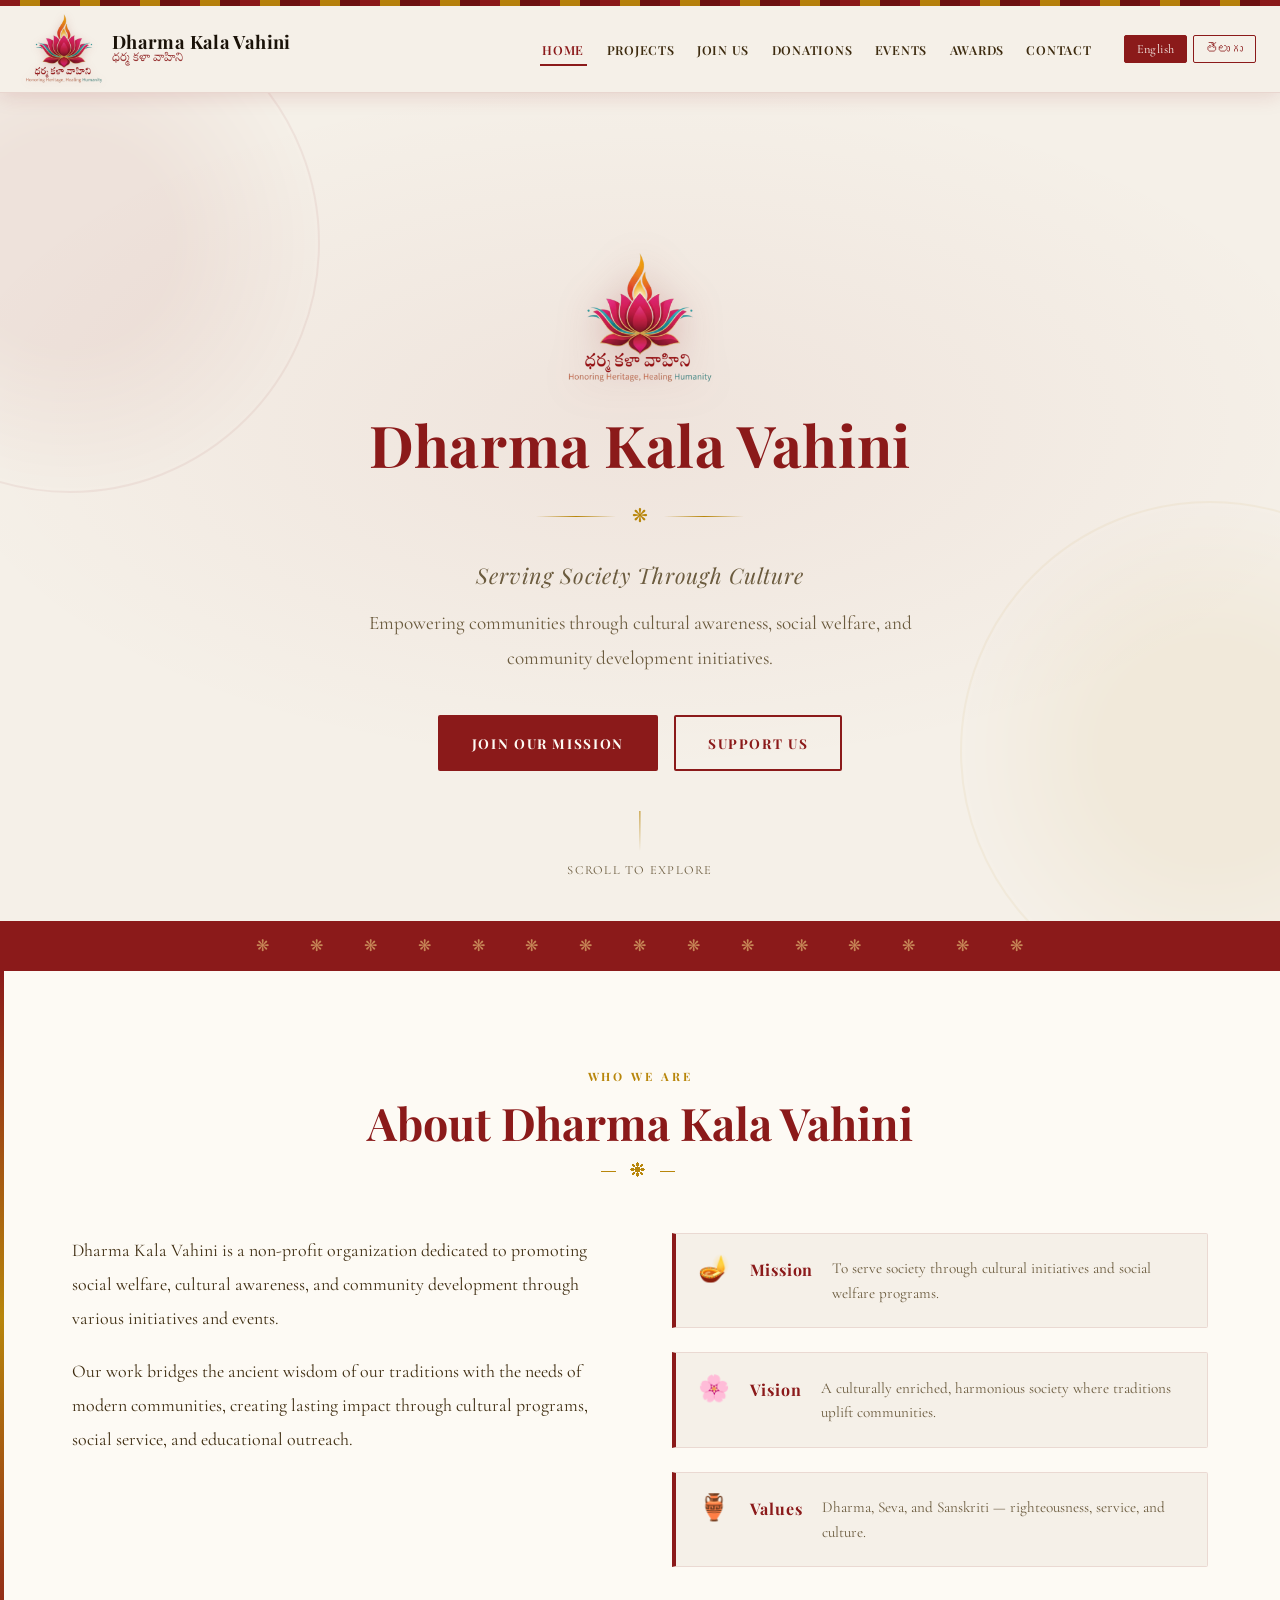
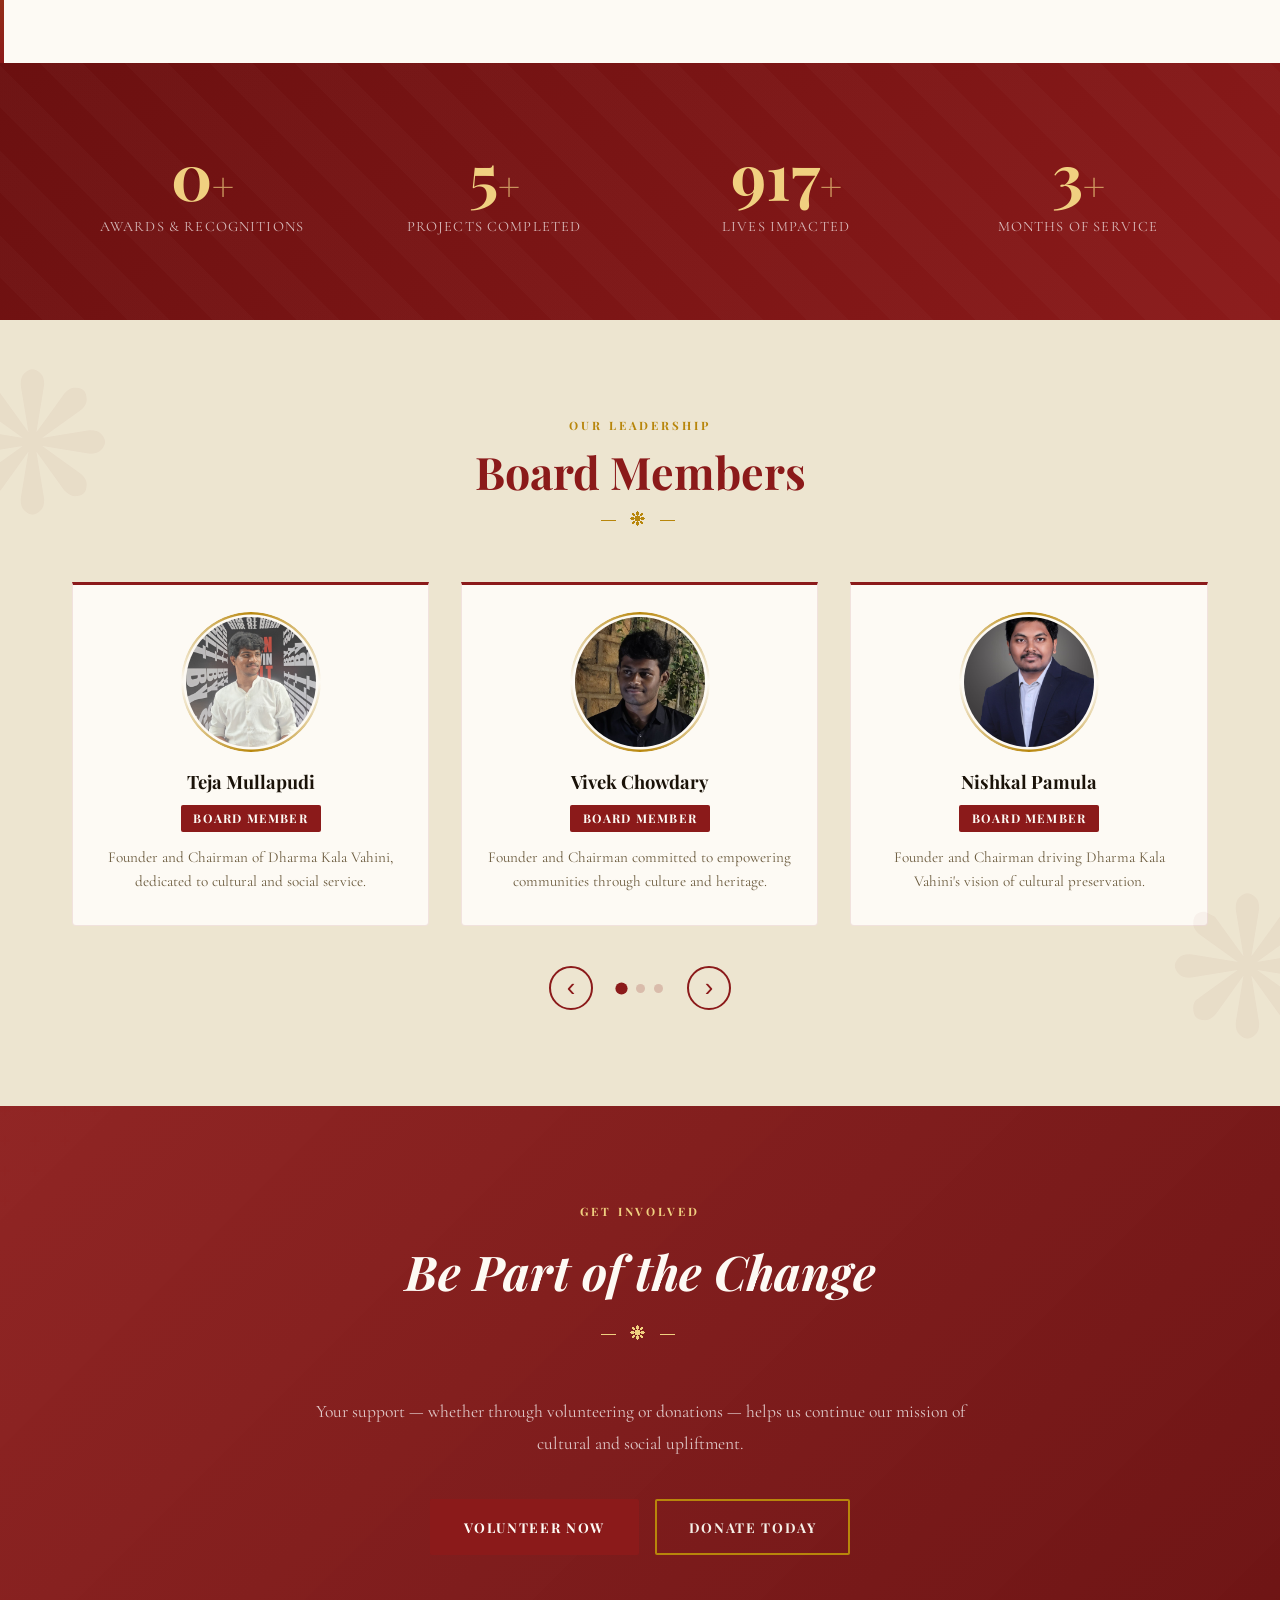
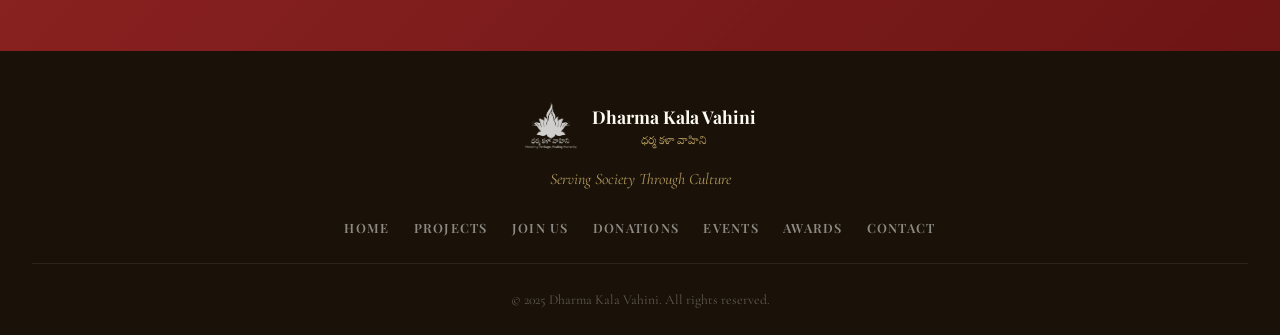
<file: index.html>
<!DOCTYPE html>
<html lang="en">
<head>
  <meta charset="UTF-8" />
  <meta name="viewport" content="width=device-width, initial-scale=1.0"/>
  <title>Dharma Kala Vahini</title>
  <link rel="preconnect" href="https://fonts.googleapis.com">
  <link rel="preconnect" href="https://fonts.gstatic.com" crossorigin>
  <link href="https://fonts.googleapis.com/css2?family=Playfair+Display:ital,wght@0,400;0,600;0,700;1,400&family=Cormorant+Garamond:ital,wght@0,300;0,400;0,500;1,300;1,400&family=Noto+Serif+Telugu:wght@400;600&display=swap" rel="stylesheet">
  <link rel="stylesheet" href="style.css">
</head>
<body>

  <!-- Decorative top border -->
  <div class="border-stripe"></div>

  <!-- NAVBAR -->
  <nav class="navbar" id="navbar">
    <div class="nav-inner">
      <div class="nav-logo">
        <img src="images/logo.png" alt="Dharma Kala Vahini Logo" class="nav-logo-img">
        <div class="logo-text">
          <span class="logo-main">Dharma Kala Vahini</span>
          <span class="logo-sub">ధర్మ కళా వాహిని</span>
        </div>
      </div>
      <ul class="nav-links">
        <li><a href="index.html" class="active">Home</a></li>
        <li><a href="projects.html">Projects</a></li>
        <li><a href="join.html">Join Us</a></li>
        <li><a href="donations.html">Donations</a></li>
        <li><a href="events.html" data-en="Events" data-te="కార్యక్రమాలు">Events</a></li>
        <li><a href="awards.html" data-en="Awards" data-te="అవార్డులు">Awards</a></li>
        <li><a href="contact.html" data-en="Contact" data-te="సంప్రదింపు">Contact</a></li>
      </ul>
      <div class="lang-toggle">
        <button class="lang-btn active" onclick="setLang('en')">English</button>
        <button class="lang-btn" onclick="setLang('te')">తెలుగు</button>
      </div>
      <button class="hamburger" id="hamburger" aria-label="Menu">
        <span></span><span></span><span></span>
      </button>
    </div>
  </nav>

  <!-- HERO -->
  <section class="hero">
    <div class="hero-mandala hero-mandala-left"></div>
    <div class="hero-mandala hero-mandala-right"></div>
    <div class="hero-content">
      <div class="hero-logo-wrap">
        <img src="images/logo.png" alt="Dharma Kala Vahini" class="hero-logo-img">
      </div>

      <h1 class="hero-org-name">
        <span class="hero-org-en lang-en">Dharma Kala Vahini</span>
        <span class="hero-org-te lang-te" style="display:none;">ధర్మ కళా వాహిని</span>
      </h1>

      <div class="hero-divider">
        <span class="divider-line"></span>
        <span class="divider-lotus">❋</span>
        <span class="divider-line"></span>
      </div>

      <p class="hero-quote" data-en="Serving Society Through Culture" data-te="సంస్కృతి ద్వారా సమాజ సేవ">
        Serving Society Through Culture
      </p>

      <p class="hero-subtitle" data-en="Empowering communities through cultural awareness, social welfare, and community development initiatives." data-te="సాంస్కృతిక చైతన్యం, సామాజిక సంక్షేమం మరియు సమాజ అభివృద్ధి కార్యక్రమాల ద్వారా సమాజాన్ని శక్తివంతం చేయడం.">
        Empowering communities through cultural awareness, social welfare, and community development initiatives.
      </p>

      <div class="hero-cta">
        <a href="join.html" class="btn-primary" data-en="Join Our Mission" data-te="మా మిషన్‌లో చేరండి">Join Our Mission</a>
        <a href="donations.html" class="btn-secondary" data-en="Support Us" data-te="మాకు సహాయం చేయండి">Support Us</a>
      </div>
    </div>
    <div class="hero-scroll-hint">
      <span></span>
      <span data-en="Scroll to explore" data-te="అన్వేషించడానికి స్క్రోల్ చేయండి">Scroll to explore</span>
    </div>
  </section>

  <!-- DECORATIVE BAND -->
  <div class="pattern-band">
    <div class="pattern-inner">
      <span>❋</span><span>❋</span><span>❋</span><span>❋</span><span>❋</span>
      <span>❋</span><span>❋</span><span>❋</span><span>❋</span><span>❋</span>
      <span>❋</span><span>❋</span><span>❋</span><span>❋</span><span>❋</span>
    </div>
  </div>

  <!-- ABOUT -->
  <section class="about-section">
    <div class="container">
      <div class="section-label" data-en="WHO WE ARE" data-te="మనం ఎవరు">WHO WE ARE</div>
      <h2 class="section-title" data-en="About Dharma Kala Vahini" data-te="ధర్మ కళా వాహిని గురించి">About Dharma Kala Vahini</h2>
      <div class="section-ornament">⸻ ❋ ⸻</div>
      <div class="about-grid">
        <div class="about-text">
          <p data-en="Dharma Kala Vahini is a non-profit organization dedicated to promoting social welfare, cultural awareness, and community development through various initiatives and events." data-te="ధర్మ కళా వాహిని అనేది వివిధ కార్యక్రమాలు మరియు ఈవెంట్‌ల ద్వారా సామాజిక సంక్షేమం, సాంస్కృతిక అవగాహన మరియు సమాజ అభివృద్ధిని ప్రోత్సహించడానికి అంకితమైన లాభాపేక్షలేని సంస్థ.">
            Dharma Kala Vahini is a non-profit organization dedicated to promoting social welfare, cultural awareness, and community development through various initiatives and events.
          </p>
          <p data-en="Our work bridges the ancient wisdom of our traditions with the needs of modern communities, creating lasting impact through cultural programs, social service, and educational outreach." data-te="మా పని మన సంప్రదాయాల పురాతన జ్ఞానాన్ని ఆధునిక సమాజాల అవసరాలతో అనుసంధానిస్తుంది, సాంస్కృతిక కార్యక్రమాలు, సామాజిక సేవ మరియు విద్యా కార్యక్రమాల ద్వారా శాశ్వత ప్రభావాన్ని సృష్టిస్తుంది.">
            Our work bridges the ancient wisdom of our traditions with the needs of modern communities, creating lasting impact through cultural programs, social service, and educational outreach.
          </p>
        </div>
        <div class="about-pillars">
          <div class="pillar">
            <div class="pillar-icon">🪔</div>
            <h3 data-en="Mission" data-te="లక్ష్యం">Mission</h3>
            <p data-en="To serve society through cultural initiatives and social welfare programs." data-te="సాంస్కృతిక కార్యక్రమాలు మరియు సామాజిక సంక్షేమ పథకాల ద్వారా సమాజానికి సేవ చేయడం.">To serve society through cultural initiatives and social welfare programs.</p>
          </div>
          <div class="pillar">
            <div class="pillar-icon">🌸</div>
            <h3 data-en="Vision" data-te="దృష్టి">Vision</h3>
            <p data-en="A culturally enriched, harmonious society where traditions uplift communities." data-te="సాంస్కృతికంగా సమృద్ధిగా, సామరస్యపూర్వకమైన సమాజం, ఇక్కడ సంప్రదాయాలు సమాజాలను ఉద్ధరిస్తాయి.">A culturally enriched, harmonious society where traditions uplift communities.</p>
          </div>
          <div class="pillar">
            <div class="pillar-icon">🏺</div>
            <h3 data-en="Values" data-te="విలువలు">Values</h3>
            <p data-en="Dharma, Seva, and Sanskriti — righteousness, service, and culture." data-te="ధర్మ, సేవ మరియు సంస్కృతి — నీతి, సేవ మరియు సంస్కృతి.">Dharma, Seva, and Sanskriti — righteousness, service, and culture.</p>
          </div>
        </div>
      </div>
    </div>
  </section>

  <!-- STATS -->
  <section class="stats-section">
    <div class="container">
      <div class="stats-grid">
        <div class="stat-item">
          <div class="stat-number" data-target="1">0</div>
          <div class="stat-label" data-en="Awards & Recognitions" data-te="అవార్డులు & గుర్తింపులు">Awards & Recognitions</div>
        </div>
        <div class="stat-item">
          <div class="stat-number" data-target="13">0</div>
          <div class="stat-label" data-en="Projects Completed" data-te="పూర్తయిన ప్రాజెక్టులు">Projects Completed</div>
        </div>
        <div class="stat-item">
          <div class="stat-number" data-target="2000">0</div>
          <div class="stat-label" data-en="Lives Impacted" data-te="ప్రభావితమైన జీవితాలు">Lives Impacted</div>
        </div>
        <div class="stat-item">
          <div class="stat-number" data-target="8">0</div>
          <div class="stat-label" data-en="Months of Service" data-te="సేవా నెలలు">Months of Service</div>
        </div>
      </div>
    </div>
  </section>

  <!-- BOARD MEMBERS -->
  <section class="board-section">
    <div class="container">
      <div class="section-label" data-en="OUR LEADERSHIP" data-te="మా నాయకత్వం">OUR LEADERSHIP</div>
      <h2 class="section-title" data-en="Board Members" data-te="బోర్డు సభ్యులు">Board Members</h2>
      <div class="section-ornament">⸻ ❋ ⸻</div>

      <div class="board-slider-wrapper">
        <div class="board-track-outer">
          <div class="board-track" id="boardTrack">

            <div class="board-card">
              <div class="board-card-inner">
                <div class="board-img-wrap">
                  <img src="images/board1.png" alt="Rajesh Kumar" onerror="this.src='https://ui-avatars.com/api/?name=Teja+Mullapudi&background=8B1A1A&color=F5F0E8&size=200&font-size=0.38'">
                  <div class="board-img-border"></div>
                </div>
                <div class="board-info">
                  <h3 data-en="Teja Mullapudi" data-te="తేజ ముల్లపూడి">Teja Mullapudi</h3>
                  <span class="board-role" data-en="Board Member" data-te="బోర్డు సభ్యుడు">Board Member</span>
                  <p data-en="Founder and Chairman of Dharma Kala Vahini, dedicated to cultural and social service." data-te="ధర్మ కళా వాహిని వ్యవస్థాపకుడు మరియు అధ్యక్షుడు, సాంస్కృతిక మరియు సామాజిక సేవకు అంకితమైనారు.">Founder and Chairman of Dharma Kala Vahini, dedicated to cultural and social service.</p>
                </div>
              </div>
            </div>

            <div class="board-card">
              <div class="board-card-inner">
                <div class="board-img-wrap">
                  <img src="images/board2.png" alt="Sunitha Devi" onerror="this.src='https://ui-avatars.com/api/?name=Vivek+Chowdary&background=8B1A1A&color=F5F0E8&size=200&font-size=0.38'">
                  <div class="board-img-border"></div>
                </div>
                <div class="board-info">
                  <h3 data-en="Vivek Chowdary" data-te="వివేక్ చౌదరి">Vivek Chowdary</h3>
                  <span class="board-role" data-en="Board Member" data-te="బోర్డు సభ్యుడు">Board Member</span>
                  <p data-en="Founder and Chairman committed to empowering communities through culture and heritage." data-te="సంస్కృతి మరియు వారసత్వం ద్వారా సమాజాలను శక్తివంతం చేయడానికి నిబద్ధుడైన వ్యవస్థాపకుడు.">Founder and Chairman committed to empowering communities through culture and heritage.</p>
                </div>
              </div>
            </div>

            <div class="board-card">
              <div class="board-card-inner">
                <div class="board-img-wrap">
                  <img src="images/board3.png" alt="Venkat Rao" onerror="this.src='https://ui-avatars.com/api/?name=Nishkal+Pamula&background=8B1A1A&color=F5F0E8&size=200&font-size=0.38'">
                  <div class="board-img-border"></div>
                </div>
                <div class="board-info">
                  <h3 data-en="Nishkal Pamula" data-te="నిష్కల్ పాముల">Nishkal Pamula</h3>
                  <span class="board-role" data-en="Board Member" data-te="బోర్డు సభ్యుడు">Board Member</span>
                  <p data-en="Founder and Chairman driving Dharma Kala Vahini's vision of cultural preservation." data-te="సాంస్కృతిక సంరక్షణ యొక్క ధర్మ కళా వాహిని దృష్టిని నడిపించే వ్యవస్థాపకుడు మరియు అధ్యక్షుడు.">Founder and Chairman driving Dharma Kala Vahini's vision of cultural preservation.</p>
                </div>
              </div>
            </div>

            <div class="board-card">
              <div class="board-card-inner">
                <div class="board-img-wrap">
                  <img src="images/board4.png" alt="Priya Sharma" onerror="this.src='https://ui-avatars.com/api/?name=Sirnija+Somisetty&background=8B1A1A&color=F5F0E8&size=200&font-size=0.38'">
                  <div class="board-img-border"></div>
                </div>
                <div class="board-info">
                  <h3 data-en="Sirnija Somisetty" data-te="సిర్నిజ సోమిశెట్టి">Sirnija Somisetty</h3>
                  <span class="board-role" data-en="Board Member" data-te="బోర్డు సభ్యురాలు">Board Member</span>
                  <p data-en="Board member focused on human resources and volunteer coordination for the organisation." data-te="సంస్థకు మానవ వనరులు మరియు స్వచ్ఛంద సేవకుల సమన్వయంపై దృష్టి కేంద్రీకరించే బోర్డు సభ్యురాలు.">Board member focused on human resources and volunteer coordination for the organisation.</p>
                </div>
              </div>
            </div>

            <div class="board-card">
              <div class="board-card-inner">
                <div class="board-img-wrap">
                  <img src="images/board5.png" alt="Mohan Reddy" onerror="this.src='https://ui-avatars.com/api/?name=Siri+Chowhan&background=8B1A1A&color=F5F0E8&size=200&font-size=0.38'">
                  <div class="board-img-border"></div>
                </div>
                <div class="board-info">
                  <h3 data-en="Siri Chowhan" data-te="సిరి చౌహాన్">Siri Chowhan</h3>
                  <span class="board-role" data-en="Board Member" data-te="బోర్డు సభ్యురాలు">Board Member</span>
                  <p data-en="Board member ensuring warm hospitality and seamless experiences at all our events." data-te="మా అన్ని కార్యక్రమాలలో వెచ్చని ఆతిథ్యం మరియు సజావైన అనుభవాలను నిర్ధారించే బోర్డు సభ్యురాలు.">Board member ensuring warm hospitality and seamless experiences at all our events.</p>
                </div>
              </div>
            </div>

          </div>
        </div>

        <div class="slider-controls">
          <button class="slider-btn" id="prevBtn" aria-label="Previous">‹</button>
          <div class="slider-dots" id="sliderDots"></div>
          <button class="slider-btn" id="nextBtn" aria-label="Next">›</button>
        </div>
      </div>

    </div>
  </section>

  <!-- CALL TO ACTION -->
  <section class="cta-section">
    <div class="cta-overlay"></div>
    <div class="cta-content">
      <div class="section-label light" data-en="GET INVOLVED" data-te="భాగస్వాములు అవ్వండి">GET INVOLVED</div>
      <h2 data-en="Be Part of the Change" data-te="మార్పులో భాగమవ్వండి">Be Part of the Change</h2>
      <div class="section-ornament light">⸻ ❋ ⸻</div>
      <p data-en="Your support — whether through volunteering or donations — helps us continue our mission of cultural and social upliftment." data-te="మీ మద్దతు — స్వచ్ఛంద సేవ ద్వారా అయినా లేదా విరాళాల ద్వారా అయినా — సాంస్కృతిక మరియు సామాజిక అభ్యున్నతి యొక్క మా లక్ష్యాన్ని కొనసాగించడంలో మాకు సహాయపడుతుంది.">
        Your support — whether through volunteering or donations — helps us continue our mission of cultural and social upliftment.
      </p>
      <div class="cta-buttons">
        <a href="join.html" class="btn-primary" data-en="Volunteer Now" data-te="ఇప్పుడు స్వచ్ఛందంగా పని చేయండి">Volunteer Now</a>
        <a href="donations.html" class="btn-outline" data-en="Donate Today" data-te="ఈరోజు విరాళమివ్వండి">Donate Today</a>
      </div>
    </div>
  </section>

  <!-- FOOTER -->
  <footer class="footer">
    <div class="footer-top">
      <div class="footer-brand">
        <img src="images/logo.png" alt="Dharma Kala Vahini" class="footer-logo-img">
        <div>
          <div class="footer-logo-text">Dharma Kala Vahini</div>
          <div class="footer-logo-sub">ధర్మ కళా వాహిని</div>
        </div>
      </div>
      <p class="footer-tagline" data-en="Serving Society Through Culture" data-te="సంస్కృతి ద్వారా సమాజ సేవ">Serving Society Through Culture</p>
    </div>
    <div class="footer-links">
      <a href="index.html" data-en="Home" data-te="హోమ్">Home</a>
      <a href="projects.html" data-en="Projects" data-te="ప్రాజెక్టులు">Projects</a>
      <a href="join.html" data-en="Join Us" data-te="మాలో చేరండి">Join Us</a>
      <a href="donations.html" data-en="Donations" data-te="విరాళాలు">Donations</a>
      <a href="events.html" data-en="Events" data-te="కార్యక్రమాలు">Events</a>
      <a href="awards.html" data-en="Awards" data-te="అవార్డులు">Awards</a>
      <a href="contact.html" data-en="Contact" data-te="సంప్రదింపు">Contact</a>
    </div>
    <div class="footer-bottom">
      <p data-en="© 2025 Dharma Kala Vahini. All rights reserved." data-te="© 2025 ధర్మ కళా వాహిని. అన్ని హక్కులు రిజర్వ్ చేయబడ్డాయి.">© 2025 Dharma Kala Vahini. All rights reserved.</p>
    </div>
  </footer>

  <script src="script.js"></script>
</body>
</html>
</file>
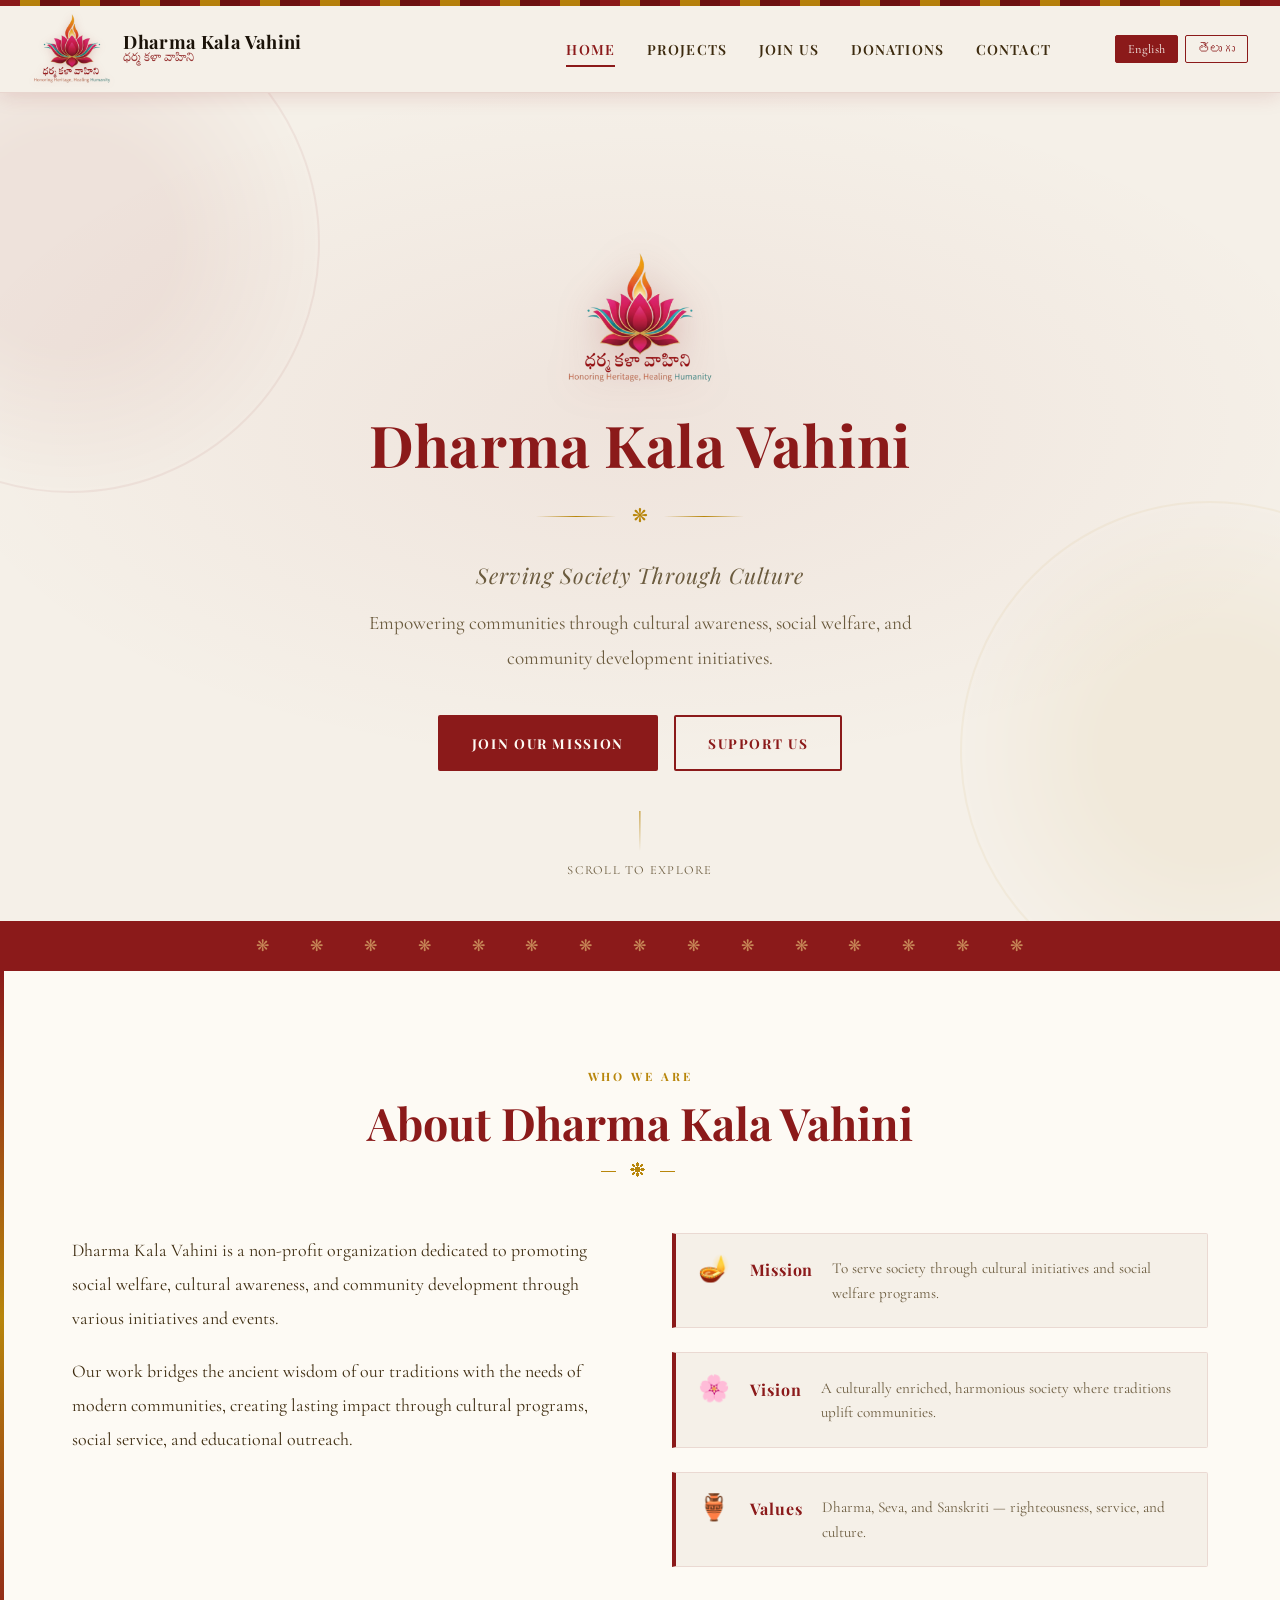
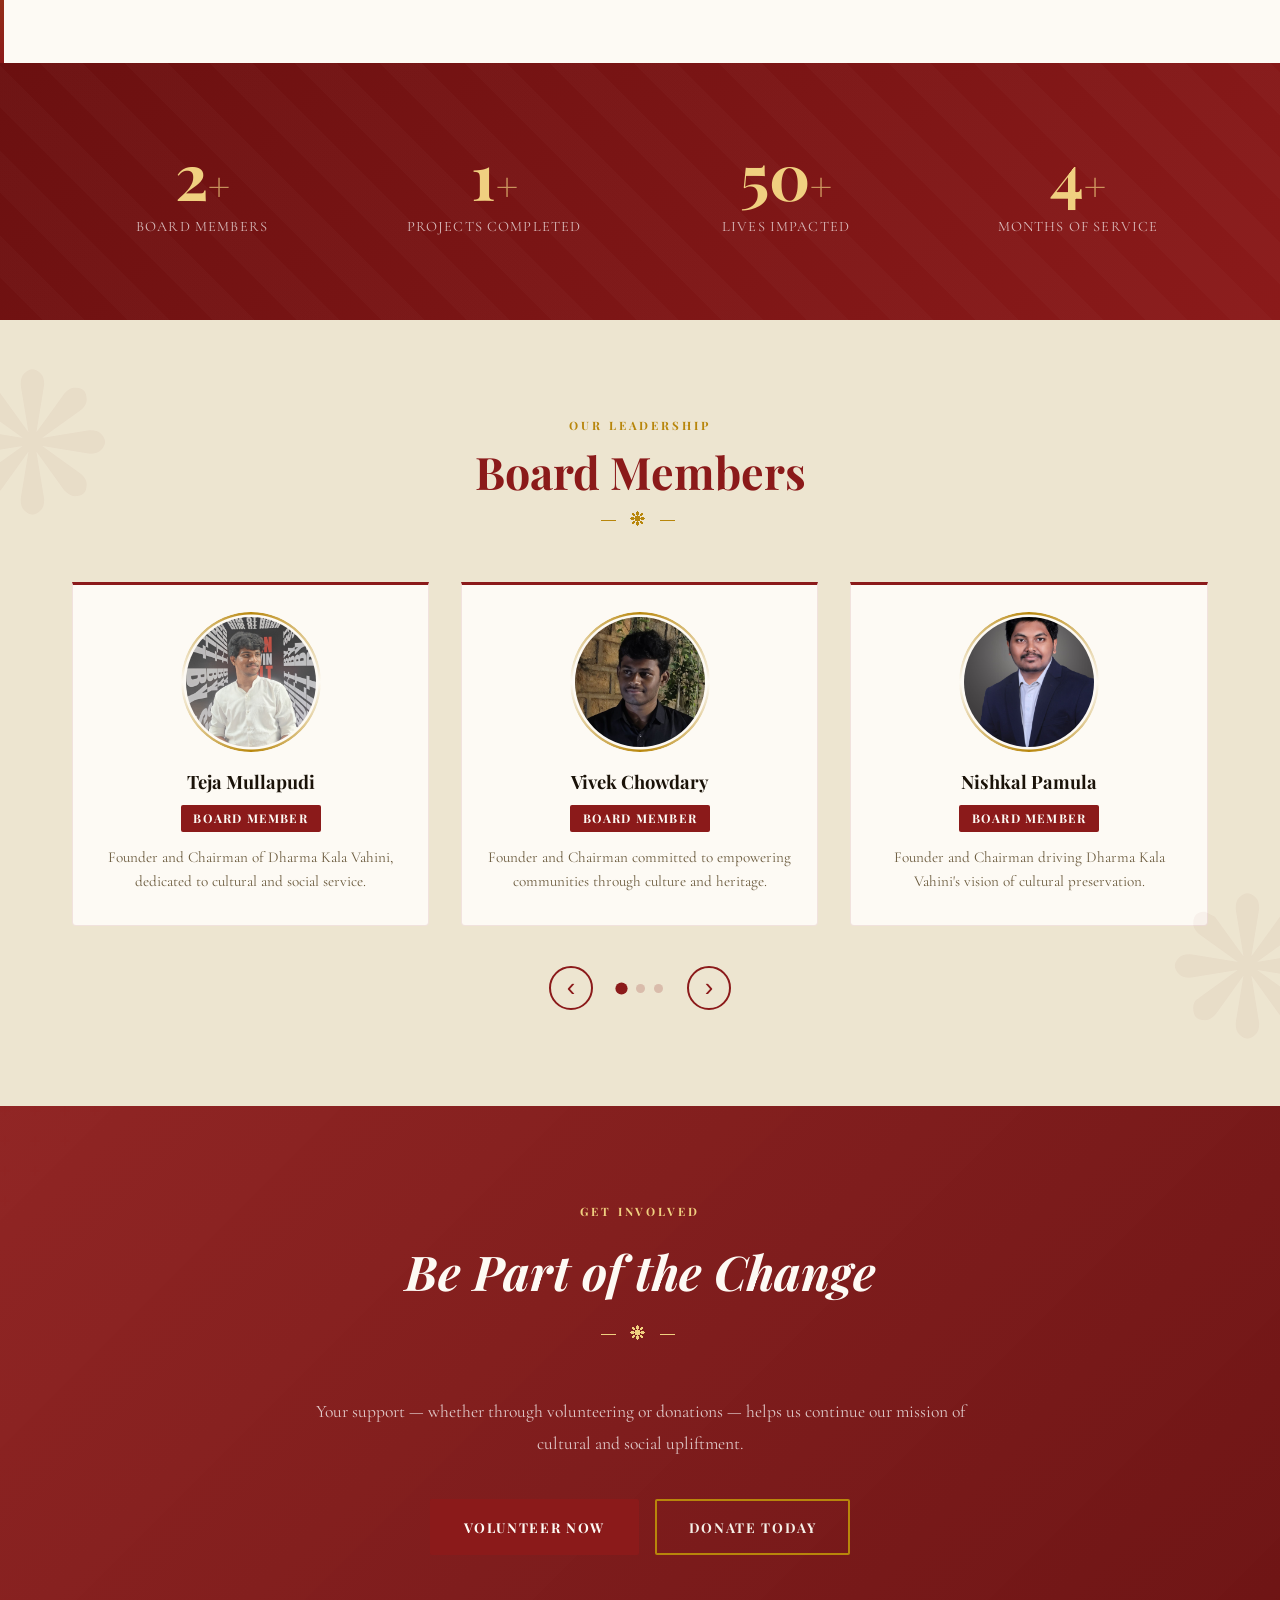
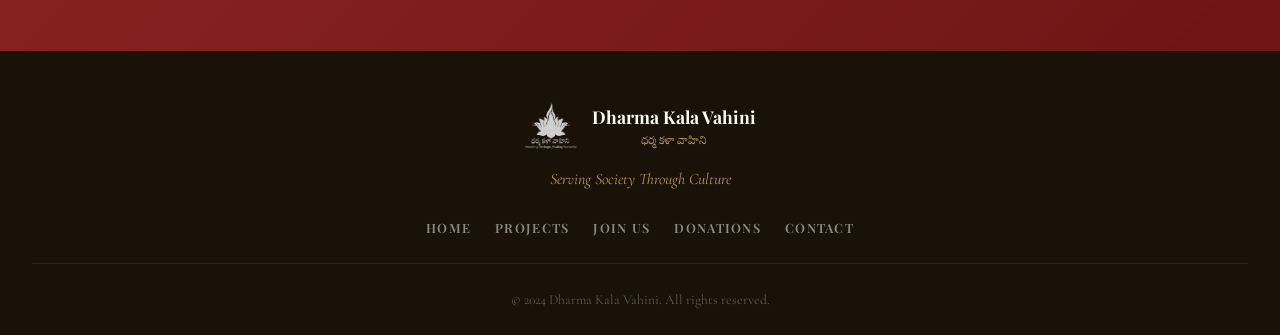
<file: DKV_frontend/index.html>
<!DOCTYPE html>
<html lang="en">
<head>
  <meta charset="UTF-8" />
  <meta name="viewport" content="width=device-width, initial-scale=1.0"/>
  <title>Dharma Kala Vahini</title>
  <link rel="preconnect" href="https://fonts.googleapis.com">
  <link rel="preconnect" href="https://fonts.gstatic.com" crossorigin>
  <link href="https://fonts.googleapis.com/css2?family=Playfair+Display:ital,wght@0,400;0,600;0,700;1,400&family=Cormorant+Garamond:ital,wght@0,300;0,400;0,500;1,300;1,400&family=Noto+Serif+Telugu:wght@400;600&display=swap" rel="stylesheet">
  <link rel="stylesheet" href="style.css">
</head>
<body>

  <!-- Decorative top border -->
  <div class="border-stripe"></div>

  <!-- NAVBAR -->
  <nav class="navbar" id="navbar">
    <div class="nav-inner">
      <div class="nav-logo">
        <img src="images/logo.png" alt="Dharma Kala Vahini Logo" class="nav-logo-img">
        <div class="logo-text">
          <span class="logo-main">Dharma Kala Vahini</span>
          <span class="logo-sub">ధర్మ కళా వాహిని</span>
        </div>
      </div>
      <ul class="nav-links">
        <li><a href="index.html" class="active">Home</a></li>
        <li><a href="projects.html">Projects</a></li>
        <li><a href="join.html">Join Us</a></li>
        <li><a href="donations.html">Donations</a></li>
        <li><a href="contact.html">Contact</a></li>
      </ul>
      <div class="lang-toggle">
        <button class="lang-btn active" onclick="setLang('en')">English</button>
        <button class="lang-btn" onclick="setLang('te')">తెలుగు</button>
      </div>
      <button class="hamburger" id="hamburger" aria-label="Menu">
        <span></span><span></span><span></span>
      </button>
    </div>
  </nav>

  <!-- HERO -->
  <section class="hero">
    <div class="hero-mandala hero-mandala-left"></div>
    <div class="hero-mandala hero-mandala-right"></div>
    <div class="hero-content">
      <div class="hero-logo-wrap">
        <img src="images/logo.png" alt="Dharma Kala Vahini" class="hero-logo-img">
      </div>

      <h1 class="hero-org-name">
        <span class="hero-org-en lang-en">Dharma Kala Vahini</span>
        <span class="hero-org-te lang-te" style="display:none;">ధర్మ కళా వాహిని</span>
      </h1>

      <div class="hero-divider">
        <span class="divider-line"></span>
        <span class="divider-lotus">❋</span>
        <span class="divider-line"></span>
      </div>

      <p class="hero-quote" data-en="Serving Society Through Culture" data-te="సంస్కృతి ద్వారా సమాజ సేవ">
        Serving Society Through Culture
      </p>

      <p class="hero-subtitle" data-en="Empowering communities through cultural awareness, social welfare, and community development initiatives." data-te="సాంస్కృతిక చైతన్యం, సామాజిక సంక్షేమం మరియు సమాజ అభివృద్ధి కార్యక్రమాల ద్వారా సమాజాన్ని శక్తివంతం చేయడం.">
        Empowering communities through cultural awareness, social welfare, and community development initiatives.
      </p>

      <div class="hero-cta">
        <a href="join.html" class="btn-primary" data-en="Join Our Mission" data-te="మా మిషన్‌లో చేరండి">Join Our Mission</a>
        <a href="donations.html" class="btn-secondary" data-en="Support Us" data-te="మాకు సహాయం చేయండి">Support Us</a>
      </div>
    </div>
    <div class="hero-scroll-hint">
      <span></span>
      <span data-en="Scroll to explore" data-te="అన్వేషించడానికి స్క్రోల్ చేయండి">Scroll to explore</span>
    </div>
  </section>

  <!-- DECORATIVE BAND -->
  <div class="pattern-band">
    <div class="pattern-inner">
      <span>❋</span><span>❋</span><span>❋</span><span>❋</span><span>❋</span>
      <span>❋</span><span>❋</span><span>❋</span><span>❋</span><span>❋</span>
      <span>❋</span><span>❋</span><span>❋</span><span>❋</span><span>❋</span>
    </div>
  </div>

  <!-- ABOUT -->
  <section class="about-section">
    <div class="container">
      <div class="section-label" data-en="WHO WE ARE" data-te="మనం ఎవరు">WHO WE ARE</div>
      <h2 class="section-title" data-en="About Dharma Kala Vahini" data-te="ధర్మ కళా వాహిని గురించి">About Dharma Kala Vahini</h2>
      <div class="section-ornament">⸻ ❋ ⸻</div>
      <div class="about-grid">
        <div class="about-text">
          <p data-en="Dharma Kala Vahini is a non-profit organization dedicated to promoting social welfare, cultural awareness, and community development through various initiatives and events." data-te="ధర్మ కళా వాహిని అనేది వివిధ కార్యక్రమాలు మరియు ఈవెంట్‌ల ద్వారా సామాజిక సంక్షేమం, సాంస్కృతిక అవగాహన మరియు సమాజ అభివృద్ధిని ప్రోత్సహించడానికి అంకితమైన లాభాపేక్షలేని సంస్థ.">
            Dharma Kala Vahini is a non-profit organization dedicated to promoting social welfare, cultural awareness, and community development through various initiatives and events.
          </p>
          <p data-en="Our work bridges the ancient wisdom of our traditions with the needs of modern communities, creating lasting impact through cultural programs, social service, and educational outreach." data-te="మా పని మన సంప్రదాయాల పురాతన జ్ఞానాన్ని ఆధునిక సమాజాల అవసరాలతో అనుసంధానిస్తుంది, సాంస్కృతిక కార్యక్రమాలు, సామాజిక సేవ మరియు విద్యా కార్యక్రమాల ద్వారా శాశ్వత ప్రభావాన్ని సృష్టిస్తుంది.">
            Our work bridges the ancient wisdom of our traditions with the needs of modern communities, creating lasting impact through cultural programs, social service, and educational outreach.
          </p>
        </div>
        <div class="about-pillars">
          <div class="pillar">
            <div class="pillar-icon">🪔</div>
            <h3 data-en="Mission" data-te="లక్ష్యం">Mission</h3>
            <p data-en="To serve society through cultural initiatives and social welfare programs." data-te="సాంస్కృతిక కార్యక్రమాలు మరియు సామాజిక సంక్షేమ పథకాల ద్వారా సమాజానికి సేవ చేయడం.">To serve society through cultural initiatives and social welfare programs.</p>
          </div>
          <div class="pillar">
            <div class="pillar-icon">🌸</div>
            <h3 data-en="Vision" data-te="దృష్టి">Vision</h3>
            <p data-en="A culturally enriched, harmonious society where traditions uplift communities." data-te="సాంస్కృతికంగా సమృద్ధిగా, సామరస్యపూర్వకమైన సమాజం, ఇక్కడ సంప్రదాయాలు సమాజాలను ఉద్ధరిస్తాయి.">A culturally enriched, harmonious society where traditions uplift communities.</p>
          </div>
          <div class="pillar">
            <div class="pillar-icon">🏺</div>
            <h3 data-en="Values" data-te="విలువలు">Values</h3>
            <p data-en="Dharma, Seva, and Sanskriti — righteousness, service, and culture." data-te="ధర్మ, సేవ మరియు సంస్కృతి — నీతి, సేవ మరియు సంస్కృతి.">Dharma, Seva, and Sanskriti — righteousness, service, and culture.</p>
          </div>
        </div>
      </div>
    </div>
  </section>

  <!-- STATS -->
  <section class="stats-section">
    <div class="container">
      <div class="stats-grid">
        <div class="stat-item">
          <div class="stat-number" data-target="5">0</div>
          <div class="stat-label" data-en="Board Members" data-te="బోర్డు సభ్యులు">Board Members</div>
        </div>
        <div class="stat-item">
          <div class="stat-number" data-target="3">0</div>
          <div class="stat-label" data-en="Projects Completed" data-te="పూర్తయిన ప్రాజెక్టులు">Projects Completed</div>
        </div>
        <div class="stat-item">
          <div class="stat-number" data-target="100">0</div>
          <div class="stat-label" data-en="Lives Impacted" data-te="ప్రభావితమైన జీవితాలు">Lives Impacted</div>
        </div>
        <div class="stat-item">
          <div class="stat-number" data-target="8">0</div>
          <div class="stat-label" data-en="Months of Service" data-te="సేవా నెలలు">Months of Service</div>
        </div>
      </div>
    </div>
  </section>

  <!-- BOARD MEMBERS -->
  <section class="board-section">
    <div class="container">
      <div class="section-label" data-en="OUR LEADERSHIP" data-te="మా నాయకత్వం">OUR LEADERSHIP</div>
      <h2 class="section-title" data-en="Board Members" data-te="బోర్డు సభ్యులు">Board Members</h2>
      <div class="section-ornament">⸻ ❋ ⸻</div>

      <div class="board-slider-wrapper">
        <div class="board-track-outer">
          <div class="board-track" id="boardTrack">

            <div class="board-card">
              <div class="board-card-inner">
                <div class="board-img-wrap">
                  <img src="images/board1.png" alt="Rajesh Kumar" onerror="this.src='https://ui-avatars.com/api/?name=Teja+Mullapudi&background=8B1A1A&color=F5F0E8&size=200&font-size=0.38'">
                  <div class="board-img-border"></div>
                </div>
                <div class="board-info">
                  <h3 data-en="Teja Mullapudi" data-te="తేజ ముల్లపూడి">Teja Mullapudi</h3>
                  <span class="board-role" data-en="Board Member" data-te="బోర్డు సభ్యుడు">Board Member</span>
                  <p data-en="Founder and Chairman of Dharma Kala Vahini, dedicated to cultural and social service." data-te="ధర్మ కళా వాహిని వ్యవస్థాపకుడు మరియు అధ్యక్షుడు, సాంస్కృతిక మరియు సామాజిక సేవకు అంకితమైనారు.">Founder and Chairman of Dharma Kala Vahini, dedicated to cultural and social service.</p>
                </div>
              </div>
            </div>

            <div class="board-card">
              <div class="board-card-inner">
                <div class="board-img-wrap">
                  <img src="images/board2.png" alt="Sunitha Devi" onerror="this.src='https://ui-avatars.com/api/?name=Vivek+Chowdary&background=8B1A1A&color=F5F0E8&size=200&font-size=0.38'">
                  <div class="board-img-border"></div>
                </div>
                <div class="board-info">
                  <h3 data-en="Vivek Chowdary" data-te="వివేక్ చౌదరి">Vivek Chowdary</h3>
                  <span class="board-role" data-en="Board Member" data-te="బోర్డు సభ్యుడు">Board Member</span>
                  <p data-en="Founder and Chairman committed to empowering communities through culture and heritage." data-te="సంస్కృతి మరియు వారసత్వం ద్వారా సమాజాలను శక్తివంతం చేయడానికి నిబద్ధుడైన వ్యవస్థాపకుడు.">Founder and Chairman committed to empowering communities through culture and heritage.</p>
                </div>
              </div>
            </div>

            <div class="board-card">
              <div class="board-card-inner">
                <div class="board-img-wrap">
                  <img src="images/board3.png" alt="Venkat Rao" onerror="this.src='https://ui-avatars.com/api/?name=Nishkal+Pamula&background=8B1A1A&color=F5F0E8&size=200&font-size=0.38'">
                  <div class="board-img-border"></div>
                </div>
                <div class="board-info">
                  <h3 data-en="Nishkal Pamula" data-te="నిష్కల్ పాముల">Nishkal Pamula</h3>
                  <span class="board-role" data-en="Board Member" data-te="బోర్డు సభ్యుడు">Board Member</span>
                  <p data-en="Founder and Chairman driving Dharma Kala Vahini's vision of cultural preservation." data-te="సాంస్కృతిక సంరక్షణ యొక్క ధర్మ కళా వాహిని దృష్టిని నడిపించే వ్యవస్థాపకుడు మరియు అధ్యక్షుడు.">Founder and Chairman driving Dharma Kala Vahini's vision of cultural preservation.</p>
                </div>
              </div>
            </div>

            <div class="board-card">
              <div class="board-card-inner">
                <div class="board-img-wrap">
                  <img src="images/board4.png" alt="Priya Sharma" onerror="this.src='https://ui-avatars.com/api/?name=Sirnija+Somisetty&background=8B1A1A&color=F5F0E8&size=200&font-size=0.38'">
                  <div class="board-img-border"></div>
                </div>
                <div class="board-info">
                  <h3 data-en="Sirnija Somisetty" data-te="సిర్నిజ సోమిశెట్టి">Sirnija Somisetty</h3>
                  <span class="board-role" data-en="Board Member" data-te="బోర్డు సభ్యురాలు">Board Member</span>
                  <p data-en="Board member focused on human resources and volunteer coordination for the organisation." data-te="సంస్థకు మానవ వనరులు మరియు స్వచ్ఛంద సేవకుల సమన్వయంపై దృష్టి కేంద్రీకరించే బోర్డు సభ్యురాలు.">Board member focused on human resources and volunteer coordination for the organisation.</p>
                </div>
              </div>
            </div>

            <div class="board-card">
              <div class="board-card-inner">
                <div class="board-img-wrap">
                  <img src="images/board5.png" alt="Mohan Reddy" onerror="this.src='https://ui-avatars.com/api/?name=Siri+Chowhan&background=8B1A1A&color=F5F0E8&size=200&font-size=0.38'">
                  <div class="board-img-border"></div>
                </div>
                <div class="board-info">
                  <h3 data-en="Siri Chowhan" data-te="సిరి చౌహాన్">Siri Chowhan</h3>
                  <span class="board-role" data-en="Board Member" data-te="బోర్డు సభ్యురాలు">Board Member</span>
                  <p data-en="Board member ensuring warm hospitality and seamless experiences at all our events." data-te="మా అన్ని కార్యక్రమాలలో వెచ్చని ఆతిథ్యం మరియు సజావైన అనుభవాలను నిర్ధారించే బోర్డు సభ్యురాలు.">Board member ensuring warm hospitality and seamless experiences at all our events.</p>
                </div>
              </div>
            </div>

          </div>
        </div>

        <div class="slider-controls">
          <button class="slider-btn" id="prevBtn" aria-label="Previous">‹</button>
          <div class="slider-dots" id="sliderDots"></div>
          <button class="slider-btn" id="nextBtn" aria-label="Next">›</button>
        </div>
      </div>

    </div>
  </section>

  <!-- CALL TO ACTION -->
  <section class="cta-section">
    <div class="cta-overlay"></div>
    <div class="cta-content">
      <div class="section-label light" data-en="GET INVOLVED" data-te="భాగస్వాములు అవ్వండి">GET INVOLVED</div>
      <h2 data-en="Be Part of the Change" data-te="మార్పులో భాగమవ్వండి">Be Part of the Change</h2>
      <div class="section-ornament light">⸻ ❋ ⸻</div>
      <p data-en="Your support — whether through volunteering or donations — helps us continue our mission of cultural and social upliftment." data-te="మీ మద్దతు — స్వచ్ఛంద సేవ ద్వారా అయినా లేదా విరాళాల ద్వారా అయినా — సాంస్కృతిక మరియు సామాజిక అభ్యున్నతి యొక్క మా లక్ష్యాన్ని కొనసాగించడంలో మాకు సహాయపడుతుంది.">
        Your support — whether through volunteering or donations — helps us continue our mission of cultural and social upliftment.
      </p>
      <div class="cta-buttons">
        <a href="join.html" class="btn-primary" data-en="Volunteer Now" data-te="ఇప్పుడు స్వచ్ఛందంగా పని చేయండి">Volunteer Now</a>
        <a href="donations.html" class="btn-outline" data-en="Donate Today" data-te="ఈరోజు విరాళమివ్వండి">Donate Today</a>
      </div>
    </div>
  </section>

  <!-- FOOTER -->
  <footer class="footer">
    <div class="footer-top">
      <div class="footer-brand">
        <img src="images/logo.png" alt="Dharma Kala Vahini" class="footer-logo-img">
        <div>
          <div class="footer-logo-text">Dharma Kala Vahini</div>
          <div class="footer-logo-sub">ధర్మ కళా వాహిని</div>
        </div>
      </div>
      <p class="footer-tagline" data-en="Serving Society Through Culture" data-te="సంస్కృతి ద్వారా సమాజ సేవ">Serving Society Through Culture</p>
    </div>
    <div class="footer-links">
      <a href="index.html" data-en="Home" data-te="హోమ్">Home</a>
      <a href="projects.html" data-en="Projects" data-te="ప్రాజెక్టులు">Projects</a>
      <a href="join.html" data-en="Join Us" data-te="మాలో చేరండి">Join Us</a>
      <a href="donations.html" data-en="Donations" data-te="విరాళాలు">Donations</a>
      <a href="contact.html" data-en="Contact" data-te="సంప్రదింపు">Contact</a>
    </div>
    <div class="footer-bottom">
      <p data-en="© 2024 Dharma Kala Vahini. All rights reserved." data-te="© 2024 ధర్మ కళా వాహిని. అన్ని హక్కులు రిజర్వ్ చేయబడ్డాయి.">© 2024 Dharma Kala Vahini. All rights reserved.</p>
    </div>
  </footer>

  <script src="script.js"></script>
</body>
</html>
</file>
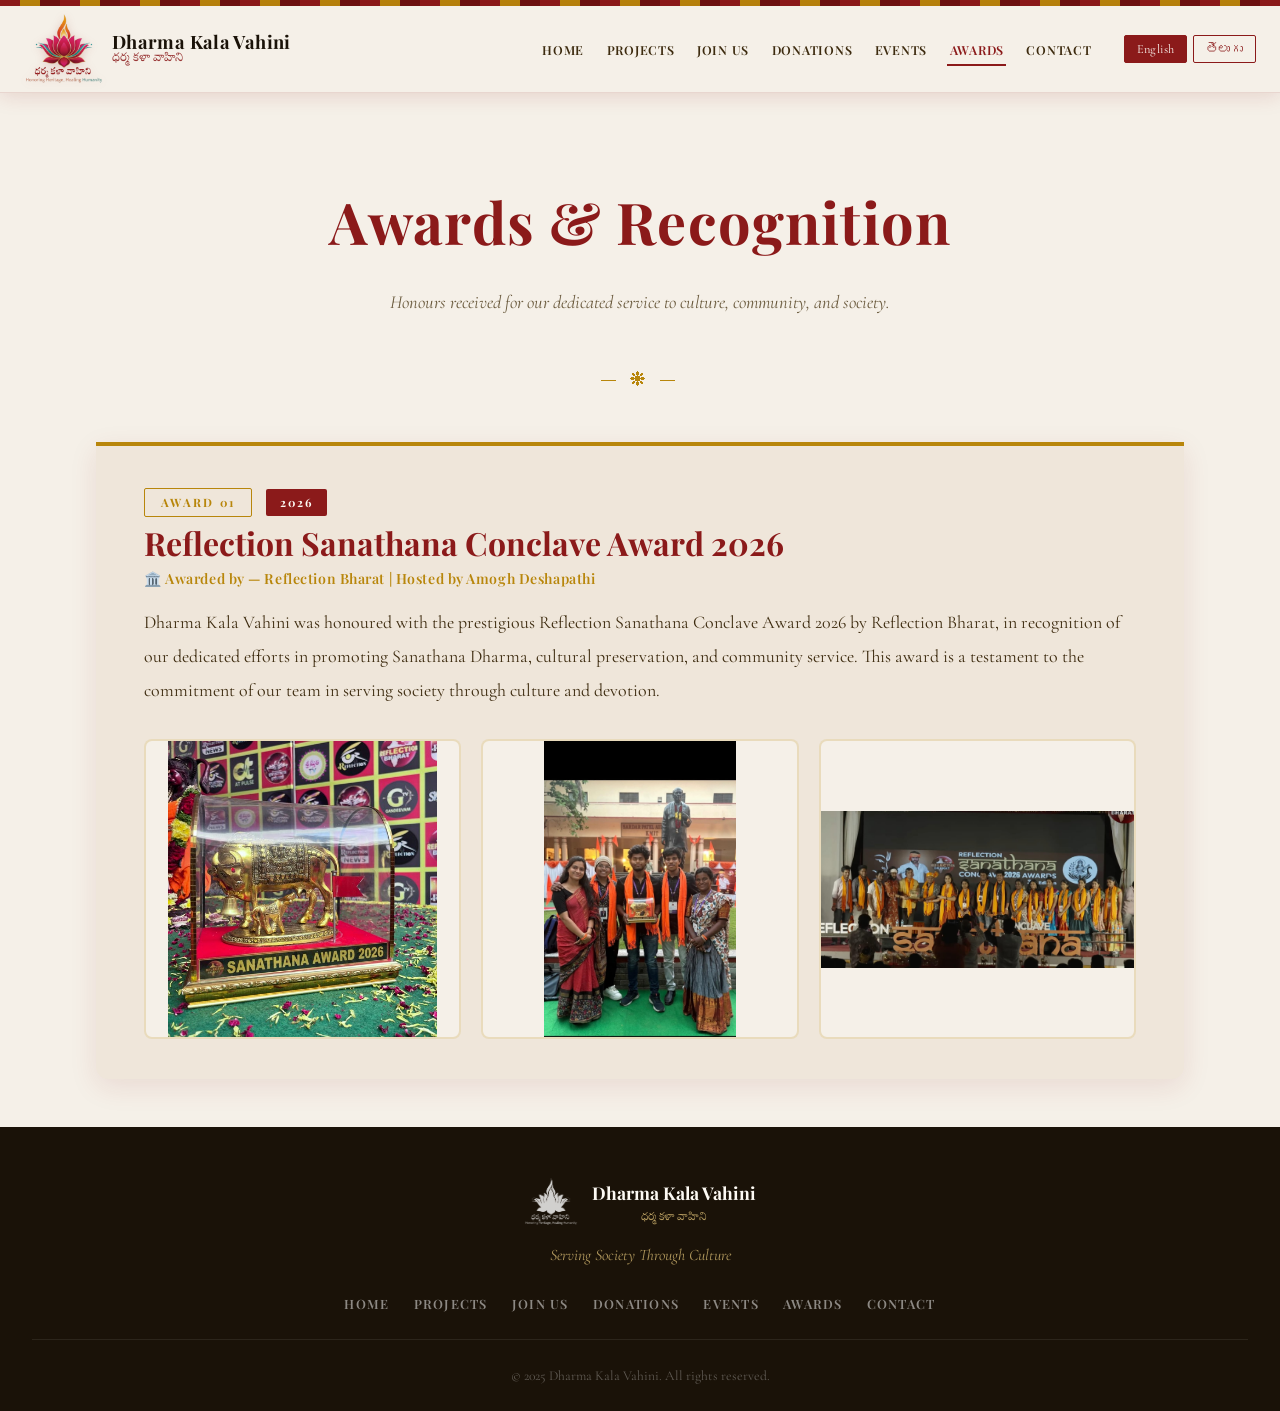
<file: awards.html>
<!DOCTYPE html>
<html lang="en">
<head>
  <!-- Google tag (gtag.js) -->
  <script async src="https://www.googletagmanager.com/gtag/js?id=G-B5S5HB3VNK"></script>
  <script>
    window.dataLayer = window.dataLayer || [];
    function gtag(){dataLayer.push(arguments);}
    gtag('js', new Date());
    gtag('config', 'G-B5S5HB3VNK');
  </script>
  <meta charset="UTF-8" />
  <meta name="viewport" content="width=device-width, initial-scale=1.0"/>
  <title>Awards & Recognition – Dharma Kala Vahini</title>
  <link rel="preconnect" href="https://fonts.googleapis.com">
  <link rel="preconnect" href="https://fonts.gstatic.com" crossorigin>
  <link href="https://fonts.googleapis.com/css2?family=Playfair+Display:ital,wght@0,400;0,600;0,700;1,400&family=Cormorant+Garamond:ital,wght@0,300;0,400;0,500;1,300;1,400&family=Noto+Serif+Telugu:wght@400;600&display=swap" rel="stylesheet">
  <link rel="stylesheet" href="style.css">
  <style>

    /* ── PAGE TITLE (same as projects page) ── */
    .awards-title {
      text-align: center;
      padding: 5rem 2rem 1rem;
      font-family: 'Playfair Display', Georgia, serif;
      font-size: clamp(2.4rem, 5vw, 3.6rem);
      font-weight: 700;
      color: #8B1A1A;
      letter-spacing: 0.02em;
    }
    .awards-subtitle {
      text-align: center;
      font-family: 'Cormorant Garamond', Georgia, serif;
      font-style: italic;
      font-size: 1.15rem;
      color: #6B5B3E;
      margin-bottom: 3rem;
    }
    .awards-ornament {
      text-align: center;
      color: #B8860B;
      font-size: 1rem;
      letter-spacing: 0.3em;
      margin-bottom: 3rem;
    }

    /* ── AWARD CARD (same structure as project card) ── */
    .award {
      background: #EFE6DA;
      margin: 0 auto 3rem;
      padding: 2.5rem 3rem;
      width: 85%;
      border-radius: 0 0 12px 12px;
      border-top: 4px solid #B8860B;
      box-shadow: 0 8px 28px rgba(139,26,26,0.1);
      transition: transform 0.3s ease, box-shadow 0.3s ease, border-top-color 0.3s;
    }
    .award:hover {
      transform: translateY(-6px);
      box-shadow: 0 14px 40px rgba(139,26,26,0.18);
      border-top-color: #8B1A1A;
    }
    .award-num {
      display: inline-block;
      font-family: 'Playfair Display', Georgia, serif;
      font-size: 0.72rem;
      font-weight: 700;
      letter-spacing: 0.2em;
      text-transform: uppercase;
      color: #B8860B;
      border: 1px solid #B8860B;
      padding: 0.25rem 1rem;
      border-radius: 2px;
      margin-bottom: 0.4rem;
      margin-right: 0.6rem;
    }
    .award-year {
      display: inline-block;
      font-family: 'Playfair Display', Georgia, serif;
      font-size: 0.72rem;
      font-weight: 700;
      letter-spacing: 0.15em;
      color: #FDFAF4;
      background: #8B1A1A;
      padding: 0.25rem 0.9rem;
      border-radius: 2px;
      margin-bottom: 0.4rem;
    }
    .award h2 {
      font-family: 'Playfair Display', Georgia, serif;
      font-size: clamp(1.5rem, 3vw, 2rem);
      font-weight: 700;
      color: #8B1A1A;
      margin-bottom: 0.3rem;
      line-height: 1.2;
    }
    .award-by {
      font-family: 'Playfair Display', Georgia, serif;
      font-size: 0.88rem;
      font-weight: 600;
      color: #B8860B;
      margin-bottom: 0.9rem;
      letter-spacing: 0.04em;
    }
    .award p {
      font-family: 'Cormorant Garamond', Georgia, serif;
      font-size: 1.12rem;
      line-height: 1.9;
      color: #3D2B0F;
    }
    .award-images {
      display: flex;
      gap: 20px;
      margin-top: 2rem;
      flex-wrap: wrap;
    }
    .award-images img {
      flex: 1;
      min-width: 260px;
      height: 300px;
      object-fit: contain;
      background: #f5f0e8;
      border-radius: 8px;
      border: 2px solid rgba(184,134,11,0.2);
      transition: transform 0.4s ease, box-shadow 0.4s ease, border-color 0.3s;
    }
    .award-images img:hover {
      transform: scale(1.04);
      box-shadow: 0 12px 32px rgba(139,26,26,0.25);
      border-color: #B8860B;
    }

    /* Divider */
    .award-divider {
      text-align: center;
      color: #B8860B;
      font-size: 1rem;
      letter-spacing: 0.5em;
      margin: 0 auto 3rem;
      opacity: 0.5;
    }

    /* Coming soon placeholder */
    .awards-coming-soon {
      text-align: center;
      padding: 4rem 2rem;
      max-width: 600px;
      margin: 0 auto;
    }
    .awards-coming-soon .cs-icon { font-size: 4rem; margin-bottom: 1.2rem; display: block; }
    .awards-coming-soon h3 {
      font-family: 'Playfair Display', Georgia, serif;
      font-size: 1.8rem; font-weight: 700;
      color: #8B1A1A; margin-bottom: 0.6rem;
    }
    .awards-coming-soon p {
      font-family: 'Cormorant Garamond', Georgia, serif;
      font-style: italic;
      font-size: 1.1rem; color: #6B5B3E;
      line-height: 1.8;
    }

    @media (max-width: 768px) {
      .award { width: 92%; padding: 2rem 1.5rem; }
      .award-images { flex-direction: column; align-items: center; }
      .award-images img { min-width: unset; width: 100%; }
    }
  </style>
</head>
<body>

  <div class="border-stripe"></div>

    <!-- NAVBAR -->
  <nav class="navbar" id="navbar">
    <div class="nav-inner">
      <div class="nav-logo">
        <img src="images/logo.png" alt="Dharma Kala Vahini Logo" class="nav-logo-img">
        <div class="logo-text">
          <span class="logo-main">Dharma Kala Vahini</span>
          <span class="logo-sub">ధర్మ కళా వాహిని</span>
        </div>
      </div>
      <ul class="nav-links">
        <li><a href="index.html" data-en="Home" data-te="హోమ్">Home</a></li>
        <li><a href="projects.html" data-en="Projects" data-te="ప్రాజెక్టులు">Projects</a></li>
        <li><a href="join.html" data-en="Join Us" data-te="మాలో చేరండి">Join Us</a></li>
        <li><a href="donations.html" data-en="Donations" data-te="విరాళాలు">Donations</a></li>
        <li><a href="events.html" data-en="Events" data-te="కార్యక్రమాలు">Events</a></li>
        <li><a href="awards.html" class="active" data-en="Awards" data-te="అవార్డులు">Awards</a></li>
        <li><a href="contact.html" data-en="Contact" data-te="సంప్రదింపు">Contact</a></li>
      </ul>
      <div class="lang-toggle">
        <button class="lang-btn active" onclick="setLang('en')">English</button>
        <button class="lang-btn" onclick="setLang('te')">తెలుగు</button>
      </div>
      <button class="hamburger" id="hamburger" aria-label="Menu">
        <span></span><span></span><span></span>
      </button>
    </div>
  </nav>

  <!-- PAGE TITLE -->
  <h1 class="awards-title" data-en="Awards & Recognition" data-te="అవార్డులు & గుర్తింపు">Awards & Recognition</h1>
  <p class="awards-subtitle" data-en="Honours received for our dedicated service to culture, community, and society." data-te="సంస్కృతి, సమాజం మరియు సమాజ సేవలో మా నిబద్ధతకు లభించిన సన్మానాలు.">Honours received for our dedicated service to culture, community, and society.</p>
  <div class="awards-ornament">⸻ ❋ ⸻</div>

  <!-- ═══════════════════════════════════════
       ADD YOUR AWARDS BELOW
       Copy one block and paste to add more.
  ═══════════════════════════════════════ -->

  <!-- Award 1 -->
  <div class="award">
    <span class="award-num" data-en="Award 01" data-te="అవార్డు 01">Award 01</span>
    <span class="award-year">2026</span>
    <h2 data-en="Reflection Sanathana Conclave Award 2026" data-te="రిఫ్లెక్షన్ సనాతన కాన్క్లేవ్ అవార్డు 2026">Reflection Sanathana Conclave Award 2026</h2>
    <div class="award-by" data-en="🏛️ Awarded by — Reflection Bharat | Hosted by Amogh Deshapathi" data-te="🏛️ రిఫ్లెక్షన్ భారత్ ద్వారా | ఆమోఘ్ దేశపతి నిర్వహణలో">🏛️ Awarded by — Reflection Bharat | Hosted by Amogh Deshapathi</div>
    <p data-en="Dharma Kala Vahini was honoured with the prestigious Reflection Sanathana Conclave Award 2026 by Reflection Bharat, in recognition of our dedicated efforts in promoting Sanathana Dharma, cultural preservation, and community service. This award is a testament to the commitment of our team in serving society through culture and devotion."
       data-te="ధర్మ కళా వాహినికి సనాతన ధర్మాన్ని ప్రచారించడంలో, సాంస్కృతిక సంరక్షణలో మరియు సమాజ సేవలో చేసిన నిబద్ధమైన కృషికి గుర్తింపుగా రిఫ్లెక్షన్ భారత్ ద్వారా ప్రతిష్ఠాత్మక రిఫ్లెక్షన్ సనాతన కాన్క్లేవ్ అవార్డు 2026 అందించబడింది. ఈ అవార్డు సంస్కృతి మరియు భక్తి ద్వారా సమాజానికి సేవ చేయడంలో మా బృందం యొక్క నిబద్ధతకు నిదర్శనం.">
      Dharma Kala Vahini was honoured with the prestigious Reflection Sanathana Conclave Award 2026 by Reflection Bharat, in recognition of our dedicated efforts in promoting Sanathana Dharma, cultural preservation, and community service. This award is a testament to the commitment of our team in serving society through culture and devotion.
    </p>
    <div class="award-images">
      <img src="images/award_1_1.jpeg" alt="Sanathana Award 2026">
      <img src="images/award_1_2.jpeg" alt="Sanathana Award 2026">
      <img src="images/award_1_3.jpeg" alt="Sanathana Award 2026">
    </div>
  </div>

  <!-- Footer -->
  <footer class="footer">
    <div class="footer-top">
      <div class="footer-brand">
        <img src="images/logo.png" alt="Dharma Kala Vahini" class="footer-logo-img">
        <div>
          <div class="footer-logo-text">Dharma Kala Vahini</div>
          <div class="footer-logo-sub">ధర్మ కళా వాహిని</div>
        </div>
      </div>
      <p class="footer-tagline" data-en="Serving Society Through Culture" data-te="సంస్కృతి ద్వారా సమాజ సేవ">Serving Society Through Culture</p>
    </div>
    <div class="footer-links">
      <a href="index.html" data-en="Home" data-te="హోమ్">Home</a>
      <a href="projects.html" data-en="Projects" data-te="ప్రాజెక్టులు">Projects</a>
      <a href="join.html" data-en="Join Us" data-te="మాలో చేరండి">Join Us</a>
      <a href="donations.html" data-en="Donations" data-te="విరాళాలు">Donations</a>
      <a href="events.html" data-en="Events" data-te="కార్యక్రమాలు">Events</a>
      <a href="awards.html" data-en="Awards" data-te="అవార్డులు">Awards</a>
      <a href="contact.html" data-en="Contact" data-te="సంప్రదింపు">Contact</a>
    </div>
    <div class="footer-bottom">
      <p data-en="© 2025 Dharma Kala Vahini. All rights reserved." data-te="© 2025 ధర్మ కళా వాహిని. అన్ని హక్కులు రిజర్వ్ చేయబడ్డాయి.">© 2025 Dharma Kala Vahini. All rights reserved.</p>
    </div>
  </footer>

  <script src="script.js"></script>
</body>
</html>
</file>
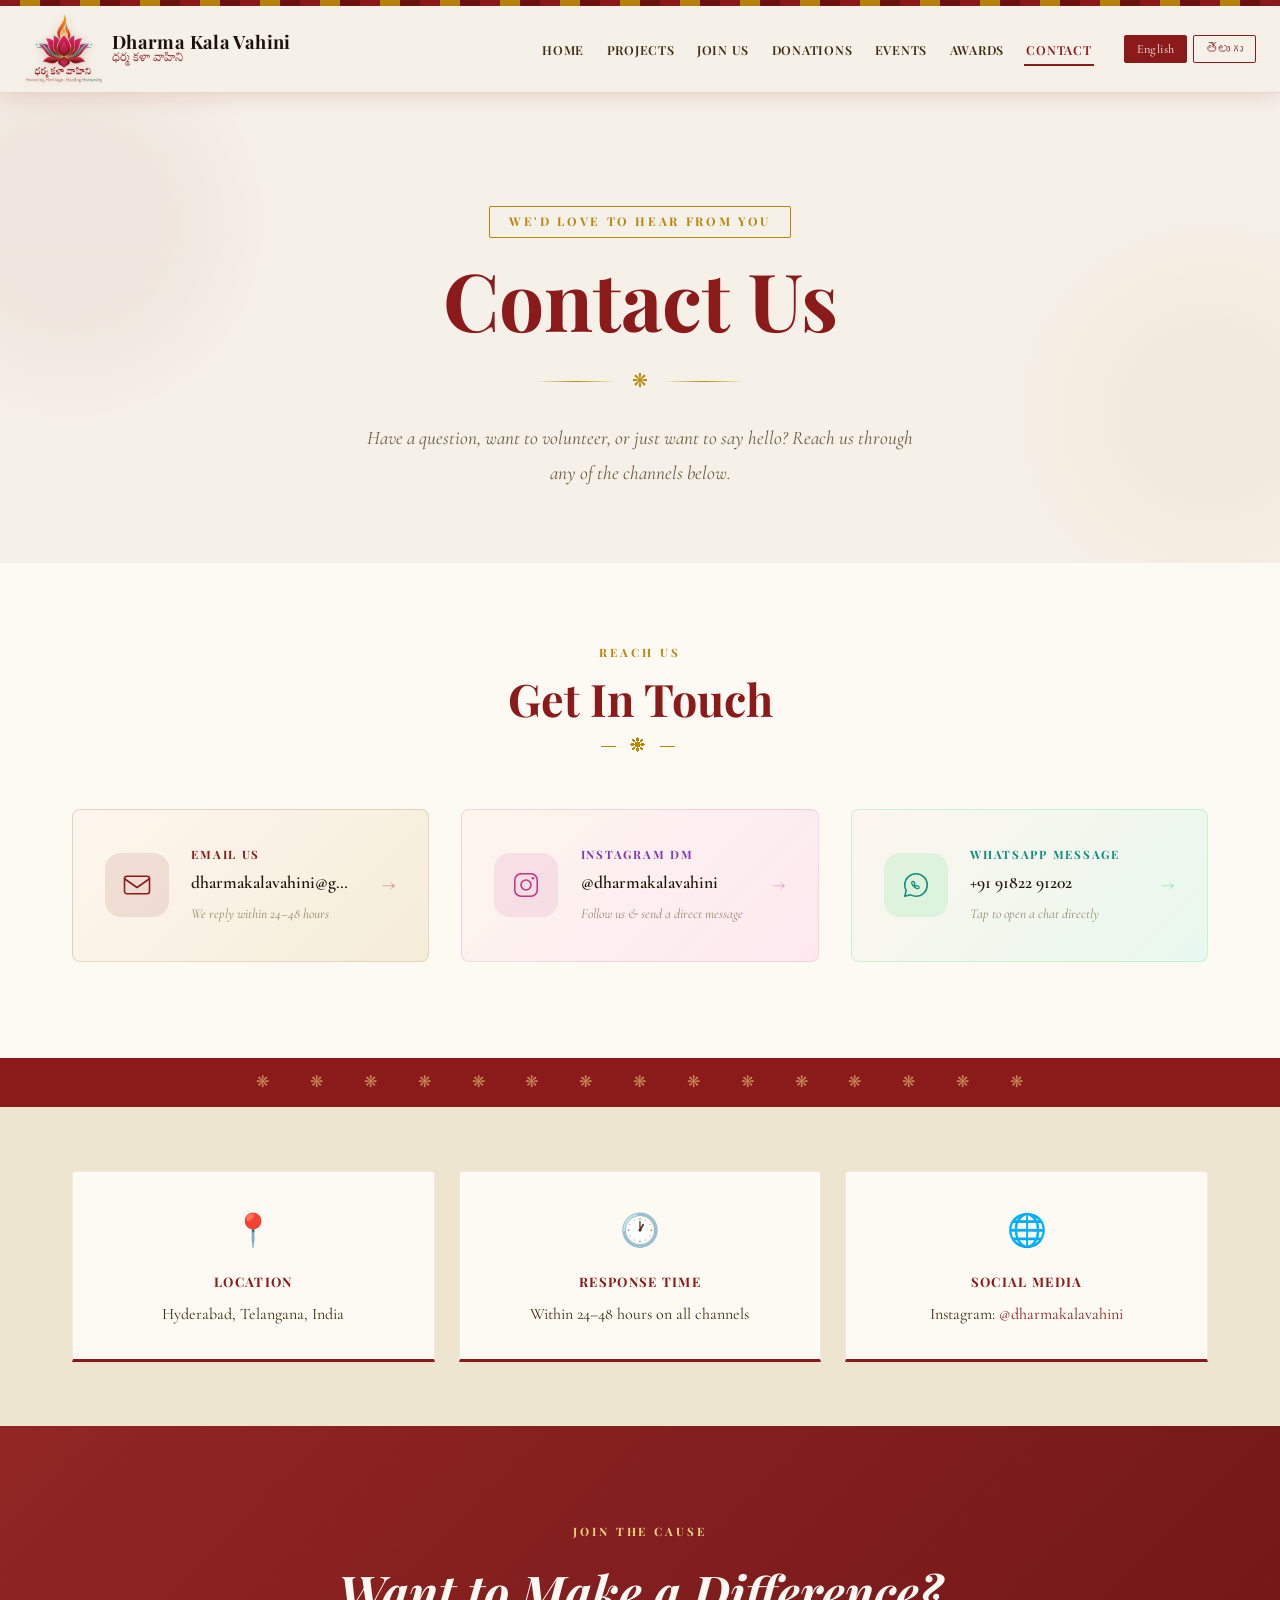
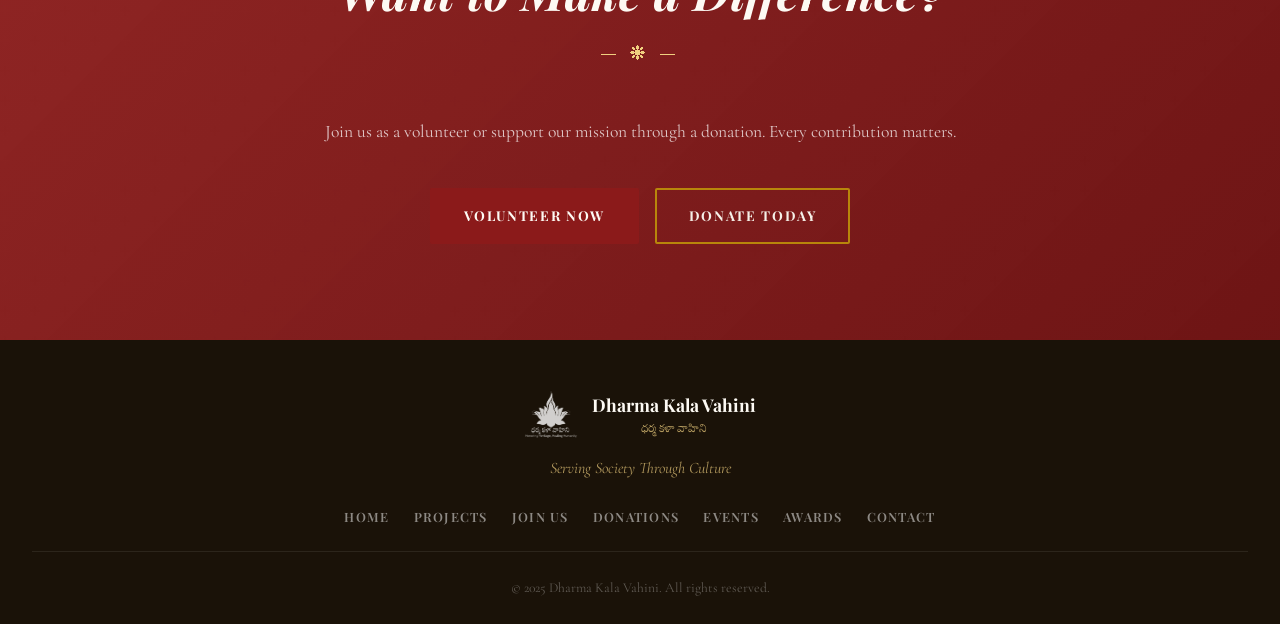
<file: contact.html>
<!DOCTYPE html>
<html lang="en">
<head>
  <meta charset="UTF-8" />
  <meta name="viewport" content="width=device-width, initial-scale=1.0"/>
  <title>Contact Us – Dharma Kala Vahini</title>
  <link rel="preconnect" href="https://fonts.googleapis.com">
  <link rel="preconnect" href="https://fonts.gstatic.com" crossorigin>
  <link href="https://fonts.googleapis.com/css2?family=Playfair+Display:ital,wght@0,400;0,600;0,700;1,400&family=Cormorant+Garamond:ital,wght@0,300;0,400;0,500;1,300;1,400&family=Noto+Serif+Telugu:wght@400;600&display=swap" rel="stylesheet">
  <link rel="stylesheet" href="style.css">
  <link rel="stylesheet" href="contact.css">
</head>
<body>

  <div class="border-stripe"></div>

    <!-- NAVBAR -->
  <nav class="navbar" id="navbar">
    <div class="nav-inner">
      <div class="nav-logo">
        <img src="images/logo.png" alt="Dharma Kala Vahini Logo" class="nav-logo-img">
        <div class="logo-text">
          <span class="logo-main">Dharma Kala Vahini</span>
          <span class="logo-sub">ధర్మ కళా వాహిని</span>
        </div>
      </div>
      <ul class="nav-links">
        <li><a href="index.html" data-en="Home" data-te="హోమ్">Home</a></li>
        <li><a href="projects.html" data-en="Projects" data-te="ప్రాజెక్టులు">Projects</a></li>
        <li><a href="join.html" data-en="Join Us" data-te="మాలో చేరండి">Join Us</a></li>
        <li><a href="donations.html" data-en="Donations" data-te="విరాళాలు">Donations</a></li>
        <li><a href="events.html" data-en="Events" data-te="కార్యక్రమాలు">Events</a></li>
        <li><a href="awards.html" data-en="Awards" data-te="అవార్డులు">Awards</a></li>
        <li><a href="contact.html" class="active" data-en="Contact" data-te="సంప్రదింపు">Contact</a></li>
      </ul>
      <div class="lang-toggle">
        <button class="lang-btn active" onclick="setLang('en')">English</button>
        <button class="lang-btn" onclick="setLang('te')">తెలుగు</button>
      </div>
      <button class="hamburger" id="hamburger" aria-label="Menu">
        <span></span><span></span><span></span>
      </button>
    </div>
  </nav>

  <!-- HERO -->
  <section class="c-hero">
    <div class="c-hero-mandala c-hero-mandala--left"></div>
    <div class="c-hero-mandala c-hero-mandala--right"></div>
    <div class="c-hero-inner">
      <span class="c-hero-badge" data-en="We'd Love to Hear From You" data-te="మీ నుండి వినాలని ఆసక్తిగా ఉన్నాం">We'd Love to Hear From You</span>
      <h1 data-en="Contact Us" data-te="మమ్మల్ని సంప్రదించండి">Contact Us</h1>
      <div class="hero-divider">
        <span class="divider-line"></span>
        <span class="divider-lotus">❋</span>
        <span class="divider-line"></span>
      </div>
      <p data-en="Have a question, want to volunteer, or just want to say hello? Reach us through any of the channels below." data-te="మీకు ఏదైనా ప్రశ్న ఉందా, స్వచ్ఛంద సేవ చేయాలనుకుంటున్నారా, లేదా పలకరించాలనుకుంటున్నారా? దిగువ ఏదైనా మాధ్యమం ద్వారా మాకు చేరుకోండి.">
        Have a question, want to volunteer, or just want to say hello? Reach us through any of the channels below.
      </p>
    </div>
  </section>

  <!-- CONTACT CHANNELS -->
  <section class="c-channels">
    <div class="container">
      <div class="section-label" data-en="REACH US" data-te="మాకు చేరుకోండి">REACH US</div>
      <h2 class="section-title" data-en="Get In Touch" data-te="సంప్రదించండి">Get In Touch</h2>
      <div class="section-ornament">⸻ ❋ ⸻</div>

      <div class="c-channels-grid">

        <!-- EMAIL -->
        <a href="https://mail.google.com/mail/?view=cm&to=dharmakalavahini@gmail.com" target="_blank" rel="noopener" class="c-channel-card c-channel-card--email">
          <div class="c-channel-glow"></div>
          <div class="c-channel-icon-wrap">
            <svg viewBox="0 0 48 48" fill="none" xmlns="http://www.w3.org/2000/svg" class="c-channel-svg">
              <rect x="4" y="10" width="40" height="28" rx="4" stroke="currentColor" stroke-width="2.5" fill="none"/>
              <path d="M4 14l20 14L44 14" stroke="currentColor" stroke-width="2.5" stroke-linecap="round" stroke-linejoin="round"/>
            </svg>
          </div>
          <div class="c-channel-body">
            <span class="c-channel-label" data-en="Email Us" data-te="ఇమెయిల్ చేయండి">Email Us</span>
            <span class="c-channel-value">dharmakalavahini&#64;gmail.com</span>
            <span class="c-channel-hint" data-en="We reply within 24–48 hours" data-te="మేము 24–48 గంటల్లో స్పందిస్తాం">We reply within 24–48 hours</span>
          </div>
          <span class="c-channel-arrow">→</span>
        </a>

        <!-- INSTAGRAM -->
        <a href="https://www.instagram.com/dharmakalavahini" target="_blank" rel="noopener" class="c-channel-card c-channel-card--instagram">
          <div class="c-channel-glow"></div>
          <div class="c-channel-icon-wrap">
            <svg viewBox="0 0 48 48" fill="none" xmlns="http://www.w3.org/2000/svg" class="c-channel-svg">
              <rect x="6" y="6" width="36" height="36" rx="10" stroke="currentColor" stroke-width="2.5" fill="none"/>
              <circle cx="24" cy="24" r="8" stroke="currentColor" stroke-width="2.5" fill="none"/>
              <circle cx="35" cy="13" r="2" fill="currentColor"/>
            </svg>
          </div>
          <div class="c-channel-body">
            <span class="c-channel-label" data-en="Instagram DM" data-te="ఇన్‌స్టాగ్రామ్ DM">Instagram DM</span>
            <span class="c-channel-value">@dharmakalavahini</span>
            <span class="c-channel-hint" data-en="Follow us & send a direct message" data-te="మాకు ఫాలో చేసి డైరెక్ట్ మెసేజ్ పంపండి">Follow us & send a direct message</span>
          </div>
          <span class="c-channel-arrow">→</span>
        </a>

        <!-- WHATSAPP -->
        <a href="https://wa.me/919182291202?text=Hello%20Dharma%20Kala%20Vahini%2C%20I%20wanted%20to%20get%20in%20touch%20with%20you." target="_blank" rel="noopener" class="c-channel-card c-channel-card--whatsapp">
          <div class="c-channel-glow"></div>
          <div class="c-channel-icon-wrap">
            <svg viewBox="0 0 48 48" fill="none" xmlns="http://www.w3.org/2000/svg" class="c-channel-svg">
              <path d="M24 6C14.06 6 6 14.06 6 24c0 3.19.84 6.18 2.3 8.77L6 42l9.5-2.27A17.93 17.93 0 0024 42c9.94 0 18-8.06 18-18S33.94 6 24 6z" stroke="currentColor" stroke-width="2.5" fill="none" stroke-linejoin="round"/>
              <path d="M17 20s.5-2 2-2c.8 0 1.5.3 2 1l1 2c.3.6.1 1.3-.3 1.8l-.7.7c.6 1.1 1.5 2 2.5 2.5l.7-.7c.5-.4 1.2-.6 1.8-.3l2 1c.7.4 1 1.2 1 2 0 1.5-2 2-2 2-4 0-10-6-10-10z" stroke="currentColor" stroke-width="2" stroke-linecap="round" fill="none"/>
            </svg>
          </div>
          <div class="c-channel-body">
            <span class="c-channel-label" data-en="WhatsApp Message" data-te="వాట్సాప్ మెసేజ్">WhatsApp Message</span>
            <span class="c-channel-value">+91 91822 91202</span>
            <span class="c-channel-hint" data-en="Tap to open a chat directly" data-te="నేరుగా చాట్ తెరవడానికి నొక్కండి">Tap to open a chat directly</span>
          </div>
          <span class="c-channel-arrow">→</span>
        </a>

      </div>
    </div>
  </section>

  <!-- PATTERN BAND -->
  <div class="pattern-band">
    <div class="pattern-inner">
      <span>❋</span><span>❋</span><span>❋</span><span>❋</span><span>❋</span>
      <span>❋</span><span>❋</span><span>❋</span><span>❋</span><span>❋</span>
      <span>❋</span><span>❋</span><span>❋</span><span>❋</span><span>❋</span>
    </div>
  </div>

  <!-- QUICK INFO -->
  <section class="c-info">
    <div class="container">
      <div class="c-info-grid">

        <div class="c-info-card">
          <div class="c-info-icon">📍</div>
          <h4 data-en="Location" data-te="స్థానం">Location</h4>
          <p data-en="Hyderabad, Telangana, India" data-te="హైదరాబాద్, తెలంగాణ, భారతదేశం">Hyderabad, Telangana, India</p>
        </div>

        <div class="c-info-card">
          <div class="c-info-icon">🕐</div>
          <h4 data-en="Response Time" data-te="స్పందన సమయం">Response Time</h4>
          <p data-en="Within 24–48 hours on all channels" data-te="అన్ని మాధ్యమాల్లో 24–48 గంటల్లో">Within 24–48 hours on all channels</p>
        </div>

        <div class="c-info-card">
          <div class="c-info-icon">🌐</div>
          <h4 data-en="Social Media" data-te="సామాజిక మాధ్యమం">Social Media</h4>
          <p data-en="Instagram: @dharmakalavahini" data-te="ఇన్‌స్టాగ్రామ్: @dharmakalavahini">Instagram: <a href="https://www.instagram.com/dharmakalavahini" target="_blank">@dharmakalavahini</a></p>
        </div>

      </div>
    </div>
  </section>

  <!-- CTA -->
  <section class="cta-section">
    <div class="cta-overlay"></div>
    <div class="cta-content">
      <div class="section-label light" data-en="JOIN THE CAUSE" data-te="కారణంలో చేరండి">JOIN THE CAUSE</div>
      <h2 data-en="Want to Make a Difference?" data-te="మార్పు తీసుకురాలనుకుంటున్నారా?">Want to Make a Difference?</h2>
      <div class="section-ornament light">⸻ ❋ ⸻</div>
      <p data-en="Join us as a volunteer or support our mission through a donation. Every contribution matters." data-te="స్వచ్ఛంద సేవకుడిగా మాలో చేరండి లేదా విరాళం ద్వారా మా లక్ష్యానికి మద్దతు ఇవ్వండి.">Join us as a volunteer or support our mission through a donation. Every contribution matters.</p>
      <div class="cta-buttons">
        <a href="join.html" class="btn-primary" data-en="Volunteer Now" data-te="ఇప్పుడు స్వచ్ఛందంగా పని చేయండి">Volunteer Now</a>
        <a href="donations.html" class="btn-outline" data-en="Donate Today" data-te="ఈరోజు విరాళమివ్వండి">Donate Today</a>
      </div>
    </div>
  </section>

  <!-- FOOTER -->
  <footer class="footer">
    <div class="footer-top">
      <div class="footer-brand">
        <img src="images/logo.png" alt="Dharma Kala Vahini" class="footer-logo-img">
        <div>
          <div class="footer-logo-text">Dharma Kala Vahini</div>
          <div class="footer-logo-sub">ధర్మ కళా వాహిని</div>
        </div>
      </div>
      <p class="footer-tagline" data-en="Serving Society Through Culture" data-te="సంస్కృతి ద్వారా సమాజ సేవ">Serving Society Through Culture</p>
    </div>
    <div class="footer-links">
      <a href="index.html" data-en="Home" data-te="హోమ్">Home</a>
      <a href="projects.html" data-en="Projects" data-te="ప్రాజెక్టులు">Projects</a>
      <a href="join.html" data-en="Join Us" data-te="మాలో చేరండి">Join Us</a>
      <a href="donations.html" data-en="Donations" data-te="విరాళాలు">Donations</a>
      <a href="events.html" data-en="Events" data-te="కార్యక్రమాలు">Events</a>
      <a href="awards.html" data-en="Awards" data-te="అవార్డులు">Awards</a>
      <a href="contact.html" data-en="Contact" data-te="సంప్రదింపు">Contact</a>
    </div>
    <div class="footer-bottom">
      <p data-en="© 2025 Dharma Kala Vahini. All rights reserved." data-te="© 2025 ధర్మ కళా వాహిని. అన్ని హక్కులు రిజర్వ్ చేయబడ్డాయి.">© 2025 Dharma Kala Vahini. All rights reserved.</p>
    </div>
  </footer>

  <script src="script.js"></script>

</body>
</html>
</file>
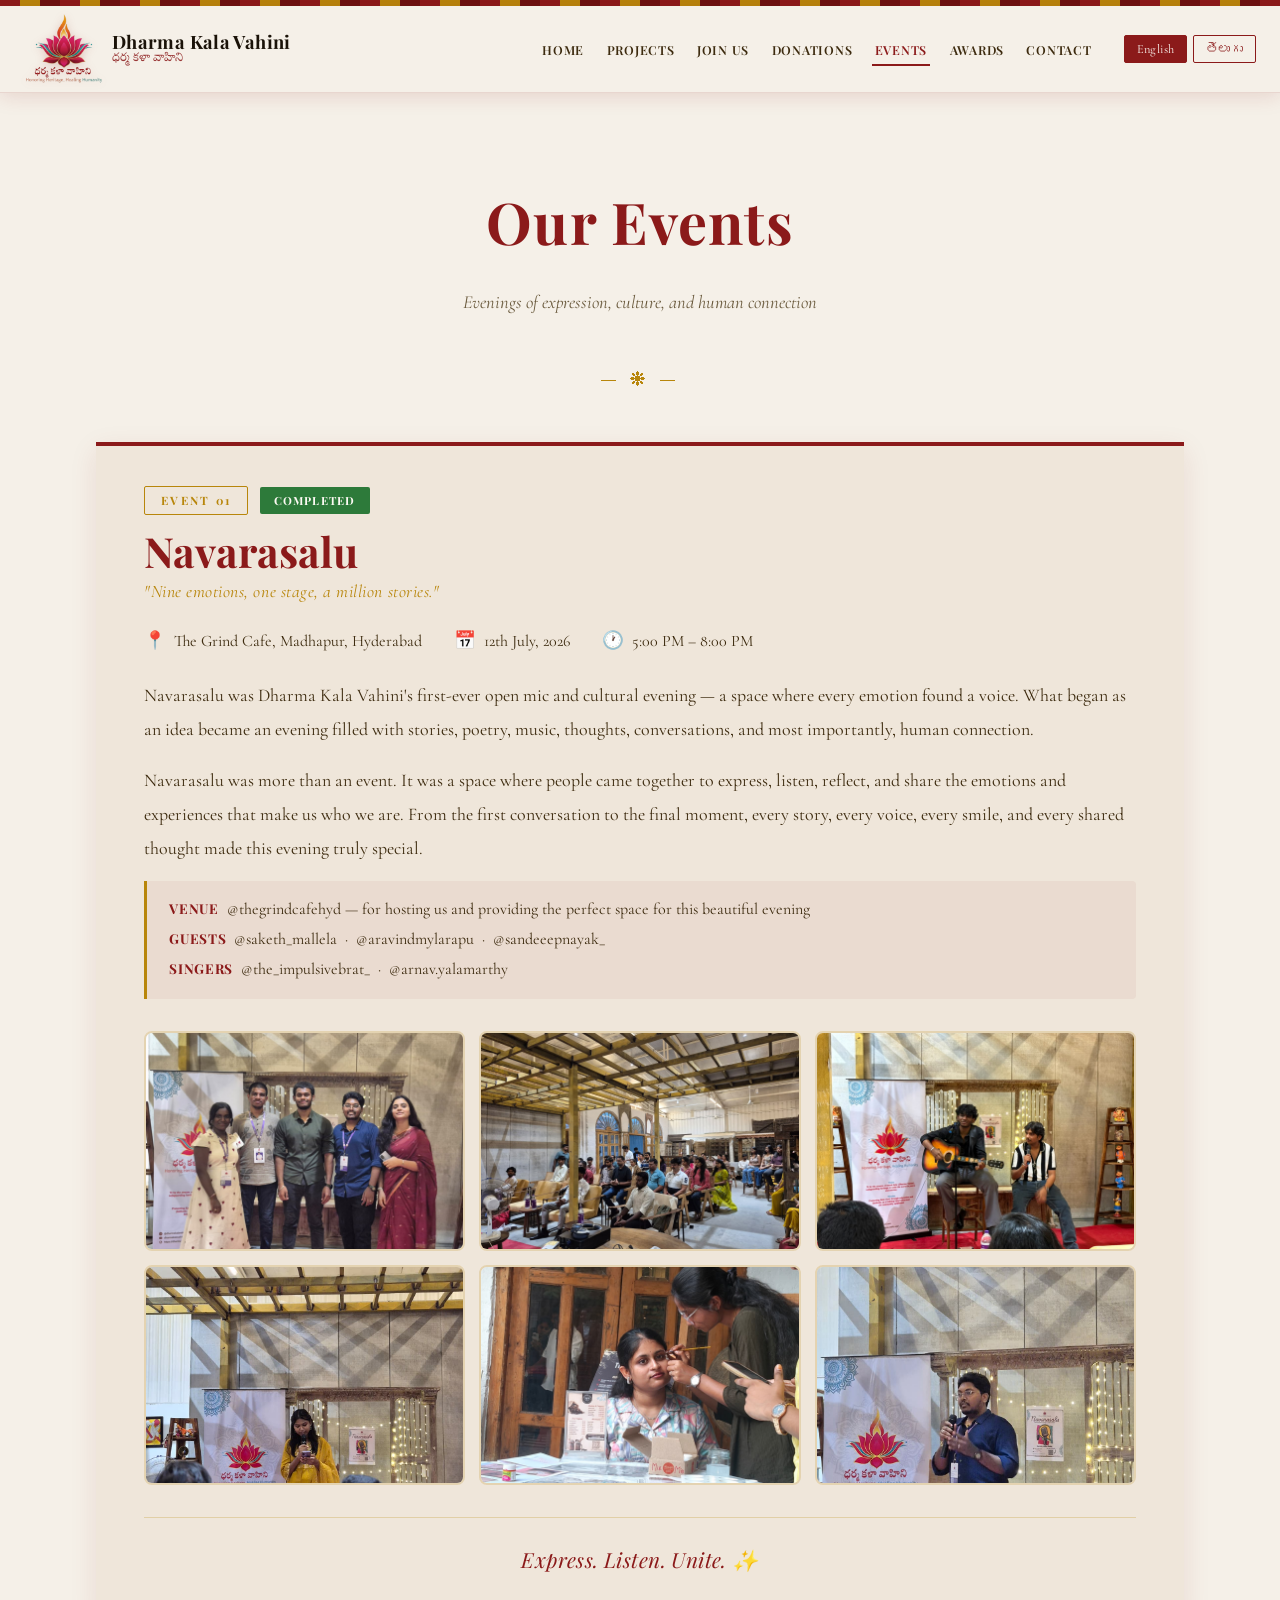
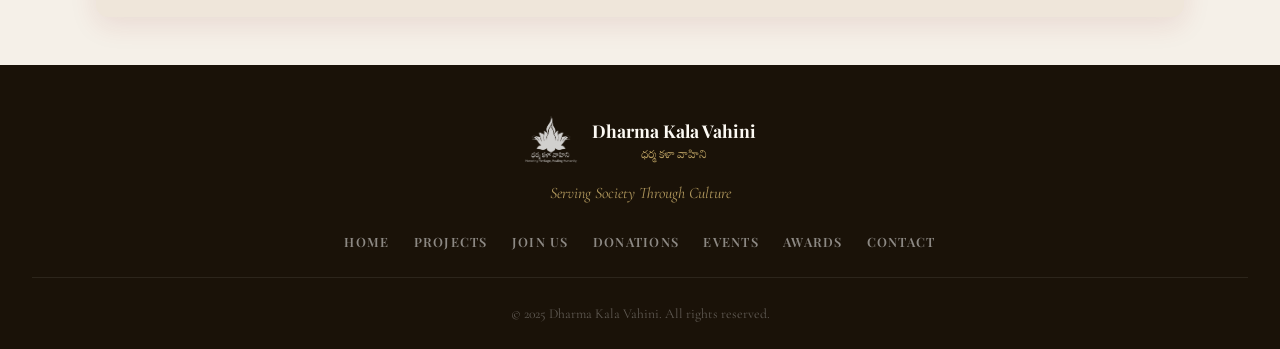
<file: events.html>
<!DOCTYPE html>
<html lang="en">
<head>
  <!-- Google tag (gtag.js) -->
  <script async src="https://www.googletagmanager.com/gtag/js?id=G-B5S5HB3VNK"></script>
  <script>
    window.dataLayer = window.dataLayer || [];
    function gtag(){dataLayer.push(arguments);}
    gtag('js', new Date());
    gtag('config', 'G-B5S5HB3VNK');
  </script>
  <meta charset="UTF-8" />
  <meta name="viewport" content="width=device-width, initial-scale=1.0"/>
  <title>Events – Dharma Kala Vahini</title>
  <link rel="preconnect" href="https://fonts.googleapis.com">
  <link rel="preconnect" href="https://fonts.gstatic.com" crossorigin>
  <link href="https://fonts.googleapis.com/css2?family=Playfair+Display:ital,wght@0,400;0,600;0,700;1,400&family=Cormorant+Garamond:ital,wght@0,300;0,400;0,500;1,300;1,400&family=Noto+Serif+Telugu:wght@400;600&display=swap" rel="stylesheet">
  <link rel="stylesheet" href="style.css">
  <style>

    /* ── PAGE TITLE ── */
    .events-title {
      text-align: center;
      padding: 5rem 2rem 1rem;
      font-family: 'Playfair Display', Georgia, serif;
      font-size: clamp(2.4rem, 5vw, 3.6rem);
      font-weight: 700;
      color: #8B1A1A;
      letter-spacing: 0.02em;
    }
    .events-subtitle {
      text-align: center;
      font-family: 'Cormorant Garamond', Georgia, serif;
      font-style: italic;
      font-size: 1.15rem;
      color: #6B5B3E;
      margin-bottom: 3rem;
    }
    .events-ornament {
      text-align: center;
      color: #B8860B;
      font-size: 1rem;
      letter-spacing: 0.3em;
      margin-bottom: 3rem;
    }

    /* ── EVENT CARD ── */
    .event-card {
      background: #EFE6DA;
      margin: 0 auto 3rem;
      padding: 2.5rem 3rem;
      width: 85%;
      border-radius: 0 0 12px 12px;
      border-top: 4px solid #8B1A1A;
      box-shadow: 0 8px 28px rgba(139,26,26,0.1);
      transition: transform 0.3s ease, box-shadow 0.3s ease, border-top-color 0.3s;
    }
    .event-card:hover {
      transform: translateY(-6px);
      box-shadow: 0 14px 40px rgba(139,26,26,0.18);
      border-top-color: #B8860B;
    }

    /* Badge row */
    .event-meta {
      display: flex;
      align-items: center;
      gap: 0.7rem;
      flex-wrap: wrap;
      margin-bottom: 0.8rem;
    }
    .event-num {
      display: inline-block;
      font-family: 'Playfair Display', Georgia, serif;
      font-size: 0.72rem;
      font-weight: 700;
      letter-spacing: 0.2em;
      text-transform: uppercase;
      color: #B8860B;
      border: 1px solid #B8860B;
      padding: 0.25rem 1rem;
      border-radius: 2px;
    }
    .event-completed {
      display: inline-block;
      font-family: 'Playfair Display', Georgia, serif;
      font-size: 0.7rem;
      font-weight: 700;
      letter-spacing: 0.1em;
      text-transform: uppercase;
      color: #FDFAF4;
      background: #2d7a3a;
      padding: 0.25rem 0.9rem;
      border-radius: 2px;
    }

    .event-card h2 {
      font-family: 'Playfair Display', Georgia, serif;
      font-size: clamp(1.8rem, 4vw, 2.6rem);
      font-weight: 700;
      color: #8B1A1A;
      margin-bottom: 0.2rem;
      line-height: 1.1;
    }
    .event-tagline {
      font-family: 'Cormorant Garamond', Georgia, serif;
      font-style: italic;
      font-size: 1.1rem;
      color: #B8860B;
      margin-bottom: 1.2rem;
      letter-spacing: 0.03em;
    }

    /* Details row */
    .event-details {
      display: flex;
      gap: 2rem;
      flex-wrap: wrap;
      margin-bottom: 1.4rem;
    }
    .event-detail-item {
      display: flex;
      align-items: center;
      gap: 0.5rem;
      font-family: 'Cormorant Garamond', Georgia, serif;
      font-size: 1rem;
      color: #3D2B0F;
    }
    .event-detail-item span:first-child { font-size: 1.1rem; }

    /* Description */
    .event-card p {
      font-family: 'Cormorant Garamond', Georgia, serif;
      font-size: 1.12rem;
      line-height: 1.9;
      color: #3D2B0F;
      margin-bottom: 1rem;
    }

    /* Credits */
    .event-credits {
      background: rgba(139,26,26,0.05);
      border-left: 3px solid #B8860B;
      border-radius: 0 4px 4px 0;
      padding: 1rem 1.4rem;
      margin-bottom: 1.5rem;
    }
    .event-credits p {
      font-family: 'Cormorant Garamond', Georgia, serif;
      font-size: 1rem;
      color: #3D2B0F;
      margin-bottom: 0.3rem;
      line-height: 1.6;
    }
    .event-credits p:last-child { margin-bottom: 0; }
    .event-credits strong {
      font-family: 'Playfair Display', Georgia, serif;
      color: #8B1A1A;
      font-size: 0.85rem;
      letter-spacing: 0.05em;
      text-transform: uppercase;
    }

    /* Photo grid — 3 cols, 2 rows = 6 pics */
    .event-gallery {
      display: grid;
      grid-template-columns: repeat(3, 1fr);
      gap: 14px;
      margin-top: 2rem;
    }
    .event-gallery img {
      width: 100%;
      height: 220px;
      object-fit: cover;
      border-radius: 8px;
      border: 2px solid rgba(184,134,11,0.2);
      transition: transform 0.4s ease, box-shadow 0.4s ease, border-color 0.3s;
      display: block;
    }
    .event-gallery img:hover {
      transform: scale(1.04);
      box-shadow: 0 12px 32px rgba(139,26,26,0.25);
      border-color: #B8860B;
    }

    /* Quote at bottom */
    .event-quote {
      text-align: center;
      font-family: 'Playfair Display', Georgia, serif;
      font-style: italic;
      font-size: 1.3rem;
      color: #8B1A1A;
      margin-top: 2rem;
      padding-top: 1.5rem;
      border-top: 1px solid rgba(184,134,11,0.25);
      letter-spacing: 0.02em;
    }

    @media (max-width: 768px) {
      .event-card { width: 92%; padding: 2rem 1.5rem; }
      .event-gallery { grid-template-columns: repeat(2, 1fr); }
      .event-details { gap: 1rem; }
    }
    @media (max-width: 480px) {
      .event-gallery { grid-template-columns: 1fr; }
    }
  </style>
</head>
<body>

  <div class="border-stripe"></div>

  <!-- NAVBAR -->
  <nav class="navbar" id="navbar">
    <div class="nav-inner">
      <div class="nav-logo">
        <img src="images/logo.png" alt="Dharma Kala Vahini Logo" class="nav-logo-img">
        <div class="logo-text">
          <span class="logo-main">Dharma Kala Vahini</span>
          <span class="logo-sub">ధర్మ కళా వాహిని</span>
        </div>
      </div>
      <ul class="nav-links">
        <li><a href="index.html" data-en="Home" data-te="హోమ్">Home</a></li>
        <li><a href="projects.html" data-en="Projects" data-te="ప్రాజెక్టులు">Projects</a></li>
        <li><a href="join.html" data-en="Join Us" data-te="మాలో చేరండి">Join Us</a></li>
        <li><a href="donations.html" data-en="Donations" data-te="విరాళాలు">Donations</a></li>
        <li><a href="events.html" class="active" data-en="Events" data-te="కార్యక్రమాలు">Events</a></li>
        <li><a href="awards.html" data-en="Awards" data-te="అవార్డులు">Awards</a></li>
        <li><a href="contact.html" data-en="Contact" data-te="సంప్రదింపు">Contact</a></li>
      </ul>
      <div class="lang-toggle">
        <button class="lang-btn active" onclick="setLang('en')">English</button>
        <button class="lang-btn" onclick="setLang('te')">తెలుగు</button>
      </div>
      <button class="hamburger" id="hamburger" aria-label="Menu">
        <span></span><span></span><span></span>
      </button>
    </div>
  </nav>

  <!-- PAGE TITLE -->
  <h1 class="events-title" data-en="Our Events" data-te="మా కార్యక్రమాలు">Our Events</h1>
  <p class="events-subtitle" data-en="Evenings of expression, culture, and human connection" data-te="వ్యక్తీకరణ, సంస్కృతి మరియు మానవ సంబంధాల సాయంత్రాలు">Evenings of expression, culture, and human connection</p>
  <div class="events-ornament">⸻ ❋ ⸻</div>

  <!-- ══════════════════════════════
       EVENT 1 — NAVARASALU
  ══════════════════════════════ -->
  <div class="event-card">
    <div class="event-meta">
      <span class="event-num" data-en="Event 01" data-te="కార్యక్రమం 01">Event 01</span>
      <span class="event-completed" data-en="Completed" data-te="పూర్తయింది">Completed</span>
    </div>

    <h2 data-en="Navarasalu" data-te="నవరసాలు">Navarasalu</h2>
    <div class="event-tagline" data-en='"Nine emotions, one stage, a million stories."' data-te='"తొమ్మిది భావాలు, ఒక వేదిక, లక్ష కథలు."'>"Nine emotions, one stage, a million stories."</div>

    <div class="event-details">
      <div class="event-detail-item">
        <span>📍</span>
        <span data-en="The Grind Cafe, Madhapur, Hyderabad" data-te="ది గ్రైండ్ కేఫ్, మాధాపూర్, హైదరాబాద్">The Grind Cafe, Madhapur, Hyderabad</span>
      </div>
      <div class="event-detail-item">
        <span>📅</span>
        <span data-en="12th July, 2026" data-te="12 జూలై, 2026">12th July, 2026</span>
      </div>
      <div class="event-detail-item">
        <span>🕐</span>
        <span data-en="5:00 PM – 8:00 PM" data-te="సాయంత్రం 5:00 – 8:00">5:00 PM – 8:00 PM</span>
      </div>
    </div>

    <p data-en="Navarasalu was Dharma Kala Vahini's first-ever open mic and cultural evening — a space where every emotion found a voice. What began as an idea became an evening filled with stories, poetry, music, thoughts, conversations, and most importantly, human connection."
       data-te="నవరసాలు ధర్మ కళా వాహిని యొక్క మొట్టమొదటి ఓపెన్ మిక్ మరియు సాంస్కృతిక సాయంత్రం — ప్రతి భావం ఒక గొంతు కనుగొన్న స్థలం. ఒక ఆలోచనగా మొదలైనది కథలు, కవిత్వం, సంగీతం, ఆలోచనలు, సంభాషణలు మరియు అన్నింటికంటే ముఖ్యంగా మానవ సంబంధాలతో నిండిన సాయంత్రంగా మారింది.">
      Navarasalu was Dharma Kala Vahini's first-ever open mic and cultural evening — a space where every emotion found a voice. What began as an idea became an evening filled with stories, poetry, music, thoughts, conversations, and most importantly, human connection.
    </p>

    <p data-en="Navarasalu was more than an event. It was a space where people came together to express, listen, reflect, and share the emotions and experiences that make us who we are. From the first conversation to the final moment, every story, every voice, every smile, and every shared thought made this evening truly special."
       data-te="నవరసాలు ఒక కార్యక్రమం కంటే ఎక్కువ. ఇది ప్రజలు వ్యక్తీకరించడానికి, వినడానికి, ప్రతిబింబించడానికి మరియు మనల్ని మనంగా చేసే భావాలు మరియు అనుభవాలు పంచుకోవడానికి ఒకచోట వచ్చే స్థలం. మొదటి సంభాషణ నుండి చివరి క్షణం వరకు, ప్రతి కథ, ప్రతి గొంతు, ప్రతి చిరునవ్వు ఈ సాయంత్రాన్ని నిజంగా ప్రత్యేకంగా చేసింది.">
      Navarasalu was more than an event. It was a space where people came together to express, listen, reflect, and share the emotions and experiences that make us who we are. From the first conversation to the final moment, every story, every voice, every smile, and every shared thought made this evening truly special.
    </p>

    <div class="event-credits">
      <p><strong>Venue</strong> &nbsp;@thegrindcafehyd — for hosting us and providing the perfect space for this beautiful evening</p>
      <p><strong>Guests</strong> &nbsp;@saketh_mallela &nbsp;·&nbsp; @aravindmylarapu &nbsp;·&nbsp; @sandeeepnayak_</p>
      <p><strong>Singers</strong> &nbsp;@the_impulsivebrat_ &nbsp;·&nbsp; @arnav.yalamarthy</p>
    </div>

    <!-- 6 photos — 3 columns × 2 rows -->
    <div class="event-gallery">
      <img src="images/navarasalu_1.jpeg" alt="Navarasalu 1">
      <img src="images/navarasalu_2.jpeg" alt="Navarasalu 2">
      <img src="images/navarasalu_3.jpeg" alt="Navarasalu 3">
      <img src="images/navarasalu_4.jpeg" alt="Navarasalu 4">
      <img src="images/navarasalu_5.jpeg" alt="Navarasalu 5">
      <img src="images/navarasalu_6.jpeg" alt="Navarasalu 6">
    </div>

    <div class="event-quote" data-en="Express. Listen. Unite. ✨" data-te="వ్యక్తీకరించండి. వినండి. ఐక్యమవ్వండి. ✨">
      Express. Listen. Unite. ✨
    </div>
  </div>

  <!-- Footer -->
  <footer class="footer">
    <div class="footer-top">
      <div class="footer-brand">
        <img src="images/logo.png" alt="Dharma Kala Vahini" class="footer-logo-img">
        <div>
          <div class="footer-logo-text">Dharma Kala Vahini</div>
          <div class="footer-logo-sub">ధర్మ కళా వాహిని</div>
        </div>
      </div>
      <p class="footer-tagline" data-en="Serving Society Through Culture" data-te="సంస్కృతి ద్వారా సమాజ సేవ">Serving Society Through Culture</p>
    </div>
    <div class="footer-links">
      <a href="index.html" data-en="Home" data-te="హోమ్">Home</a>
      <a href="projects.html" data-en="Projects" data-te="ప్రాజెక్టులు">Projects</a>
      <a href="join.html" data-en="Join Us" data-te="మాలో చేరండి">Join Us</a>
      <a href="donations.html" data-en="Donations" data-te="విరాళాలు">Donations</a>
      <a href="events.html" data-en="Events" data-te="కార్యక్రమాలు">Events</a>
      <a href="awards.html" data-en="Awards" data-te="అవార్డులు">Awards</a>
      <a href="contact.html" data-en="Contact" data-te="సంప్రదింపు">Contact</a>
    </div>
    <div class="footer-bottom">
      <p data-en="© 2025 Dharma Kala Vahini. All rights reserved." data-te="© 2025 ధర్మ కళా వాహిని. అన్ని హక్కులు రిజర్వ్ చేయబడ్డాయి.">© 2025 Dharma Kala Vahini. All rights reserved.</p>
    </div>
  </footer>

  <script src="script.js"></script>
</body>
</html>
</file>
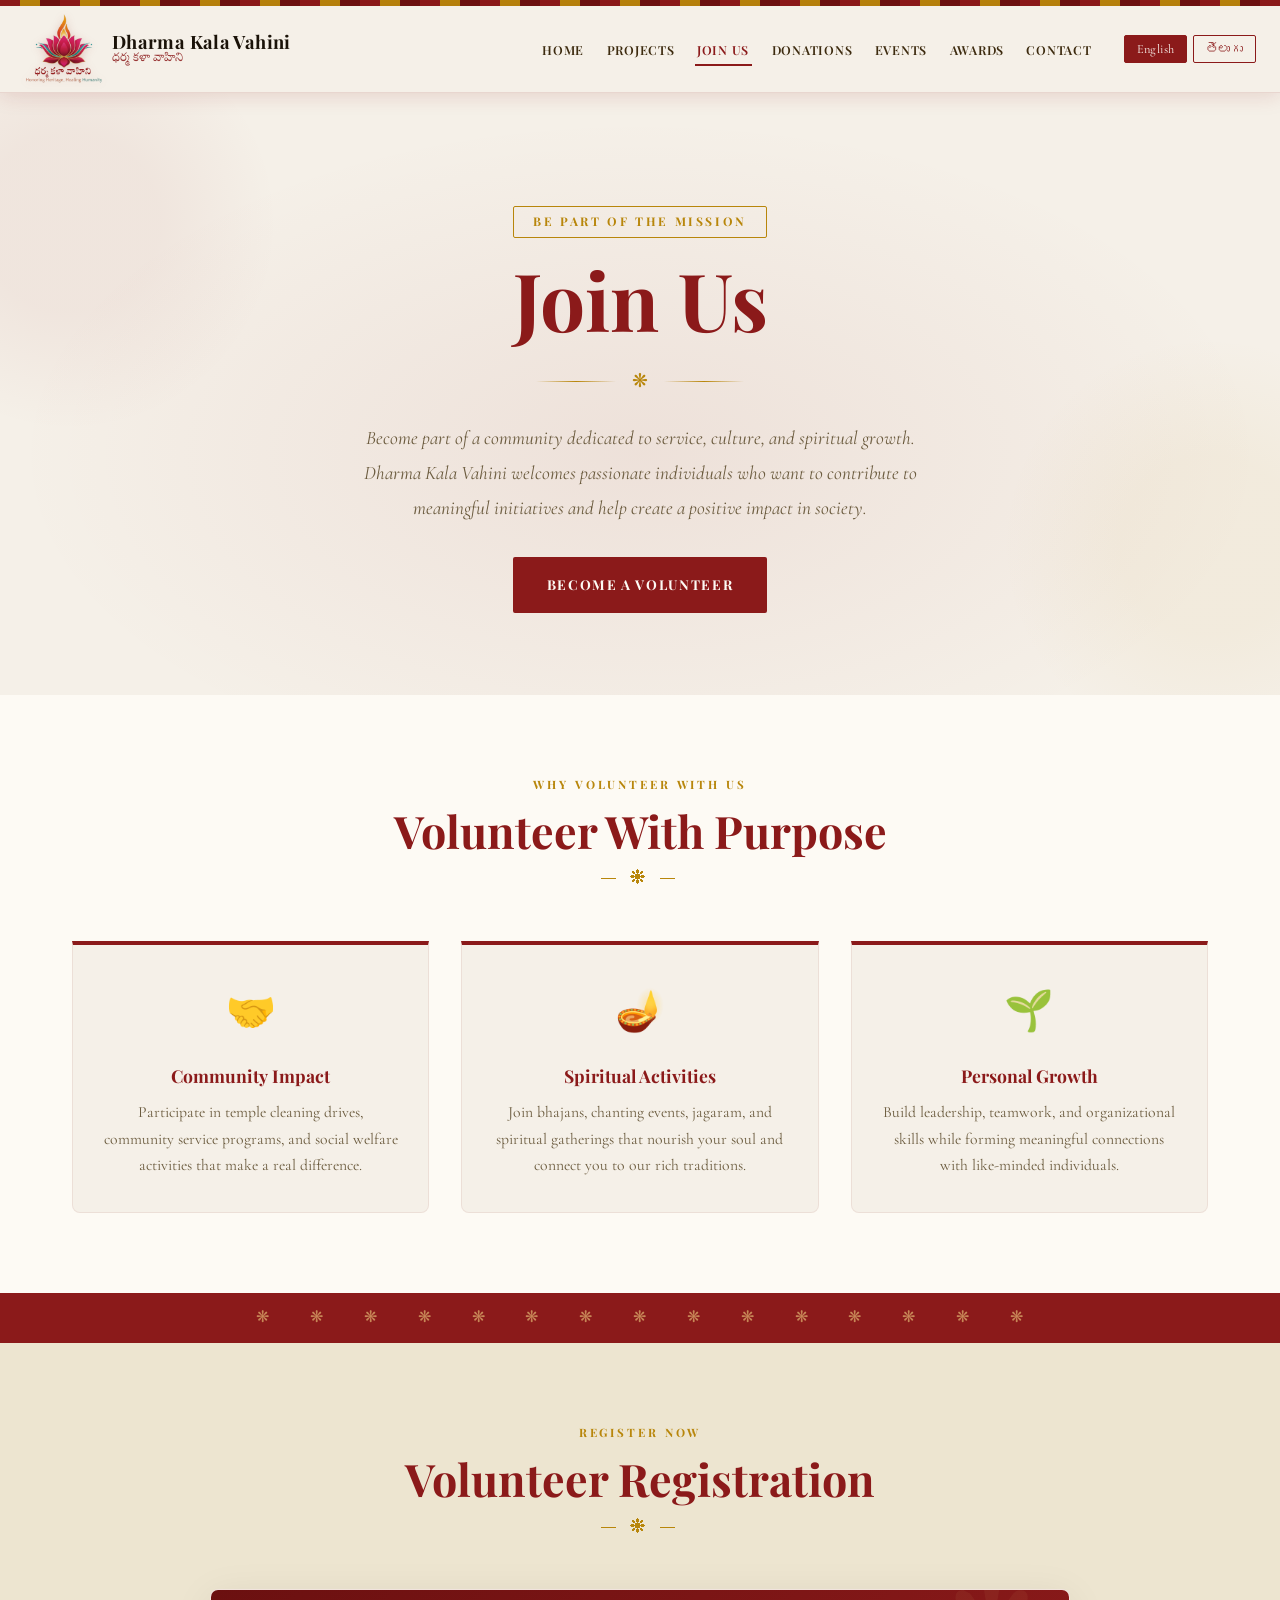
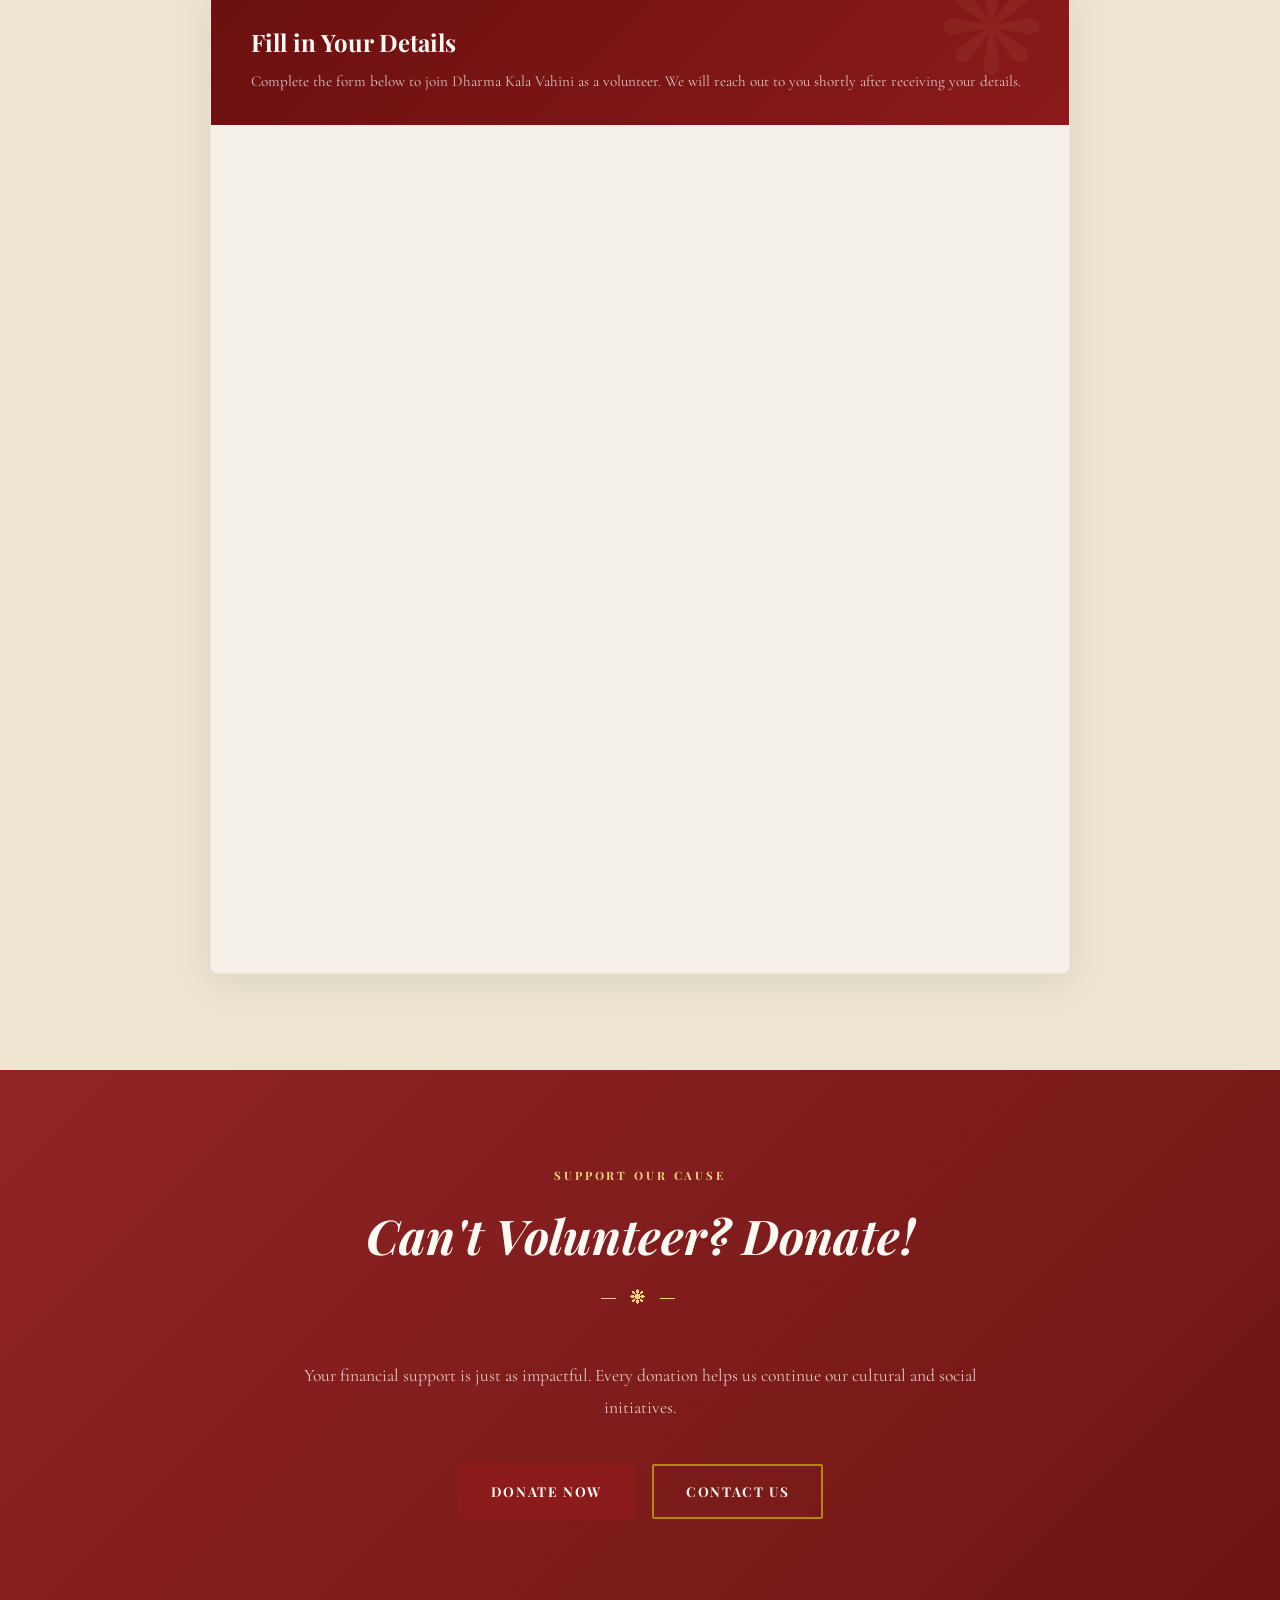
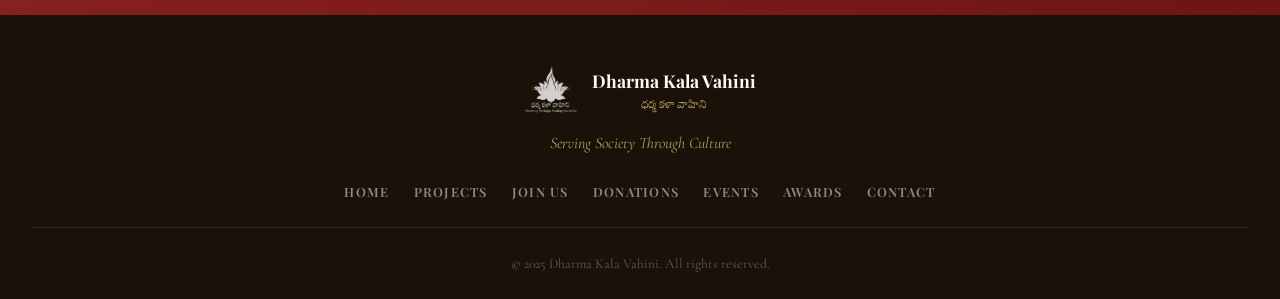
<file: join.html>
<!DOCTYPE html>
<html lang="en">
<head>
  <meta charset="UTF-8" />
  <meta name="viewport" content="width=device-width, initial-scale=1.0"/>
  <title>Join Us – Dharma Kala Vahini</title>
  <link rel="preconnect" href="https://fonts.googleapis.com">
  <link rel="preconnect" href="https://fonts.gstatic.com" crossorigin>
  <link href="https://fonts.googleapis.com/css2?family=Playfair+Display:ital,wght@0,400;0,600;0,700;1,400&family=Cormorant+Garamond:ital,wght@0,300;0,400;0,500;1,300;1,400&family=Noto+Serif+Telugu:wght@400;600&display=swap" rel="stylesheet">
  <link rel="stylesheet" href="style.css">
  <style>

    /* ── HERO ── */
    .j-hero {
      position: relative;
      background: var(--cream);
      background-image: radial-gradient(ellipse 70% 80% at 50% 60%, rgba(139,26,26,0.07) 0%, transparent 70%);
      text-align: center;
      padding: 7rem 2rem 4.5rem;
      overflow: hidden;
    }
    .j-hero-mandala {
      position: absolute;
      width: 420px; height: 420px;
      border-radius: 50%;
      pointer-events: none; opacity: 0.05;
    }
    .j-hero-mandala--left  { left: -140px; top: -80px;    background: radial-gradient(circle, var(--crimson) 30%, transparent 70%); animation: mpulse 8s ease-in-out infinite; }
    .j-hero-mandala--right { right: -140px; bottom: -60px; background: radial-gradient(circle, var(--gold) 30%, transparent 70%);    animation: mpulse 8s ease-in-out infinite 4s; }
    @keyframes mpulse { 0%,100%{transform:scale(1);opacity:0.05;} 50%{transform:scale(1.1);opacity:0.09;} }

    .j-hero-inner {
      position: relative; z-index: 2;
      max-width: 700px; margin: 0 auto;
      animation: fadeInUp 0.9s ease both;
    }
    .j-hero-badge {
      display: inline-block;
      font-family: var(--ff-display);
      font-size: 0.75rem; font-weight: 700;
      letter-spacing: 0.22em; text-transform: uppercase;
      color: var(--gold); border: 1px solid var(--gold);
      padding: 0.3rem 1.2rem; border-radius: 2px;
      margin-bottom: 1.2rem;
    }
    .j-hero h1 {
      font-family: var(--ff-display);
      font-size: clamp(2.8rem, 7vw, 5rem);
      font-weight: 700; color: var(--crimson);
      line-height: 1.05; margin-bottom: 1rem;
    }
    .j-hero p {
      font-family: var(--ff-body);
      font-style: italic;
      font-size: clamp(1rem, 2vw, 1.2rem);
      color: var(--muted); line-height: 1.8;
      max-width: 560px; margin: 0.8rem auto 2rem;
    }

    /* ── BENEFITS ── */
    .j-benefits {
      padding: 5rem 0;
      background: var(--white);
    }
    .j-benefits-grid {
      display: grid;
      grid-template-columns: repeat(3, 1fr);
      gap: 2rem;
      margin-top: 0;
    }
    .j-benefit-card {
      background: var(--cream);
      border: 1px solid rgba(139,26,26,0.08);
      border-top: 4px solid var(--crimson);
      border-radius: 0 0 8px 8px;
      padding: 2rem 1.8rem;
      text-align: center;
      transition: all 0.3s;
    }
    .j-benefit-card:hover {
      transform: translateY(-6px);
      box-shadow: 0 12px 36px var(--shadow);
      border-top-color: var(--gold);
    }
    .j-benefit-icon { font-size: 2.5rem; margin-bottom: 1rem; }
    .j-benefit-card h3 {
      font-family: var(--ff-display);
      font-size: 1.1rem; font-weight: 700;
      color: var(--crimson); margin-bottom: 0.6rem;
    }
    .j-benefit-card p {
      font-family: var(--ff-body);
      font-size: 0.98rem; color: var(--muted);
      line-height: 1.7;
    }

    /* ── FORM SECTION ── */
    .j-form-section {
      padding: 5rem 0 6rem;
      background: var(--cream-dark);
    }
    .j-form-wrap {
      background: var(--white);
      border-radius: 8px;
      border: 1px solid rgba(139,26,26,0.1);
      overflow: hidden;
      box-shadow: 0 8px 40px rgba(0,0,0,0.08);
      max-width: 860px;
      margin: 0 auto;
    }
    .j-form-header {
      background: linear-gradient(135deg, var(--crimson-deep), var(--crimson));
      padding: 2rem 2.5rem;
      position: relative; overflow: hidden;
    }
    .j-form-header::after {
      content: '❋';
      position: absolute; right: 1.5rem; bottom: -1rem;
      font-size: 8rem; opacity: 0.06; color: var(--gold-pale);
      pointer-events: none;
    }
    .j-form-header h3 {
      font-family: var(--ff-display);
      font-size: 1.5rem; font-weight: 700;
      color: var(--white); margin-bottom: 0.4rem;
    }
    .j-form-header p {
      font-family: var(--ff-body);
      font-size: 0.95rem; color: rgba(255,255,255,0.75);
      line-height: 1.6; margin: 0;
    }
    .j-form-body {
      padding: 1.5rem;
      background: var(--cream);
    }
    .j-form-body iframe {
      width: 100%;
      height: 800px;
      border: none;
      border-radius: 4px;
      display: block;
    }

    @media (max-width: 900px) {
      .j-benefits-grid { grid-template-columns: 1fr; }
    }
    @media (max-width: 560px) {
      .j-form-body iframe { height: 900px; }
    }
  </style>
</head>
<body>

  <div class="border-stripe"></div>

  <!-- NAVBAR -->
  <nav class="navbar" id="navbar">
    <div class="nav-inner">
      <div class="nav-logo">
        <img src="images/logo.png" alt="Dharma Kala Vahini Logo" class="nav-logo-img">
        <div class="logo-text">
          <span class="logo-main">Dharma Kala Vahini</span>
          <span class="logo-sub">ధర్మ కళా వాహిని</span>
        </div>
      </div>
      <ul class="nav-links">
        <li><a href="index.html" data-en="Home" data-te="హోమ్">Home</a></li>
        <li><a href="projects.html" data-en="Projects" data-te="ప్రాజెక్టులు">Projects</a></li>
        <li><a href="join.html" class="active" data-en="Join Us" data-te="మాలో చేరండి">Join Us</a></li>
        <li><a href="donations.html" data-en="Donations" data-te="విరాళాలు">Donations</a></li>
        <li><a href="events.html" data-en="Events" data-te="కార్యక్రమాలు">Events</a></li>
        <li><a href="awards.html" data-en="Awards" data-te="అవార్డులు">Awards</a></li>
        <li><a href="contact.html" data-en="Contact" data-te="సంప్రదింపు">Contact</a></li>
      </ul>
      <div class="lang-toggle">
        <button class="lang-btn active" onclick="setLang('en')">English</button>
        <button class="lang-btn" onclick="setLang('te')">తెలుగు</button>
      </div>
      <button class="hamburger" id="hamburger" aria-label="Menu">
        <span></span><span></span><span></span>
      </button>
    </div>
  </nav>

  <!-- HERO -->
  <section class="j-hero">
    <div class="j-hero-mandala j-hero-mandala--left"></div>
    <div class="j-hero-mandala j-hero-mandala--right"></div>
    <div class="j-hero-inner">
      <span class="j-hero-badge"
        data-en="Be Part of the Mission"
        data-te="మిషన్‌లో భాగమవ్వండి">Be Part of the Mission</span>
      <h1 data-en="Join Us" data-te="మాలో చేరండి">Join Us</h1>
      <div class="hero-divider">
        <span class="divider-line"></span>
        <span class="divider-lotus">❋</span>
        <span class="divider-line"></span>
      </div>
      <p data-en="Become part of a community dedicated to service, culture, and spiritual growth. Dharma Kala Vahini welcomes passionate individuals who want to contribute to meaningful initiatives and help create a positive impact in society."
         data-te="సేవ, సంస్కృతి మరియు ఆధ్యాత్మిక వికాసానికి అంకితమైన సమాజంలో భాగమవ్వండి. అర్థవంతమైన కార్యక్రమాలకు సహకరించాలనుకునే మరియు సమాజంలో సానుకూల ప్రభావం కలిగించాలనుకునే ఉత్సాహవంతులను ధర్మ కళా వాహిని స్వాగతిస్తుంది.">
        Become part of a community dedicated to service, culture, and spiritual growth. Dharma Kala Vahini welcomes passionate individuals who want to contribute to meaningful initiatives and help create a positive impact in society.
      </p>
      <a href="#form" class="btn-primary"
        data-en="Become a Volunteer"
        data-te="స్వచ్ఛంద సేవకుడు అవ్వండి">Become a Volunteer</a>
    </div>
  </section>

  <!-- BENEFITS -->
  <section class="j-benefits">
    <div class="container">
      <div class="section-label"
        data-en="WHY VOLUNTEER WITH US"
        data-te="మాతో ఎందుకు స్వచ్ఛంద సేవ చేయాలి">WHY VOLUNTEER WITH US</div>
      <h2 class="section-title"
        data-en="Volunteer With Purpose"
        data-te="లక్ష్యంతో స్వచ్ఛంద సేవ చేయండి">Volunteer With Purpose</h2>
      <div class="section-ornament">⸻ ❋ ⸻</div>

      <div class="j-benefits-grid">

        <div class="j-benefit-card">
          <div class="j-benefit-icon">🤝</div>
          <h3 data-en="Community Impact" data-te="సమాజ ప్రభావం">Community Impact</h3>
          <p data-en="Participate in temple cleaning drives, community service programs, and social welfare activities that make a real difference."
             data-te="దేవాలయ శుభ్రపరచడం, సమాజ సేవా కార్యక్రమాలు మరియు నిజమైన మార్పు తీసుకొచ్చే సామాజిక సంక్షేమ కార్యక్రమాలలో పాల్గొనండి.">
            Participate in temple cleaning drives, community service programs, and social welfare activities that make a real difference.
          </p>
        </div>

        <div class="j-benefit-card">
          <div class="j-benefit-icon">🪔</div>
          <h3 data-en="Spiritual Activities" data-te="ఆధ్యాత్మిక కార్యక్రమాలు">Spiritual Activities</h3>
          <p data-en="Join bhajans, chanting events, jagaram, and spiritual gatherings that nourish your soul and connect you to our rich traditions."
             data-te="భజనలు, జపం కార్యక్రమాలు, జాగరం మరియు మీ ఆత్మను పోషించే మరియు మన గొప్ప సంప్రదాయాలతో అనుసంధానించే ఆధ్యాత్మిక సమావేశాలలో చేరండి.">
            Join bhajans, chanting events, jagaram, and spiritual gatherings that nourish your soul and connect you to our rich traditions.
          </p>
        </div>

        <div class="j-benefit-card">
          <div class="j-benefit-icon">🌱</div>
          <h3 data-en="Personal Growth" data-te="వ్యక్తిగత వికాసం">Personal Growth</h3>
          <p data-en="Build leadership, teamwork, and organizational skills while forming meaningful connections with like-minded individuals."
             data-te="సమాన మనస్కులతో అర్థవంతమైన సంబంధాలు ఏర్పరచుకుంటూ నాయకత్వం, జట్టుపని మరియు సంఘటనా నైపుణ్యాలు నిర్మించుకోండి.">
            Build leadership, teamwork, and organizational skills while forming meaningful connections with like-minded individuals.
          </p>
        </div>

      </div>
    </div>
  </section>

  <!-- PATTERN BAND -->
  <div class="pattern-band">
    <div class="pattern-inner">
      <span>❋</span><span>❋</span><span>❋</span><span>❋</span><span>❋</span>
      <span>❋</span><span>❋</span><span>❋</span><span>❋</span><span>❋</span>
      <span>❋</span><span>❋</span><span>❋</span><span>❋</span><span>❋</span>
    </div>
  </div>

  <!-- FORM SECTION -->
  <section class="j-form-section" id="form">
    <div class="container">
      <div class="section-label"
        data-en="REGISTER NOW"
        data-te="ఇప్పుడు నమోదు చేసుకోండి">REGISTER NOW</div>
      <h2 class="section-title"
        data-en="Volunteer Registration"
        data-te="స్వచ్ఛంద సేవక నమోదు">Volunteer Registration</h2>
      <div class="section-ornament">⸻ ❋ ⸻</div>

      <div class="j-form-wrap">
        <div class="j-form-header">
          <h3 data-en="Fill in Your Details" data-te="మీ వివరాలు నమోదు చేయండి">Fill in Your Details</h3>
          <p data-en="Complete the form below to join Dharma Kala Vahini as a volunteer. We will reach out to you shortly after receiving your details."
             data-te="ధర్మ కళా వాహినిలో స్వచ్ఛంద సేవకుడిగా చేరడానికి దిగువ ఫారమ్‌ను పూరించండి. మీ వివరాలు అందుకున్న తర్వాత మేము త్వరలో మీని సంప్రదిస్తాము.">
            Complete the form below to join Dharma Kala Vahini as a volunteer. We will reach out to you shortly after receiving your details.
          </p>
        </div>
        <div class="j-form-body">
          <iframe
            src="https://docs.google.com/forms/d/e/1FAIpQLSe2dK4AwSCPZrb3fgz2IfIJ0WAvy7_L1x6SXXewyGTMdEsnFw/viewform?usp=publish-editor"
            frameborder="0"
            marginheight="0"
            marginwidth="0">
            Loading…
          </iframe>
        </div>
      </div>
    </div>
  </section>

  <!-- CTA -->
  <section class="cta-section">
    <div class="cta-overlay"></div>
    <div class="cta-content">
      <div class="section-label light"
        data-en="SUPPORT OUR CAUSE"
        data-te="మా కారణాన్ని మద్దతు ఇవ్వండి">SUPPORT OUR CAUSE</div>
      <h2 data-en="Can't Volunteer? Donate!" data-te="స్వచ్ఛంద సేవ చేయలేరా? విరాళమివ్వండి!">Can't Volunteer? Donate!</h2>
      <div class="section-ornament light">⸻ ❋ ⸻</div>
      <p data-en="Your financial support is just as impactful. Every donation helps us continue our cultural and social initiatives."
         data-te="మీ ఆర్థిక మద్దతు కూడా అంతే ప్రభావవంతంగా ఉంటుంది. ప్రతి విరాళం మా సాంస్కృతిక మరియు సామాజిక కార్యక్రమాలను కొనసాగించడంలో మాకు సహాయపడుతుంది.">
        Your financial support is just as impactful. Every donation helps us continue our cultural and social initiatives.
      </p>
      <div class="cta-buttons">
        <a href="donations.html" class="btn-primary"
          data-en="Donate Now"
          data-te="ఇప్పుడు విరాళమివ్వండి">Donate Now</a>
        <a href="contact.html" class="btn-outline"
          data-en="Contact Us"
          data-te="మమ్మల్ని సంప్రదించండి">Contact Us</a>
      </div>
    </div>
  </section>

  <!-- FOOTER -->
  <footer class="footer">
    <div class="footer-top">
      <div class="footer-brand">
        <img src="images/logo.png" alt="Dharma Kala Vahini" class="footer-logo-img">
        <div>
          <div class="footer-logo-text">Dharma Kala Vahini</div>
          <div class="footer-logo-sub">ధర్మ కళా వాహిని</div>
        </div>
      </div>
      <p class="footer-tagline"
        data-en="Serving Society Through Culture"
        data-te="సంస్కృతి ద్వారా సమాజ సేవ">Serving Society Through Culture</p>
    </div>
    <div class="footer-links">
      <a href="index.html" data-en="Home" data-te="హోమ్">Home</a>
      <a href="projects.html" data-en="Projects" data-te="ప్రాజెక్టులు">Projects</a>
      <a href="join.html" data-en="Join Us" data-te="మాలో చేరండి">Join Us</a>
      <a href="donations.html" data-en="Donations" data-te="విరాళాలు">Donations</a>
      <a href="events.html" data-en="Events" data-te="కార్యక్రమాలు">Events</a>
      <a href="awards.html" data-en="Awards" data-te="అవార్డులు">Awards</a>
      <a href="contact.html" data-en="Contact" data-te="సంప్రదింపు">Contact</a>
    </div>
    <div class="footer-bottom">
      <p data-en="© 2025 Dharma Kala Vahini. All rights reserved."
         data-te="© 2025 ధర్మ కళా వాహిని. అన్ని హక్కులు రిజర్వ్ చేయబడ్డాయి.">© 2025 Dharma Kala Vahini. All rights reserved.</p>
    </div>
  </footer>

  <script src="script.js"></script>

</body>
</html>
</file>
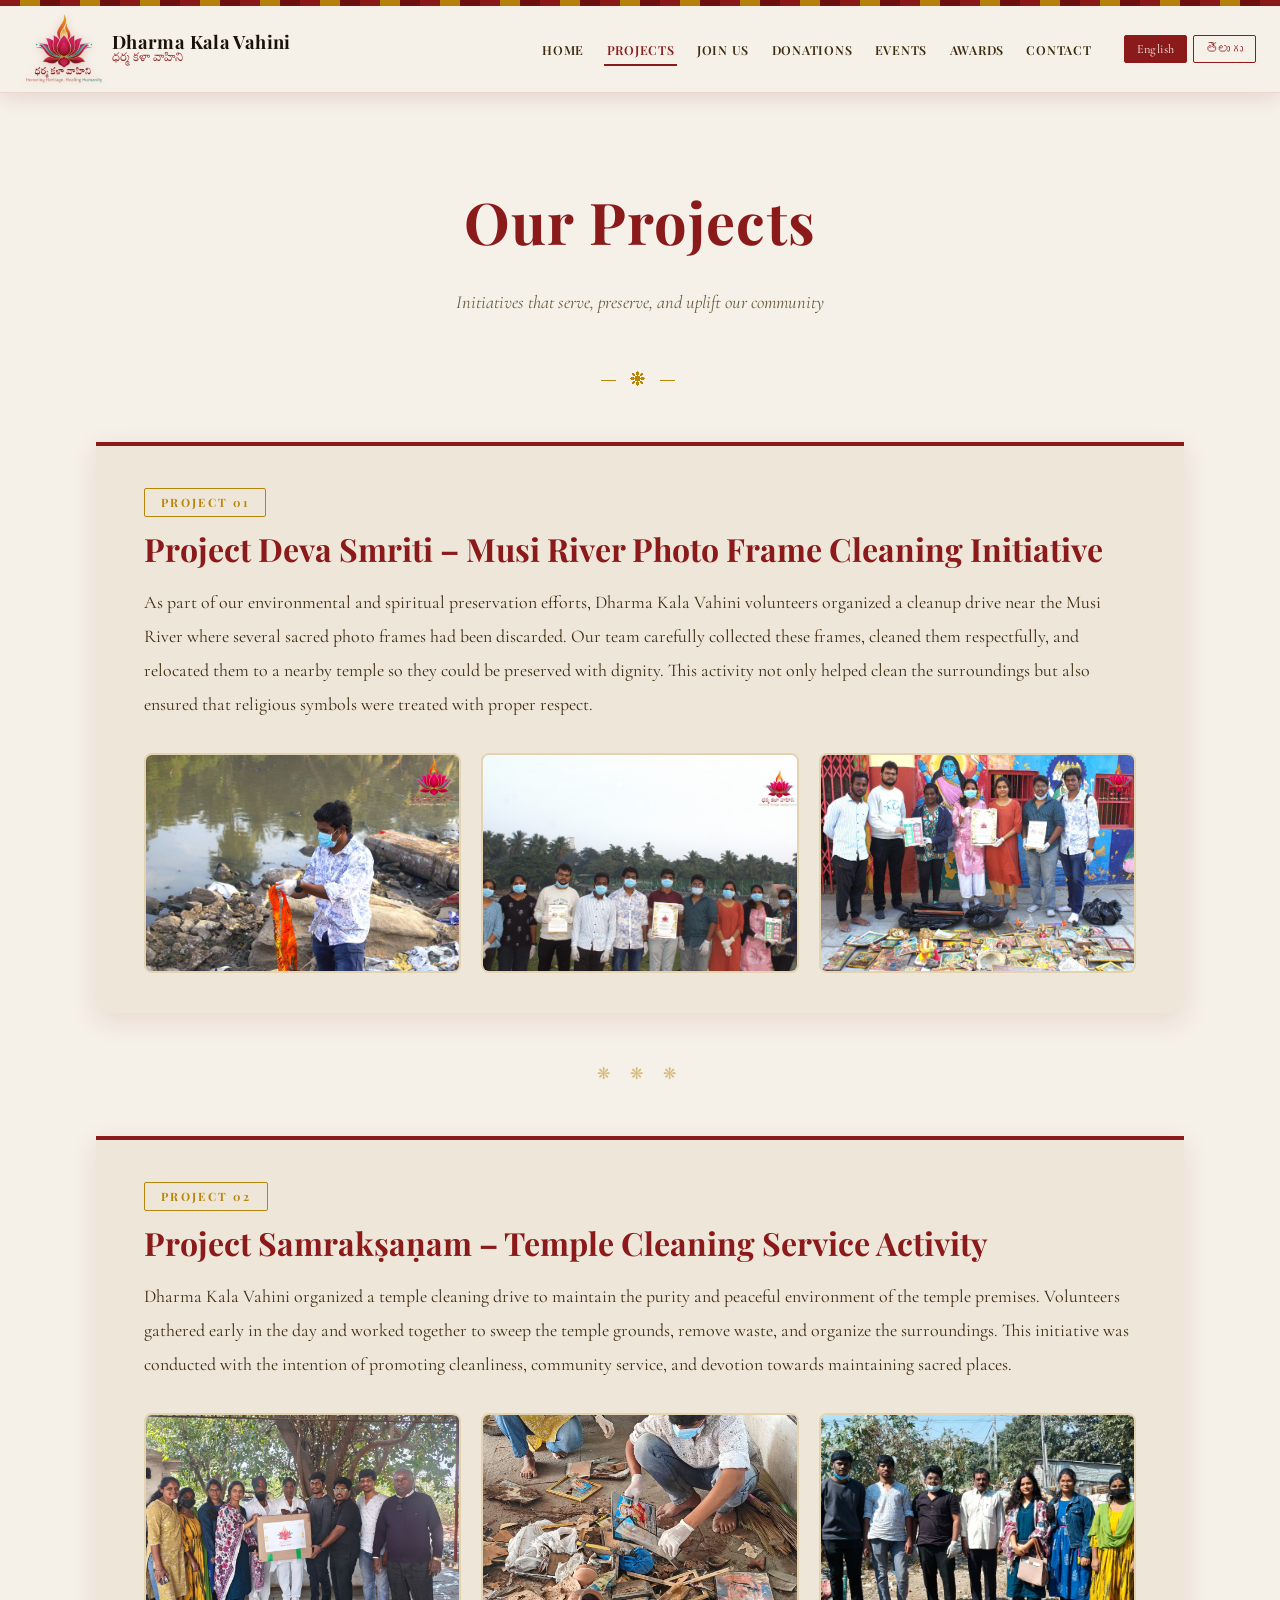
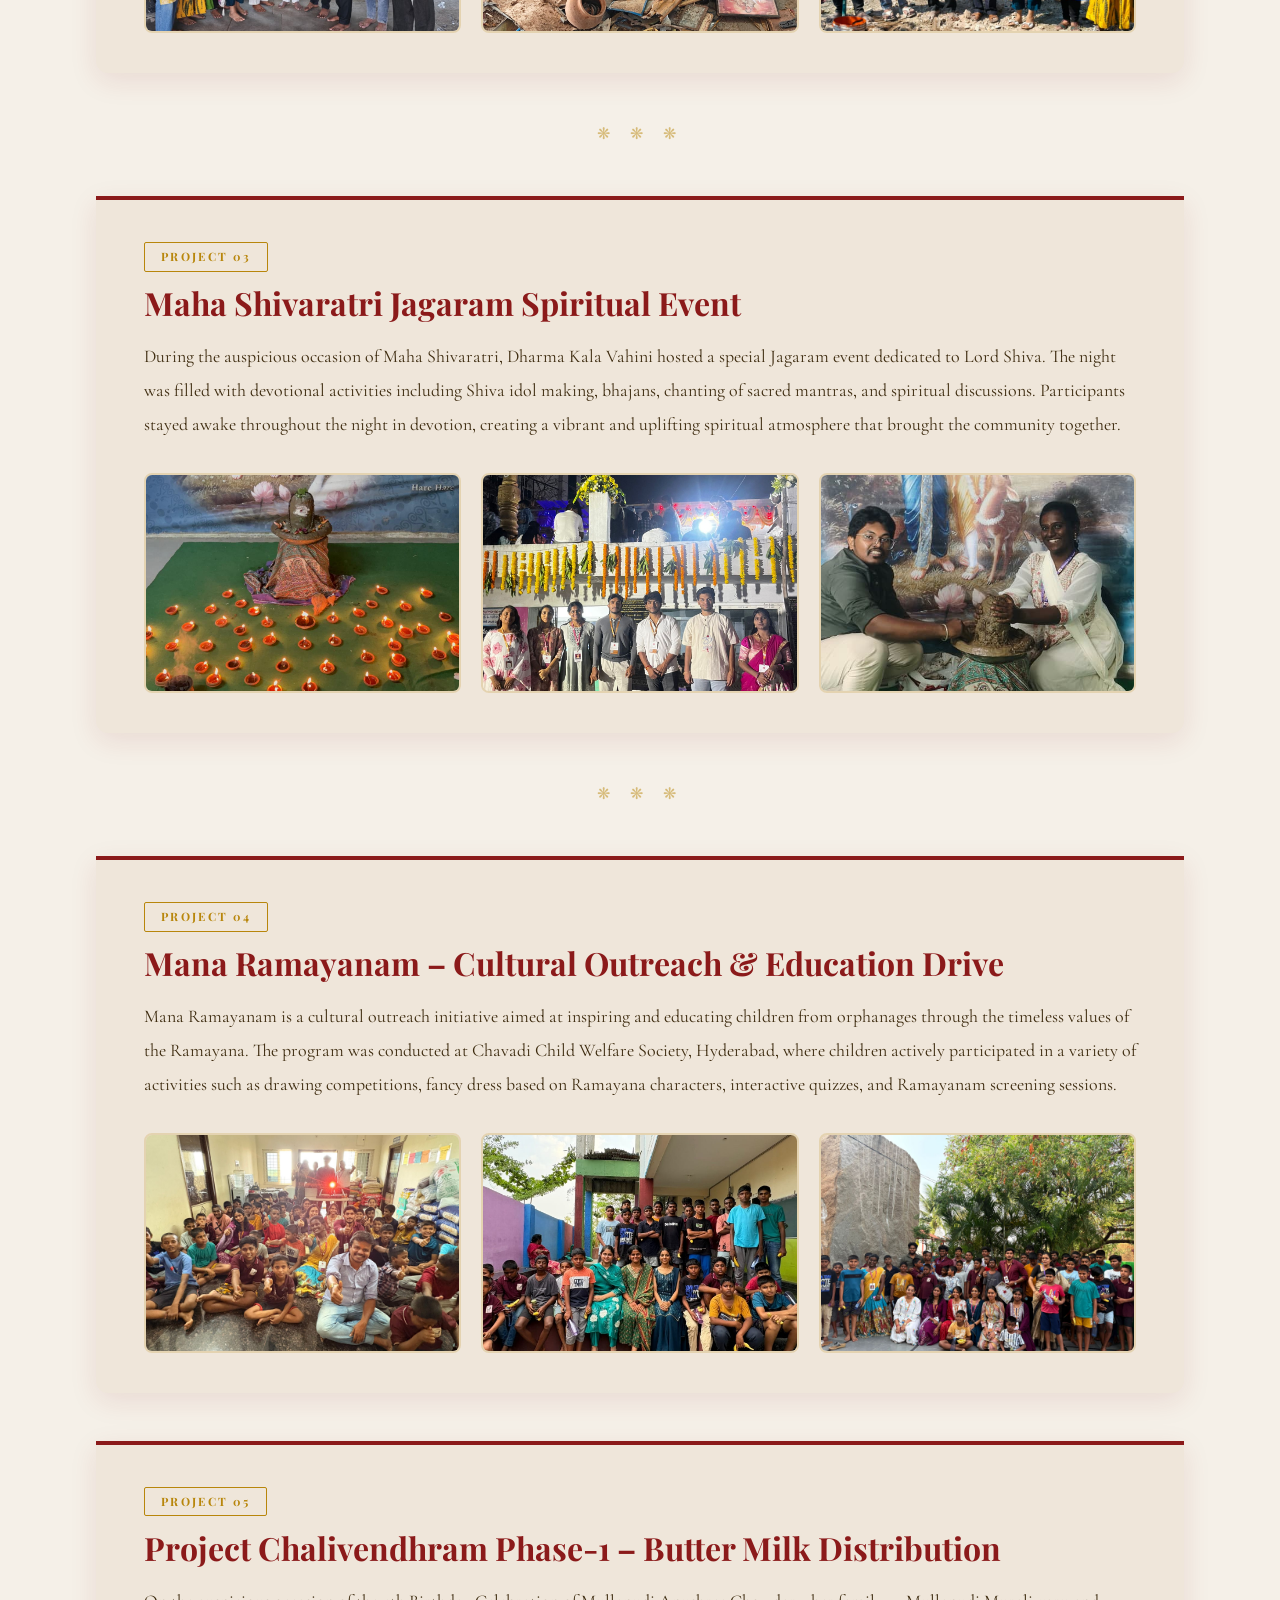
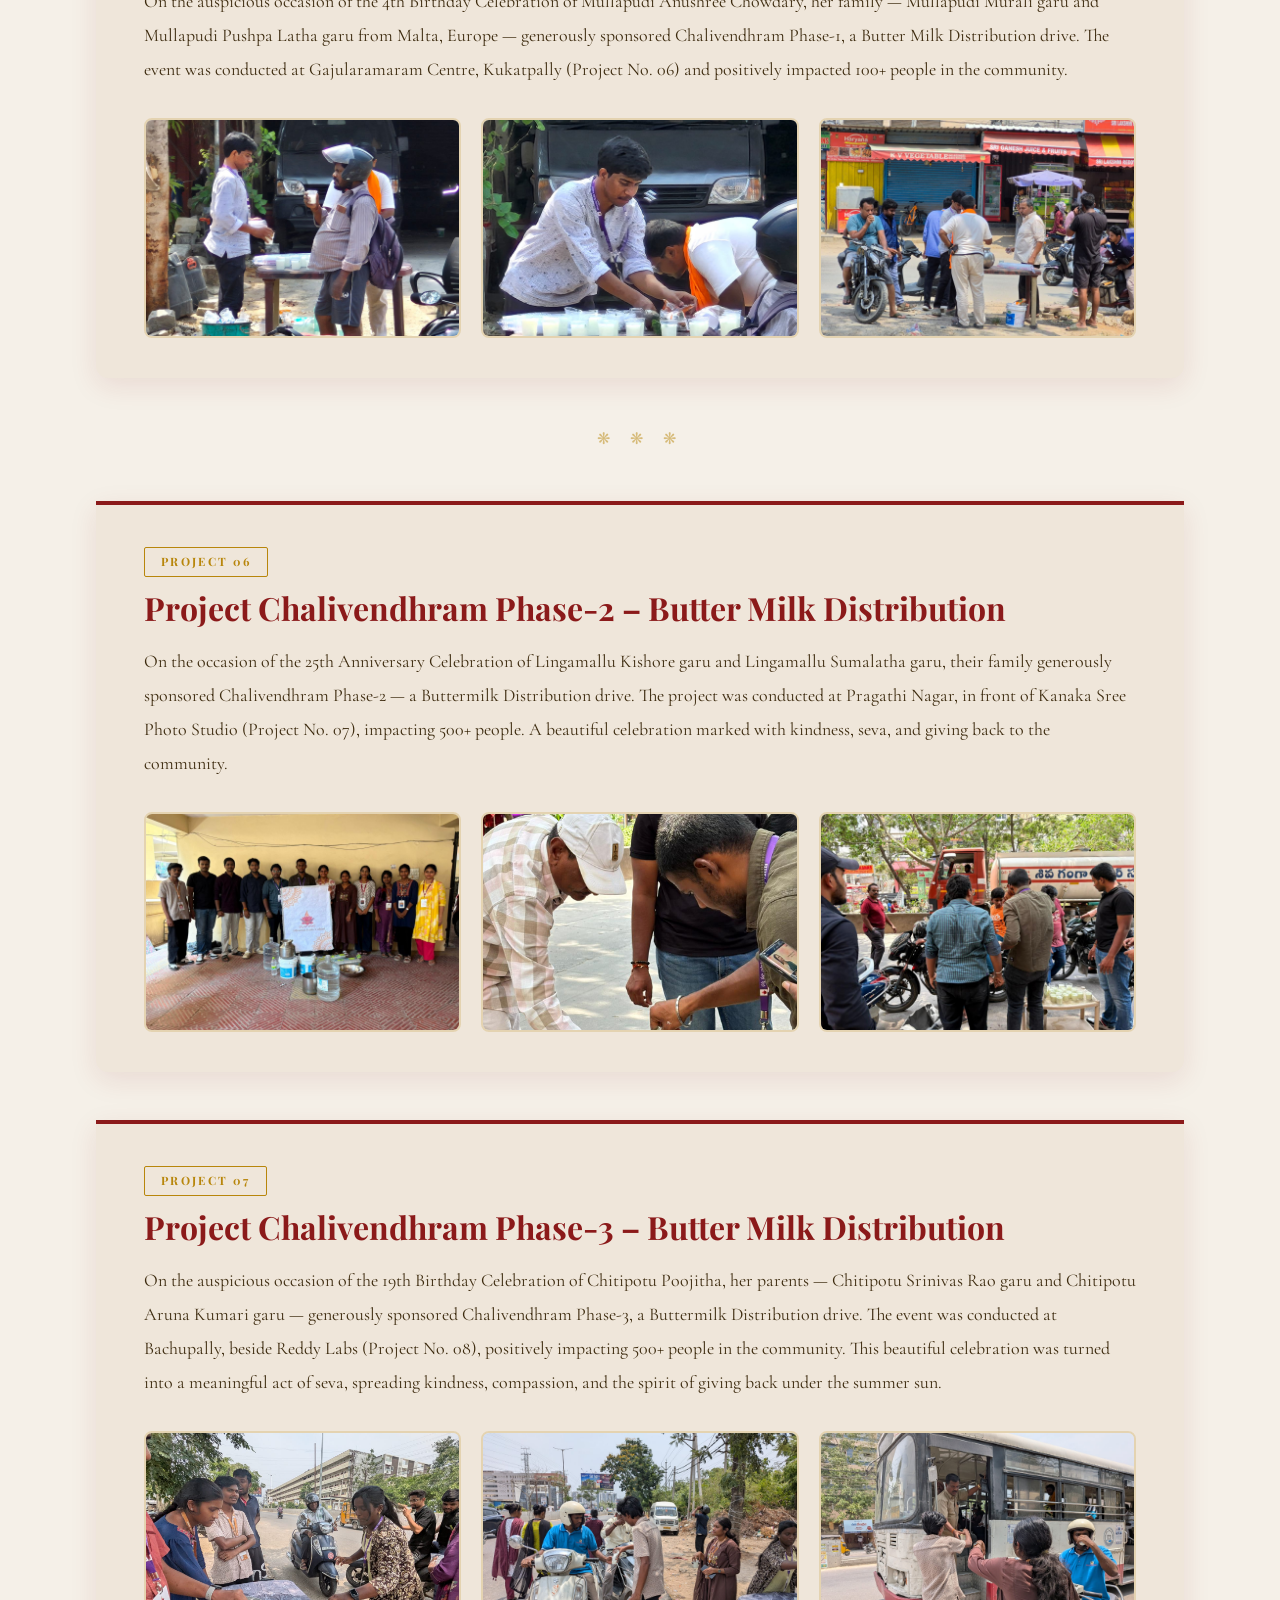
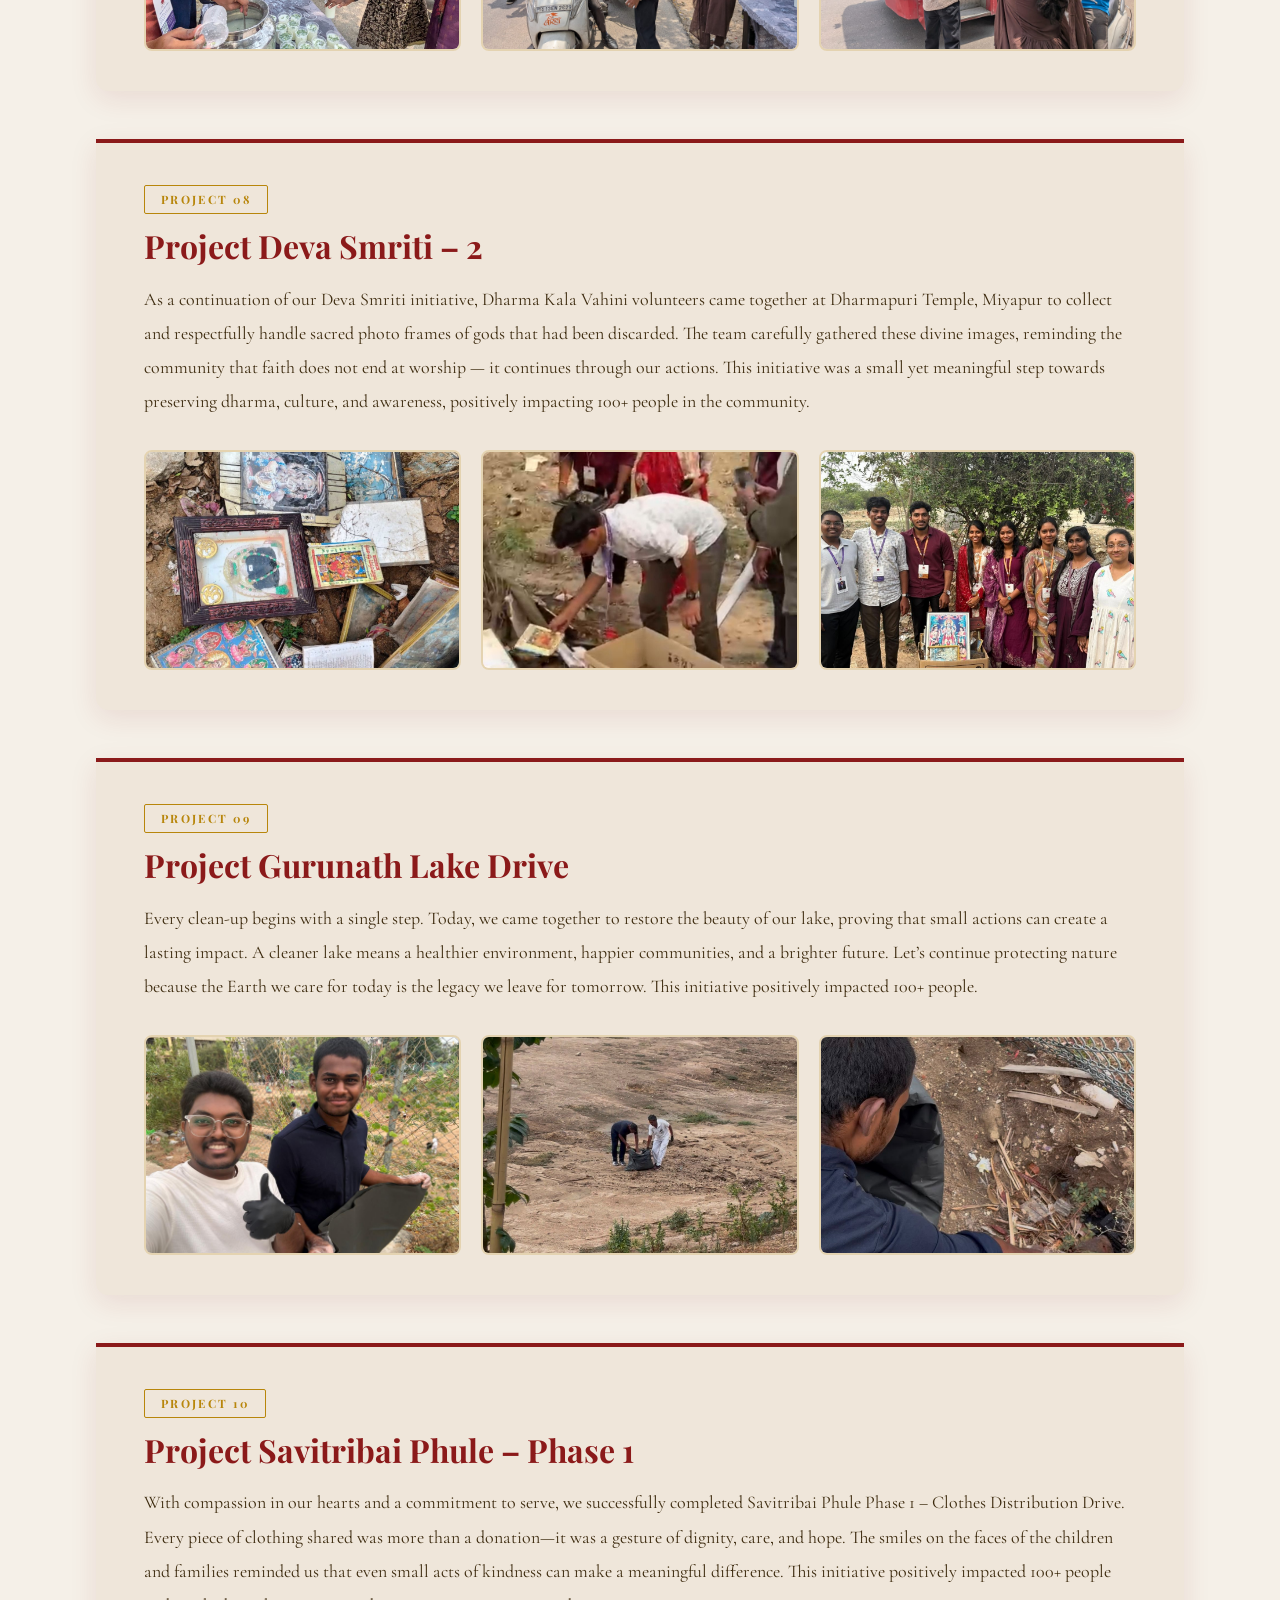
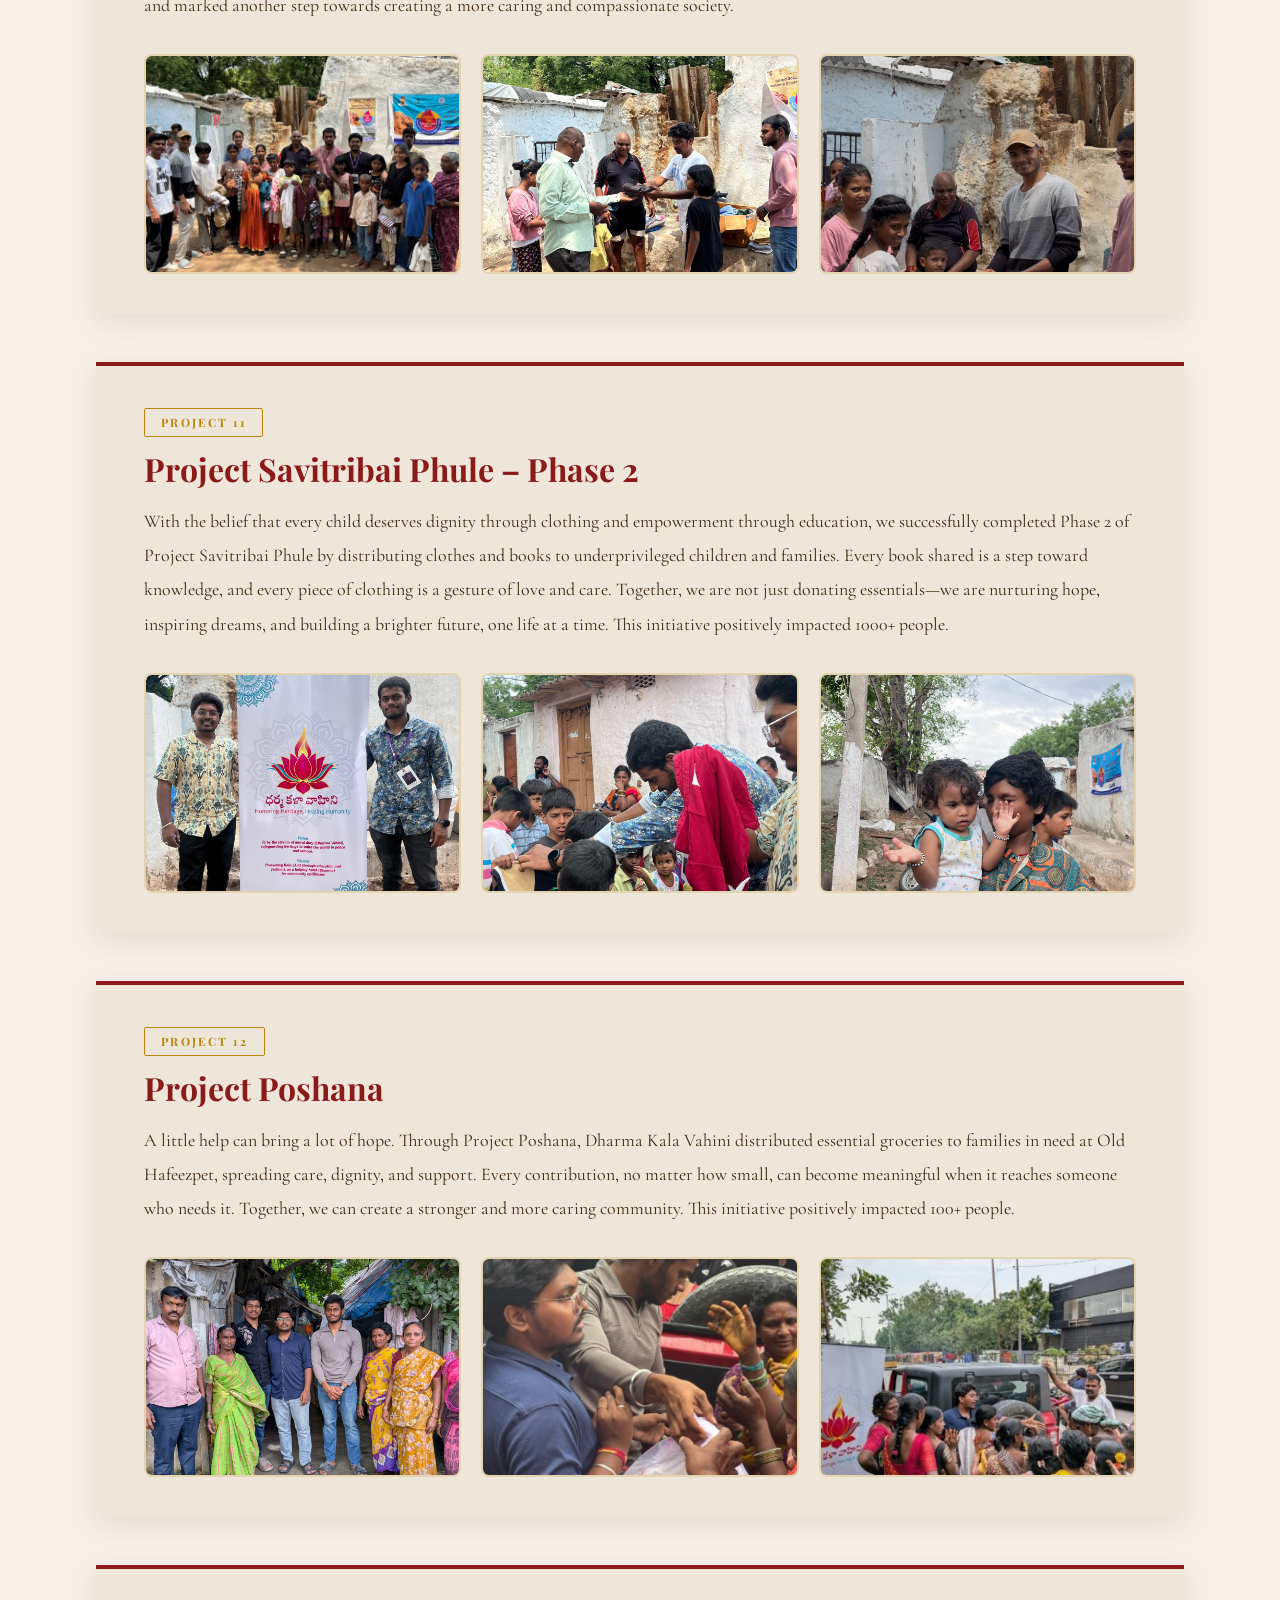
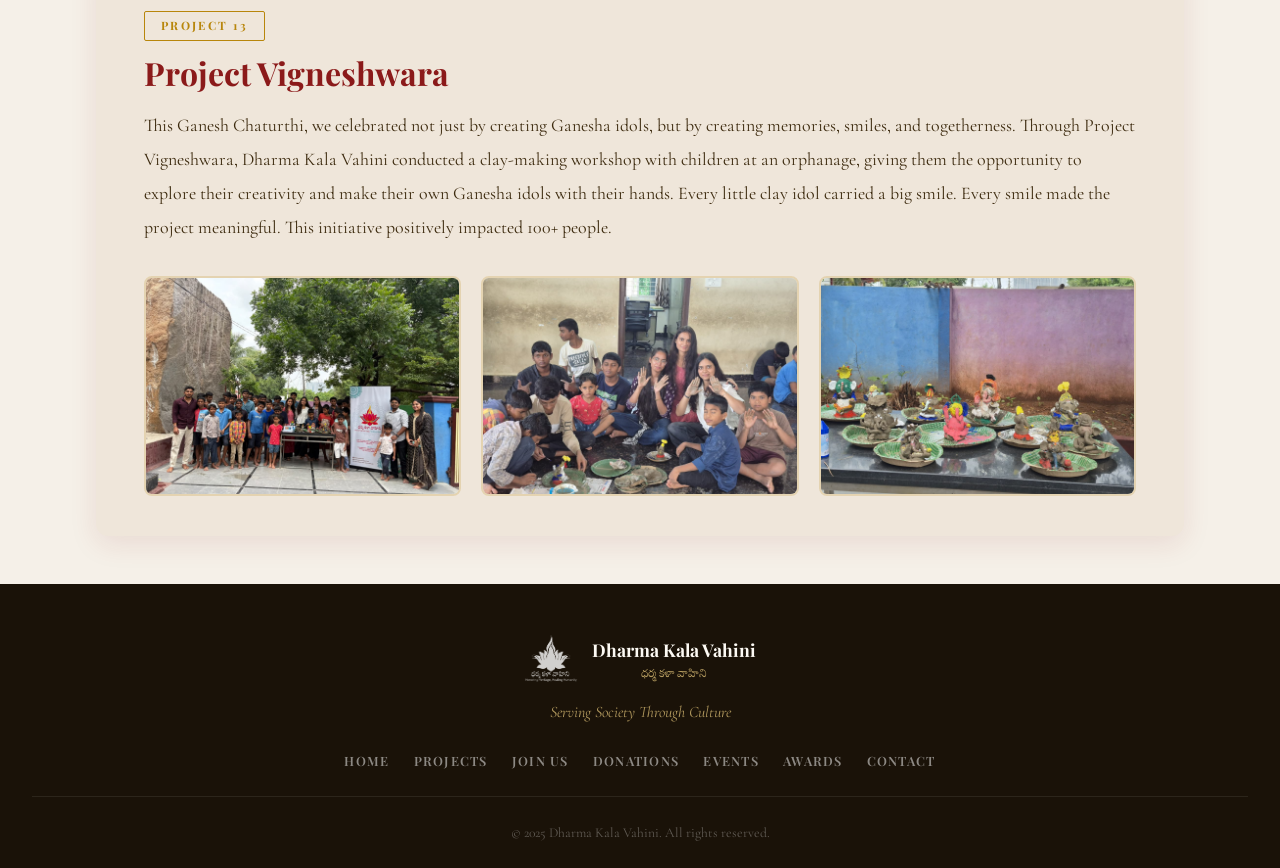
<file: projects.html>
<!DOCTYPE html>
<html lang="en">
<head>
  <!-- Google tag (gtag.js) -->
<script async src="https://www.googletagmanager.com/gtag/js?id=G-B5S5HB3VNK"></script>
<script>
  window.dataLayer = window.dataLayer || [];
  function gtag(){dataLayer.push(arguments);}
  gtag('js', new Date());
  gtag('config', 'G-B5S5HB3VNK');
</script>
<meta charset="UTF-8">
<meta name="viewport" content="width=device-width, initial-scale=1.0">
<title>Dharma Kala Vahini - Projects</title>
<link rel="preconnect" href="https://fonts.googleapis.com">
<link rel="preconnect" href="https://fonts.gstatic.com" crossorigin>
<link href="https://fonts.googleapis.com/css2?family=Playfair+Display:ital,wght@0,400;0,600;0,700;1,400&family=Cormorant+Garamond:ital,wght@0,300;0,400;0,500;1,300;1,400&family=Noto+Serif+Telugu:wght@400;600&display=swap" rel="stylesheet">
<link rel="stylesheet" href="style.css">
<style>
  .projects-title {
    text-align: center;
    padding: 5rem 2rem 1rem;
    font-family: 'Playfair Display', Georgia, serif;
    font-size: clamp(2.4rem, 5vw, 3.6rem);
    font-weight: 700;
    color: #8B1A1A;
    letter-spacing: 0.02em;
  }
  .projects-subtitle {
    text-align: center;
    font-family: 'Cormorant Garamond', Georgia, serif;
    font-style: italic;
    font-size: 1.15rem;
    color: #6B5B3E;
    margin-bottom: 3rem;
  }
  .projects-ornament {
    text-align: center;
    color: #B8860B;
    font-size: 1rem;
    letter-spacing: 0.3em;
    margin-bottom: 3rem;
  }
  .project {
    background: #EFE6DA;
    margin: 0 auto 3rem;
    padding: 2.5rem 3rem;
    width: 85%;
    border-radius: 0 0 12px 12px;
    border-top: 4px solid #8B1A1A;
    box-shadow: 0 8px 28px rgba(139,26,26,0.1);
    transition: transform 0.3s ease, box-shadow 0.3s ease, border-top-color 0.3s;
  }
  .project:hover {
    transform: translateY(-6px);
    box-shadow: 0 14px 40px rgba(139,26,26,0.18);
    border-top-color: #B8860B;
  }
  .project-num {
    display: inline-block;
    font-family: 'Playfair Display', Georgia, serif;
    font-size: 0.72rem;
    font-weight: 700;
    letter-spacing: 0.2em;
    text-transform: uppercase;
    color: #B8860B;
    border: 1px solid #B8860B;
    padding: 0.25rem 1rem;
    border-radius: 2px;
    margin-bottom: 0.8rem;
  }
  .project h2 {
    font-family: 'Playfair Display', Georgia, serif;
    font-size: clamp(1.5rem, 3vw, 2rem);
    font-weight: 700;
    color: #8B1A1A;
    margin-bottom: 1rem;
    line-height: 1.2;
  }
  .project p {
    font-family: 'Cormorant Garamond', Georgia, serif;
    font-size: 1.12rem;
    line-height: 1.9;
    color: #3D2B0F;
  }
  .images {
    display: flex;
    gap: 20px;
    margin-top: 2rem;
    flex-wrap: wrap;
  }
  .images img {
    flex: 1;
    min-width: 260px;
    height: 220px;
    object-fit: cover;
    border-radius: 8px;
    border: 2px solid rgba(184,134,11,0.2);
    transition: transform 0.4s ease, box-shadow 0.4s ease, border-color 0.3s;
  }
  .images img:hover {
    transform: scale(1.04);
    box-shadow: 0 12px 32px rgba(139,26,26,0.25);
    border-color: #B8860B;
  }
  .project-divider {
    text-align: center;
    color: #B8860B;
    font-size: 1rem;
    letter-spacing: 0.5em;
    margin: 0 auto 3rem;
    opacity: 0.5;
  }
  @media (max-width: 768px) {
    .project { width: 92%; padding: 2rem 1.5rem; }
    .images { flex-direction: column; align-items: center; }
    .images img { min-width: unset; width: 100%; }
  }
</style>
</head>
<body>

  <div class="border-stripe"></div>

  <nav class="navbar" id="navbar">
    <div class="nav-inner">
      <div class="nav-logo">
        <img src="images/logo.png" alt="Dharma Kala Vahini Logo" class="nav-logo-img">
        <div class="logo-text">
          <span class="logo-main">Dharma Kala Vahini</span>
          <span class="logo-sub">ధర్మ కళా వాహిని</span>
        </div>
      </div>
      <ul class="nav-links">
        <li><a href="index.html" data-en="Home" data-te="హోమ్">Home</a></li>
        <li><a href="projects.html" class="active" data-en="Projects" data-te="ప్రాజెక్టులు">Projects</a></li>
        <li><a href="join.html" data-en="Join Us" data-te="మాలో చేరండి">Join Us</a></li>
        <li><a href="donations.html" data-en="Donations" data-te="విరాళాలు">Donations</a></li>
        <li><a href="events.html" data-en="Events" data-te="కార్యక్రమాలు">Events</a></li>
        <li><a href="awards.html" data-en="Awards" data-te="అవార్డులు">Awards</a></li>
        <li><a href="contact.html" data-en="Contact" data-te="సంప్రదింపు">Contact</a></li>
      </ul>
      <div class="lang-toggle">
        <button class="lang-btn active" onclick="setLang('en')">English</button>
        <button class="lang-btn" onclick="setLang('te')">తెలుగు</button>
      </div>
      <button class="hamburger" id="hamburger" aria-label="Menu">
        <span></span><span></span><span></span>
      </button>
    </div>
  </nav>

  <h1 class="projects-title" data-en="Our Projects" data-te="మా ప్రాజెక్టులు">Our Projects</h1>
  <p class="projects-subtitle" data-en="Initiatives that serve, preserve, and uplift our community" data-te="మా సమాజానికి సేవ చేసే, సంరక్షించే మరియు అభ్యున్నతి చేసే కార్యక్రమాలు">Initiatives that serve, preserve, and uplift our community</p>
  <div class="projects-ornament">⸻ ❋ ⸻</div>

 <!-- Project 1 -->
  <div class="project">
    <span class="project-num" data-en="Project 01" data-te="ప్రాజెక్ట్ 01">Project 01</span>
    <h2 data-en="Project Deva Smriti – Musi River Photo Frame Cleaning Initiative" data-te="ప్రాజెక్ట్ దేవ స్మృతి – మూసీ నది ఫోటో ఫ్రేమ్ శుభ్రపరచడం కార్యక్రమం">Project Deva Smriti – Musi River Photo Frame Cleaning Initiative</h2>
    <p data-en="As part of our environmental and spiritual preservation efforts, Dharma Kala Vahini volunteers organized a cleanup drive near the Musi River where several sacred photo frames had been discarded. Our team carefully collected these frames, cleaned them respectfully, and relocated them to a nearby temple so they could be preserved with dignity. This activity not only helped clean the surroundings but also ensured that religious symbols were treated with proper respect."
       data-te="మా పర్యావరణ మరియు ఆధ్యాత్మిక సంరక్షణ కృషిలో భాగంగా, ధర్మ కళా వాహిని స్వచ్ఛంద సేవకులు మూసీ నది సమీపంలో శుభ్రపరచడం కార్యక్రమాన్ని నిర్వహించారు. మా బృందం ఈ ఫ్రేమ్‌లను జాగ్రత్తగా సేకరించి, గౌరవంగా శుభ్రపరచి, సమీపంలోని దేవాలయానికి తరలించింది. ఈ కార్యక్రమం పరిసరాలను శుభ్రం చేయడమే కాకుండా మతపరమైన చిహ్నాలు తగిన గౌరవంతో చూడబడేలా నిర్ధారించింది.">
      As part of our environmental and spiritual preservation efforts, Dharma Kala Vahini volunteers organized a cleanup drive near the Musi River where several sacred photo frames had been discarded. Our team carefully collected these frames, cleaned them respectfully, and relocated them to a nearby temple so they could be preserved with dignity. This activity not only helped clean the surroundings but also ensured that religious symbols were treated with proper respect.
    </p>
    <div class="images">
      <img src="images/project_1_1.jpeg" alt="Musi River Cleanup 1">
      <img src="images/project_1_2.jpeg" alt="Musi River Cleanup 2">
      <img src="images/project_1_3.jpeg" alt="Musi River Cleanup 3">
    </div>
  </div>
 
  <div class="project-divider">❋ ❋ ❋</div>
 
  <!-- Project 2 -->
  <div class="project">
    <span class="project-num" data-en="Project 02" data-te="ప్రాజెక్ట్ 02">Project 02</span>
    <h2 data-en="Project Samrakṣaṇam – Temple Cleaning Service Activity" data-te="ప్రాజెక్ట్ సంరక్షణం – దేవాలయ శుభ్రపరచడం సేవా కార్యక్రమం">Project Samrakṣaṇam – Temple Cleaning Service Activity</h2>
    <p data-en="Dharma Kala Vahini organized a temple cleaning drive to maintain the purity and peaceful environment of the temple premises. Volunteers gathered early in the day and worked together to sweep the temple grounds, remove waste, and organize the surroundings. This initiative was conducted with the intention of promoting cleanliness, community service, and devotion towards maintaining sacred places."
       data-te="ధర్మ కళా వాహిని దేవాలయ ప్రాంగణంలో పవిత్రత మరియు శాంతియుత వాతావరణాన్ని నిర్వహించడానికి దేవాలయ శుభ్రపరచడం కార్యక్రమాన్ని నిర్వహించింది. స్వచ్ఛంద సేవకులు దేవాలయ ప్రాంగణాన్ని తుడిచి, వ్యర్థాలు తొలగించి, పరిసరాలను క్రమబద్ధం చేయడానికి కలిసి పని చేశారు.">
      Dharma Kala Vahini organized a temple cleaning drive to maintain the purity and peaceful environment of the temple premises. Volunteers gathered early in the day and worked together to sweep the temple grounds, remove waste, and organize the surroundings. This initiative was conducted with the intention of promoting cleanliness, community service, and devotion towards maintaining sacred places.
    </p>
    <div class="images">
      <img src="images/project_2_1.jpeg" alt="Temple Cleaning 1">
      <img src="images/project_2_2.jpeg" alt="Temple Cleaning 2">
      <img src="images/project_2_3.jpeg" alt="Temple Cleaning 3">
    </div>
  </div>
 
  <div class="project-divider">❋ ❋ ❋</div>

  <!-- Project 3 -->
  <div class="project">
    <span class="project-num" data-en="Project 03" data-te="ప్రాజెక్ట్ 03">Project 03</span>
    <h2 data-en="Maha Shivaratri Jagaram Spiritual Event" data-te="మహా శివరాత్రి జాగరం ఆధ్యాత్మిక కార్యక్రమం">Maha Shivaratri Jagaram Spiritual Event</h2>
    <p data-en="During the auspicious occasion of Maha Shivaratri, Dharma Kala Vahini hosted a special Jagaram event dedicated to Lord Shiva. The night was filled with devotional activities including Shiva idol making, bhajans, chanting of sacred mantras, and spiritual discussions. Participants stayed awake throughout the night in devotion, creating a vibrant and uplifting spiritual atmosphere that brought the community together."
       data-te="మహా శివరాత్రి శుభ సందర్భంగా, ధర్మ కళా వాహిని శివుని భగవంతుడికి అంకితమైన ప్రత్యేక జాగరం కార్యక్రమాన్ని నిర్వహించింది. ఆ రాత్రి శివలింగ నిర్మాణం, భజనలు, పవిత్ర మంత్రాల జపం మరియు ఆధ్యాత్మిక చర్చలతో నిండిపోయింది. పాల్గొనేవారు రాత్రంతా భక్తితో మేల్కొని సమాజాన్ని ఒకచోట చేర్చారు.">
      During the auspicious occasion of Maha Shivaratri, Dharma Kala Vahini hosted a special Jagaram event dedicated to Lord Shiva. The night was filled with devotional activities including Shiva idol making, bhajans, chanting of sacred mantras, and spiritual discussions. Participants stayed awake throughout the night in devotion, creating a vibrant and uplifting spiritual atmosphere that brought the community together.
    </p>
    <div class="images">
      <img src="images/project_3_1.jpeg" alt="Shivaratri Event 1">
      <img src="images/project_3_2.jpeg" alt="Shivaratri Event 2">
      <img src="images/project_3_3.jpeg" alt="Shivaratri Event 3">
    </div>
  </div>

  <div class="project-divider">❋ ❋ ❋</div>

  <!-- Project 4 -->
  <div class="project">
    <span class="project-num" data-en="Project 04" data-te="ప్రాజెక్ట్ 04">Project 04</span>
    <h2 data-en="Mana Ramayanam – Cultural Outreach & Education Drive" data-te="మనా రామాయణం – సాంస్కృతిక అవగాహన & విద్యా కార్యక్రమం">Mana Ramayanam – Cultural Outreach & Education Drive</h2>
    <p data-en="Mana Ramayanam is a cultural outreach initiative aimed at inspiring and educating children from orphanages through the timeless values of the Ramayana. The program was conducted at Chavadi Child Welfare Society, Hyderabad, where children actively participated in a variety of activities such as drawing competitions, fancy dress based on Ramayana characters, interactive quizzes, and Ramayanam screening sessions."
       data-te="మనా రామాయణం అనేది అనాథాశ్రమాలలోని పిల్లలకు రామాయణంలోని శాశ్వత విలువలను పరిచయం చేసి, వారికి ప్రేరణనిచ్చే సాంస్కృతిక అవగాహన కార్యక్రమం. ఈ కార్యక్రమం హైదరాబాద్‌లోని చావడి చైల్డ్ వెల్ఫేర్ సొసైటీ వద్ద నిర్వహించబడింది. ఇందులో పిల్లలు డ్రాయింగ్ పోటీలు, రామాయణ పాత్రలపై ఫ్యాన్సీ డ్రస్, ఇంటరాక్టివ్ క్విజ్‌లు మరియు రామాయణం స్క్రీనింగ్ కార్యక్రమాల్లో ఉత్సాహంగా పాల్గొన్నారు.">
      Mana Ramayanam is a cultural outreach initiative aimed at inspiring and educating children from orphanages through the timeless values of the Ramayana. The program was conducted at Chavadi Child Welfare Society, Hyderabad, where children actively participated in a variety of activities such as drawing competitions, fancy dress based on Ramayana characters, interactive quizzes, and Ramayanam screening sessions.
    </p>
    <div class="images">
      <img src="images/project_4_1.jpeg" alt="Mana Ramayanam 1">
      <img src="images/project_4_2.jpeg" alt="Mana Ramayanam 2">
      <img src="images/project_4_3.jpeg" alt="Mana Ramayanam 3">
    </div>
  </div>

  <!-- Project 5 -->
  <div class="project">
    <span class="project-num" data-en="Project 05" data-te="ప్రాజెక్ట్ 05">Project 05</span>
    <h2 data-en="Project Chalivendhram Phase-1 – Butter Milk Distribution" data-te="ప్రాజెక్ట్ చాలివేంద్రం దశ-1 – మజ్జిగ పంపిణీ">Project Chalivendhram Phase-1 – Butter Milk Distribution</h2>
    <p data-en="On the auspicious occasion of the 4th Birthday Celebration of Mullapudi Anushree Chowdary, her family — Mullapudi Murali garu and Mullapudi Pushpa Latha garu from Malta, Europe — generously sponsored Chalivendhram Phase-1, a Butter Milk Distribution drive. The event was conducted at Gajularamaram Centre, Kukatpally (Project No. 06) and positively impacted 100+ people in the community."
       data-te="ముల్లపూడి అనుశ్రీ చౌదరి 4వ పుట్టినరోజు శుభసందర్భంగా, ఆమె కుటుంబం — మాల్టా, యూరప్ నుండి ముల్లపూడి మురళి గారు మరియు ముల్లపూడి పుష్పలత గారు — చాలివేంద్రం దశ-1 మజ్జిగ పంపిణీ కార్యక్రమానికి సహాయం అందించారు. ఈ కార్యక్రమం గజులారామారం సెంటర్, కూకట్‌పల్లి వద్ద నిర్వహించబడింది (ప్రాజెక్ట్ నం. 06) మరియు సమాజంలో 100+ మందిని సానుకూలంగా ప్రభావితం చేసింది.">
      On the auspicious occasion of the 4th Birthday Celebration of Mullapudi Anushree Chowdary, her family — Mullapudi Murali garu and Mullapudi Pushpa Latha garu from Malta, Europe — generously sponsored Chalivendhram Phase-1, a Butter Milk Distribution drive. The event was conducted at Gajularamaram Centre, Kukatpally (Project No. 06) and positively impacted 100+ people in the community.
    </p>
    <div class="images">
      <img src="images/project_5_1.jpeg" alt="Chalivendhram Phase 1 - 1">
      <img src="images/project_5_2.jpeg" alt="Chalivendhram Phase 1 - 2">
      <img src="images/project_5_3.jpeg" alt="Chalivendhram Phase 1 - 3">
    </div>
  </div>
 
  <div class="project-divider">❋ ❋ ❋</div>
 
  <!-- Project 6 -->
  <div class="project">
    <span class="project-num" data-en="Project 06" data-te="ప్రాజెక్ట్ 06">Project 06</span>
    <h2 data-en="Project Chalivendhram Phase-2 – Butter Milk Distribution" data-te="ప్రాజెక్ట్ చాలివేంద్రం దశ-2 – మజ్జిగ పంపిణీ">Project Chalivendhram Phase-2 – Butter Milk Distribution</h2>
    <p data-en="On the occasion of the 25th Anniversary Celebration of Lingamallu Kishore garu and Lingamallu Sumalatha garu, their family generously sponsored Chalivendhram Phase-2 — a Buttermilk Distribution drive. The project was conducted at Pragathi Nagar, in front of Kanaka Sree Photo Studio (Project No. 07), impacting 500+ people. A beautiful celebration marked with kindness, seva, and giving back to the community."
       data-te="లింగమల్లు కిషోర్ గారు మరియు లింగమల్లు సుమలత గారి 25వ వివాహ వార్షికోత్సవం శుభసందర్భంగా, వారి కుటుంబం చాలివేంద్రం దశ-2 మజ్జిగ పంపిణీ కార్యక్రమానికి సహాయం అందించింది. ఈ ప్రాజెక్ట్ ప్రగతి నగర్, కనక శ్రీ ఫోటో స్టూడియో ముందు నిర్వహించబడింది (ప్రాజెక్ట్ నం. 07), 500+ మందిని ప్రభావితం చేసింది. దయతో, సేవతో మరియు సమాజానికి తిరిగి ఇవ్వడంతో అలంకరించబడిన అందమైన వేడుక.">
      On the occasion of the 25th Anniversary Celebration of Lingamallu Kishore garu and Lingamallu Sumalatha garu, their family generously sponsored Chalivendhram Phase-2 — a Buttermilk Distribution drive. The project was conducted at Pragathi Nagar, in front of Kanaka Sree Photo Studio (Project No. 07), impacting 500+ people. A beautiful celebration marked with kindness, seva, and giving back to the community.
    </p>
    <div class="images">
      <img src="images/project_6_1.jpeg" alt="Chalivendhram Phase 2 - 1">
      <img src="images/project_6_2.jpeg" alt="Chalivendhram Phase 2 - 2">
      <img src="images/project_6_3.jpeg" alt="Chalivendhram Phase 2 - 3">
    </div>
  </div>

  <!-- Project 7 -->
  <div class="project">
    <span class="project-num" data-en="Project 07" data-te="ప్రాజెక్ట్ 07">Project 07</span>
    <h2 data-en="Project Chalivendhram Phase-3 – Butter Milk Distribution" data-te="ప్రాజెక్ట్ చాలివేంద్రం దశ-3 – మజ్జిగ పంపిణీ">Project Chalivendhram Phase-3 – Butter Milk Distribution</h2>
    <p data-en="On the auspicious occasion of the 19th Birthday Celebration of Chitipotu Poojitha, her parents — Chitipotu Srinivas Rao garu and Chitipotu Aruna Kumari garu — generously sponsored Chalivendhram Phase-3, a Buttermilk Distribution drive. The event was conducted at Bachupally, beside Reddy Labs (Project No. 08), positively impacting 500+ people in the community. This beautiful celebration was turned into a meaningful act of seva, spreading kindness, compassion, and the spirit of giving back under the summer sun."
       data-te="చిటిపోతు పూజిత 19వ పుట్టినరోజు శుభసందర్భంగా, ఆమె తల్లిదండ్రులు — చిటిపోతు శ్రీనివాస్ రావు గారు మరియు చిటిపోతు అరుణ కుమారి గారు — చాలివేంద్రం దశ-3 మజ్జిగ పంపిణీ కార్యక్రమానికి సహాయం అందించారు. ఈ కార్యక్రమం బాచుపల్లి, రెడ్డీ లాబ్స్ పక్కన నిర్వహించబడింది (ప్రాజెక్ట్ నం. 08), సమాజంలో 500+ మందిని సానుకూలంగా ప్రభావితం చేసింది. ఈ అందమైన వేడుక దయ, కరుణ మరియు వేసవి ఎండలో సేవా స్ఫూర్తిని వ్యాప్తి చేస్తూ అర్థవంతమైన సేవా కార్యక్రమంగా మారింది.">
      On the auspicious occasion of the 19th Birthday Celebration of Chitipotu Poojitha, her parents — Chitipotu Srinivas Rao garu and Chitipotu Aruna Kumari garu — generously sponsored Chalivendhram Phase-3, a Buttermilk Distribution drive. The event was conducted at Bachupally, beside Reddy Labs (Project No. 08), positively impacting 500+ people in the community. This beautiful celebration was turned into a meaningful act of seva, spreading kindness, compassion, and the spirit of giving back under the summer sun.
    </p>
    <div class="images">
      <img src="images/project_7_1.jpeg" alt="Chalivendhram Phase 3 - 1">
      <img src="images/project_7_2.jpeg" alt="Chalivendhram Phase 3 - 2">
      <img src="images/project_7_3.jpeg" alt="Chalivendhram Phase 3 - 3">
    </div>
  </div>

    <!-- Project 8 -->
  <div class="project">
    <span class="project-num" data-en="Project 08" data-te="ప్రాజెక్ట్ 08">Project 08</span>
    <h2 data-en="Project Deva Smriti – 2" data-te="ప్రాజెక్ట్ దేవ స్మృతి – 2">Project Deva Smriti – 2</h2>
    <p data-en="As a continuation of our Deva Smriti initiative, Dharma Kala Vahini volunteers came together at Dharmapuri Temple, Miyapur to collect and respectfully handle sacred photo frames of gods that had been discarded. The team carefully gathered these divine images, reminding the community that faith does not end at worship — it continues through our actions. This initiative was a small yet meaningful step towards preserving dharma, culture, and awareness, positively impacting 100+ people in the community."
       data-te="మా దేవ స్మృతి కార్యక్రమం కొనసాగింపుగా, ధర్మ కళా వాహిని స్వచ్ఛంద సేవకులు మియాపూర్‌లోని ధర్మపురి దేవాలయం వద్ద దేవతల పవిత్ర ఫోటో ఫ్రేమ్‌లను గౌరవంగా సేకరించి, భక్తి పూజతో ముగియదు — అది మన చర్యల ద్వారా కొనసాగుతుందని సమాజానికి గుర్తు చేశారు. ఈ కార్యక్రమం ధర్మం, సంస్కృతి మరియు అవగాహనను కాపాడటానికి ఒక చిన్న కానీ అర్థవంతమైన అడుగుగా నిలిచింది, సమాజంలో 100+ మందిని సానుకూలంగా ప్రభావితం చేసింది.">
      As a continuation of our Deva Smriti initiative, Dharma Kala Vahini volunteers came together at Dharmapuri Temple, Miyapur to collect and respectfully handle sacred photo frames of gods that had been discarded. The team carefully gathered these divine images, reminding the community that faith does not end at worship — it continues through our actions. This initiative was a small yet meaningful step towards preserving dharma, culture, and awareness, positively impacting 100+ people in the community.
    </p>
    <div class="images">
      <img src="images/project_8_1.jpeg" alt="Deva Smriti 2 - 1">
      <img src="images/project_8_2.jpeg" alt="Deva Smriti 2 - 2">
      <img src="images/project_8_3.jpeg" alt="Deva Smriti 2 - 3">
    </div>
  </div>

  <!-- Project 9 -->
<div class="project">
  <span class="project-num" data-en="Project 09" data-te="ప్రాజెక్ట్ 09">Project 09</span>

  <h2
    data-en="Project Gurunath Lake Drive"
    data-te="ప్రాజెక్ట్ గురునాథ్ లేక్ డ్రైవ్">
    Project Gurunath Lake Drive
  </h2>

  <p
    data-en="Every clean-up begins with a single step. Today, we came together to restore the beauty of our lake, proving that small actions can create a lasting impact. A cleaner lake means a healthier environment, happier communities, and a brighter future. Let’s continue protecting nature because the Earth we care for today is the legacy we leave for tomorrow. This initiative positively impacted 100+ people."
    data-te="ప్రతి శుభ్రత కార్యక్రమం ఒక చిన్న అడుగుతో ప్రారంభమవుతుంది. ఈ రోజు మనం సరస్సు అందాన్ని పునరుద్ధరించడానికి కలిసి పనిచేశాము. చిన్న చర్యలు కూడా శాశ్వతమైన ప్రభావాన్ని సృష్టించగలవని ఇది నిరూపించింది. పరిశుభ్రమైన సరస్సు ఆరోగ్యకరమైన పర్యావరణానికి, సంతోషకరమైన సమాజానికి మరియు ప్రకాశవంతమైన భవిష్యత్తుకు దారితీస్తుంది. మనం ఈ రోజు సంరక్షించే భూమి రేపటి తరాలకు మనం అందించే వారసత్వం. ఈ కార్యక్రమం 100+ మందిపై సానుకూల ప్రభావం చూపింది.">
    Every clean-up begins with a single step. Today, we came together to restore the beauty of our lake, proving that small actions can create a lasting impact. A cleaner lake means a healthier environment, happier communities, and a brighter future. Let’s continue protecting nature because the Earth we care for today is the legacy we leave for tomorrow. This initiative positively impacted 100+ people.
  </p>

  <div class="images">
    <img src="images/project_9_1.jpeg" alt="Gurunath Lake Drive - 1">
    <img src="images/project_9_2.jpeg" alt="Gurunath Lake Drive - 2">
    <img src="images/project_9_3.jpeg" alt="Gurunath Lake Drive - 3">
  </div>
</div>


<!-- Project 10 -->
<div class="project">
  <span class="project-num" data-en="Project 10" data-te="ప్రాజెక్ట్ 10">Project 10</span>

  <h2
    data-en="Project Savitribai Phule – Phase 1"
    data-te="ప్రాజెక్ట్ సావిత్రిబాయి ఫూలే – దశ 1">
    Project Savitribai Phule – Phase 1
  </h2>

  <p
    data-en="With compassion in our hearts and a commitment to serve, we successfully completed Savitribai Phule Phase 1 – Clothes Distribution Drive. Every piece of clothing shared was more than a donation—it was a gesture of dignity, care, and hope. The smiles on the faces of the children and families reminded us that even small acts of kindness can make a meaningful difference. This initiative positively impacted 100+ people and marked another step towards creating a more caring and compassionate society."
    data-te="మనసులో కరుణతో మరియు సేవ చేయాలనే సంకల్పంతో సావిత్రిబాయి ఫూలే దశ 1 – వస్త్ర పంపిణీ కార్యక్రమాన్ని విజయవంతంగా నిర్వహించాము. పంచిన ప్రతి వస్త్రం కేవలం విరాళం మాత్రమే కాదు, అది గౌరవం, శ్రద్ధ మరియు ఆశకు ప్రతీక. పిల్లలు మరియు కుటుంబాల ముఖాల్లోని చిరునవ్వులు చిన్న దయా చర్యలు కూడా అర్థవంతమైన మార్పును తీసుకురాగలవని గుర్తుచేశాయి. ఈ కార్యక్రమం 100+ మందిపై సానుకూల ప్రభావం చూపింది మరియు మరింత దయగల సమాజాన్ని నిర్మించే దిశగా మరో అడుగుగా నిలిచింది.">
    With compassion in our hearts and a commitment to serve, we successfully completed Savitribai Phule Phase 1 – Clothes Distribution Drive. Every piece of clothing shared was more than a donation—it was a gesture of dignity, care, and hope. The smiles on the faces of the children and families reminded us that even small acts of kindness can make a meaningful difference. This initiative positively impacted 100+ people and marked another step towards creating a more caring and compassionate society.
  </p>

  <div class="images">
    <img src="images/project_10_1.jpeg" alt="Savitribai Phule Phase 1 - 1">
    <img src="images/project_10_2.jpeg" alt="Savitribai Phule Phase 1 - 2">
    <img src="images/project_10_3.jpeg" alt="Savitribai Phule Phase 1 - 3">
  </div>
</div>


<!-- Project 11 -->
<div class="project">
  <span class="project-num" data-en="Project 11" data-te="ప్రాజెక్ట్ 11">Project 11</span>

  <h2
    data-en="Project Savitribai Phule – Phase 2"
    data-te="ప్రాజెక్ట్ సావిత్రిబాయి ఫూలే – దశ 2">
    Project Savitribai Phule – Phase 2
  </h2>

  <p
    data-en="With the belief that every child deserves dignity through clothing and empowerment through education, we successfully completed Phase 2 of Project Savitribai Phule by distributing clothes and books to underprivileged children and families. Every book shared is a step toward knowledge, and every piece of clothing is a gesture of love and care. Together, we are not just donating essentials—we are nurturing hope, inspiring dreams, and building a brighter future, one life at a time. This initiative positively impacted 1000+ people."
    data-te="ప్రతి చిన్నారికి వస్త్రాల ద్వారా గౌరవం మరియు విద్య ద్వారా సాధికారత లభించాలనే నమ్మకంతో, ప్రాజెక్ట్ సావిత్రిబాయి ఫూలే దశ 2ను విజయవంతంగా నిర్వహించాము. నిరుపేద పిల్లలు మరియు కుటుంబాలకు వస్త్రాలు మరియు పుస్తకాలను పంపిణీ చేశాము. పంచిన ప్రతి పుస్తకం జ్ఞానం వైపు ఒక అడుగు కాగా, ప్రతి వస్త్రం ప్రేమ మరియు శ్రద్ధకు ప్రతీక. మనం కేవలం అవసరమైన వస్తువులను మాత్రమే అందించడం కాదు, ఆశను పెంపొందిస్తూ, కలలను ప్రేరేపిస్తూ, ప్రతి జీవితానికి ప్రకాశవంతమైన భవిష్యత్తును నిర్మిస్తున్నాము. ఈ కార్యక్రమం 1000+ మందిపై సానుకూల ప్రభావం చూపింది.">
    With the belief that every child deserves dignity through clothing and empowerment through education, we successfully completed Phase 2 of Project Savitribai Phule by distributing clothes and books to underprivileged children and families. Every book shared is a step toward knowledge, and every piece of clothing is a gesture of love and care. Together, we are not just donating essentials—we are nurturing hope, inspiring dreams, and building a brighter future, one life at a time. This initiative positively impacted 1000+ people.
  </p>

  <div class="images">
    <img src="images/project_11_1.jpeg" alt="Savitribai Phule Phase 2 - 1">
    <img src="images/project_11_2.jpeg" alt="Savitribai Phule Phase 2 - 2">
    <img src="images/project_11_3.jpeg" alt="Savitribai Phule Phase 2 - 3">
  </div>
</div>


<!-- Project 12 -->
<div class="project">
  <span class="project-num" data-en="Project 12" data-te="ప్రాజెక్ట్ 12">Project 12</span>

  <h2
    data-en="Project Poshana"
    data-te="ప్రాజెక్ట్ పోషణ">
    Project Poshana
  </h2>

  <p
    data-en="A little help can bring a lot of hope. Through Project Poshana, Dharma Kala Vahini distributed essential groceries to families in need at Old Hafeezpet, spreading care, dignity, and support. Every contribution, no matter how small, can become meaningful when it reaches someone who needs it. Together, we can create a stronger and more caring community. This initiative positively impacted 100+ people."
    data-te="చిన్న సహాయం కూడా ఎంతో ఆశను కలిగించగలదు. ప్రాజెక్ట్ పోషణ ద్వారా ధర్మ కళా వాహిని ఓల్డ్ హఫీజ్‌పేట్‌లో అవసరంలో ఉన్న కుటుంబాలకు నిత్యావసర సరుకులను పంపిణీ చేసి, శ్రద్ధ, గౌరవం మరియు సహాయాన్ని అందించింది. ఎంత చిన్న సహకారం అయినా అవసరంలో ఉన్న వ్యక్తికి చేరినప్పుడు అది ఎంతో అర్థవంతంగా మారుతుంది. కలిసి మనం మరింత బలమైన మరియు దయగల సమాజాన్ని నిర్మించగలము. ఈ కార్యక్రమం 100+ మందిపై సానుకూల ప్రభావం చూపింది.">
    A little help can bring a lot of hope. Through Project Poshana, Dharma Kala Vahini distributed essential groceries to families in need at Old Hafeezpet, spreading care, dignity, and support. Every contribution, no matter how small, can become meaningful when it reaches someone who needs it. Together, we can create a stronger and more caring community. This initiative positively impacted 100+ people.
  </p>

  <div class="images">
    <img src="images/project_12_1.jpeg" alt="Project Poshana - 1">
    <img src="images/project_12_2.jpeg" alt="Project Poshana - 2">
    <img src="images/project_12_3.jpeg" alt="Project Poshana - 3">
  </div>
</div>


<!-- Project 13 -->
<div class="project">
  <span class="project-num" data-en="Project 13" data-te="ప్రాజెక్ట్ 13">Project 13</span>

  <h2
    data-en="Project Vigneshwara"
    data-te="ప్రాజెక్ట్ విఘ్నేశ్వర">
    Project Vigneshwara
  </h2>

  <p
    data-en="This Ganesh Chaturthi, we celebrated not just by creating Ganesha idols, but by creating memories, smiles, and togetherness. Through Project Vigneshwara, Dharma Kala Vahini conducted a clay-making workshop with children at an orphanage, giving them the opportunity to explore their creativity and make their own Ganesha idols with their hands. Every little clay idol carried a big smile. Every smile made the project meaningful. This initiative positively impacted 100+ people."
    data-te="ఈ వినాయక చవితిని కేవలం గణేశ విగ్రహాలను తయారు చేయడం ద్వారా కాకుండా, జ్ఞాపకాలు, చిరునవ్వులు మరియు ఐక్యతను సృష్టిస్తూ జరుపుకున్నాము. ప్రాజెక్ట్ విఘ్నేశ్వర ద్వారా ధర్మ కళా వాహిని ఒక అనాథాశ్రమంలోని పిల్లలతో మట్టి విగ్రహాల తయారీ కార్యక్రమాన్ని నిర్వహించింది. పిల్లలు తమ సృజనాత్మకతను వెలికితీసి, తమ చేతులతో స్వయంగా గణేశ విగ్రహాలను తయారు చేసుకునే అవకాశాన్ని పొందారు. ప్రతి చిన్న మట్టి విగ్రహంలో ఒక పెద్ద చిరునవ్వు దాగి ఉంది. ప్రతి చిరునవ్వు ఈ కార్యక్రమాన్ని మరింత అర్థవంతంగా చేసింది. ఈ కార్యక్రమం 100+ మందిపై సానుకూల ప్రభావం చూపింది.">
    This Ganesh Chaturthi, we celebrated not just by creating Ganesha idols, but by creating memories, smiles, and togetherness. Through Project Vigneshwara, Dharma Kala Vahini conducted a clay-making workshop with children at an orphanage, giving them the opportunity to explore their creativity and make their own Ganesha idols with their hands. Every little clay idol carried a big smile. Every smile made the project meaningful. This initiative positively impacted 100+ people.
  </p>

  <div class="images">
    <img src="images/project_13_1.jpeg" alt="Project Vigneshwara - 1">
    <img src="images/project_13_2.jpeg" alt="Project Vigneshwara - 2">
    <img src="images/project_13_3.jpeg" alt="Project Vigneshwara - 3">
  </div>
</div>

  <!-- Footer -->
  <footer class="footer">
    <div class="footer-top">
      <div class="footer-brand">
        <img src="images/logo.png" alt="Dharma Kala Vahini" class="footer-logo-img">
        <div>
          <div class="footer-logo-text">Dharma Kala Vahini</div>
          <div class="footer-logo-sub">ధర్మ కళా వాహిని</div>
        </div>
      </div>
      <p class="footer-tagline" data-en="Serving Society Through Culture" data-te="సంస్కృతి ద్వారా సమాజ సేవ">Serving Society Through Culture</p>
    </div>
    <div class="footer-links">
      <a href="index.html" data-en="Home" data-te="హోమ్">Home</a>
      <a href="projects.html" data-en="Projects" data-te="ప్రాజెక్టులు">Projects</a>
      <a href="join.html" data-en="Join Us" data-te="మాలో చేరండి">Join Us</a>
      <a href="donations.html" data-en="Donations" data-te="విరాళాలు">Donations</a>
      <a href="events.html" data-en="Events" data-te="కార్యక్రమాలు">Events</a>
      <a href="awards.html" data-en="Awards" data-te="అవార్డులు">Awards</a>
      <a href="contact.html" data-en="Contact" data-te="సంప్రదింపు">Contact</a>
    </div>
    <div class="footer-bottom">
      <p data-en="© 2025 Dharma Kala Vahini. All rights reserved." data-te="© 2025 ధర్మ కళా వాహిని. అన్ని హక్కులు రిజర్వ్ చేయబడ్డాయి.">© 2025 Dharma Kala Vahini. All rights reserved.</p>
    </div>
  </footer>

  <script src="script.js"></script>
</body>
</html>
</file>
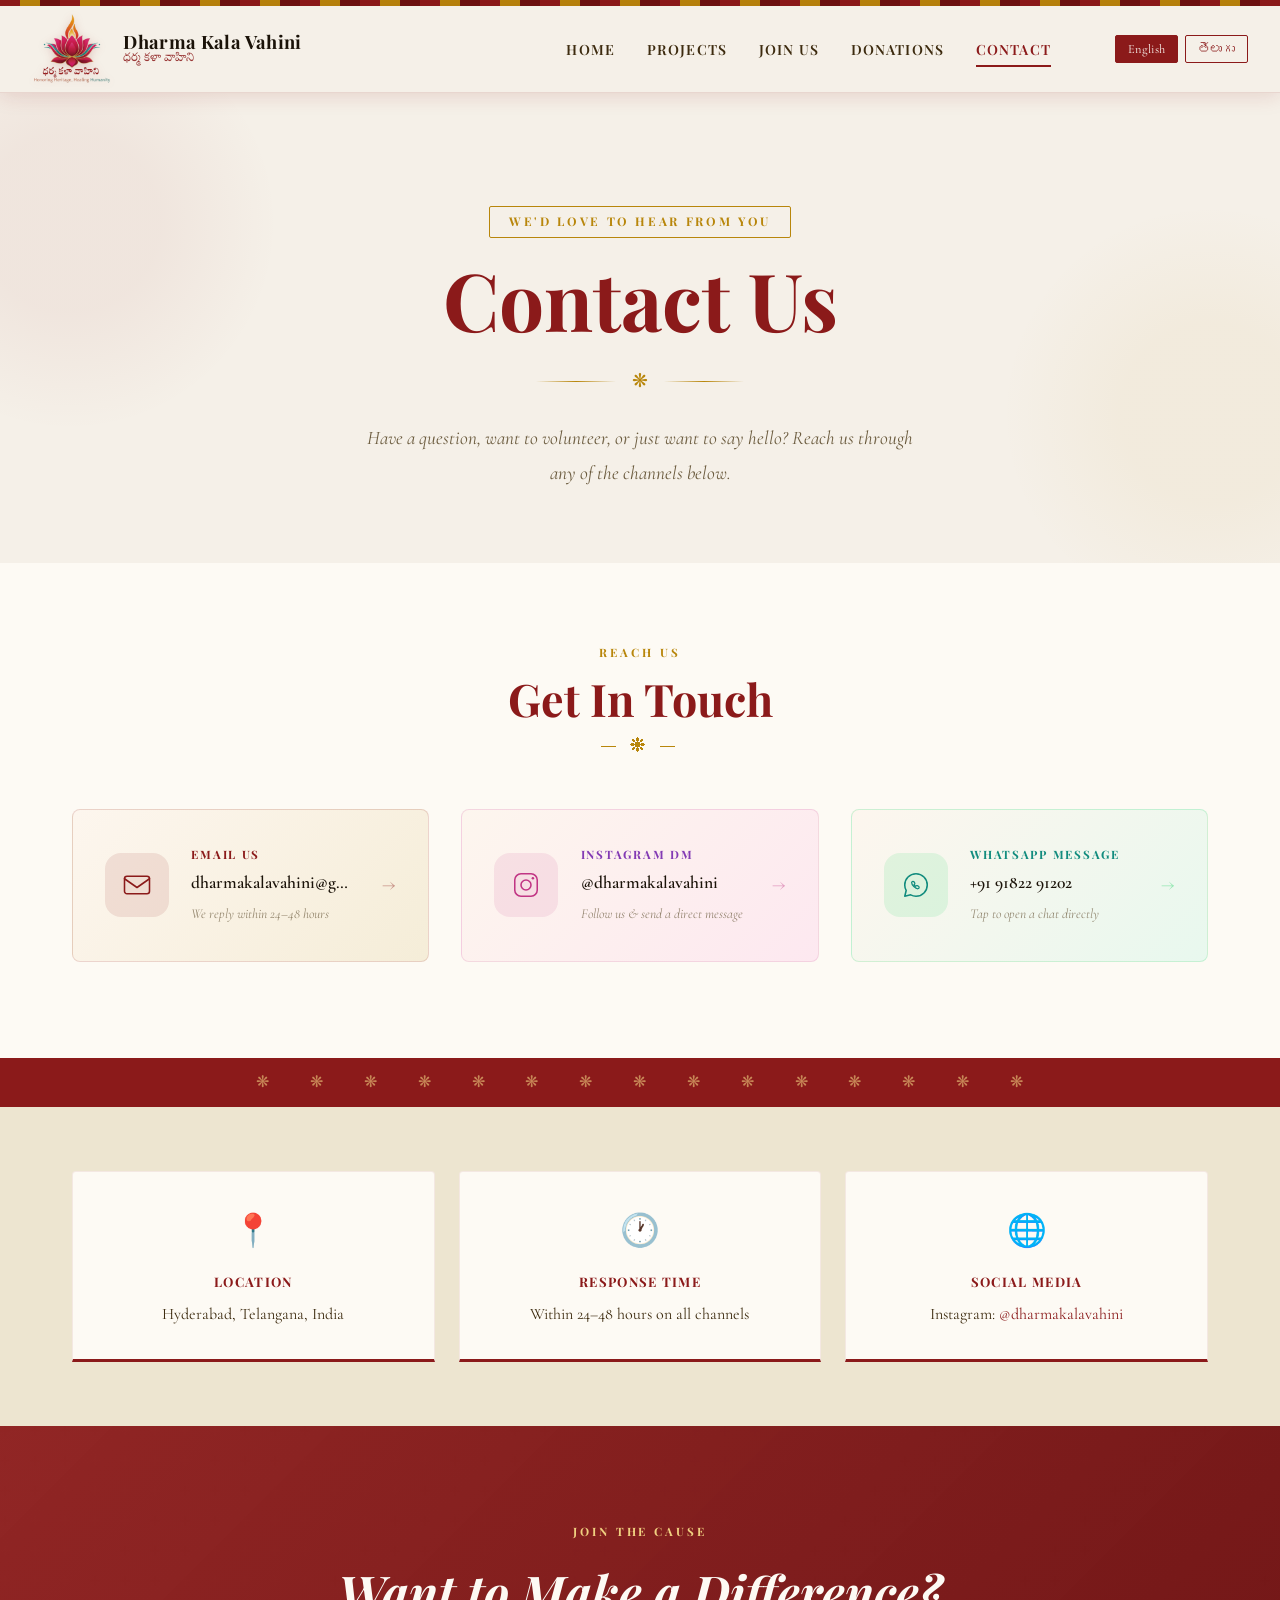
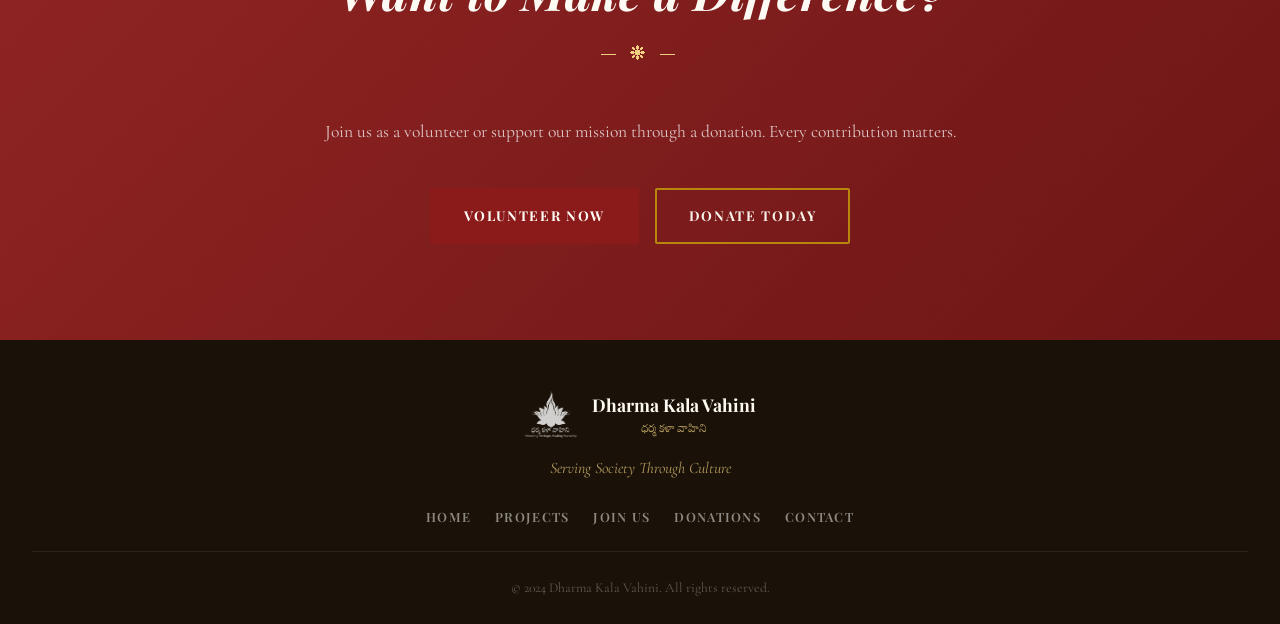
<file: DKV_frontend/contact.html>
<!DOCTYPE html>
<html lang="en">
<head>
  <meta charset="UTF-8" />
  <meta name="viewport" content="width=device-width, initial-scale=1.0"/>
  <title>Contact Us – Dharma Kala Vahini</title>
  <link rel="preconnect" href="https://fonts.googleapis.com">
  <link rel="preconnect" href="https://fonts.gstatic.com" crossorigin>
  <link href="https://fonts.googleapis.com/css2?family=Playfair+Display:ital,wght@0,400;0,600;0,700;1,400&family=Cormorant+Garamond:ital,wght@0,300;0,400;0,500;1,300;1,400&family=Noto+Serif+Telugu:wght@400;600&display=swap" rel="stylesheet">
  <link rel="stylesheet" href="style.css">
  <link rel="stylesheet" href="contact.css">
</head>
<body>

  <div class="border-stripe"></div>

  <!-- NAVBAR -->
  <nav class="navbar" id="navbar">
    <div class="nav-inner">
      <div class="nav-logo">
        <img src="images/logo.png" alt="Dharma Kala Vahini Logo" class="nav-logo-img">
        <div class="logo-text">
          <span class="logo-main">Dharma Kala Vahini</span>
          <span class="logo-sub">ధర్మ కళా వాహిని</span>
        </div>
      </div>
      <ul class="nav-links">
        <li><a href="index.html" data-en="Home" data-te="హోమ్">Home</a></li>
        <li><a href="projects.html" data-en="Projects" data-te="ప్రాజెక్టులు">Projects</a></li>
        <li><a href="join.html" data-en="Join Us" data-te="మాలో చేరండి">Join Us</a></li>
        <li><a href="donations.html" data-en="Donations" data-te="విరాళాలు">Donations</a></li>
        <li><a href="contact.html" class="active" data-en="Contact" data-te="సంప్రదింపు">Contact</a></li>
      </ul>
      <div class="lang-toggle">
        <button class="lang-btn active" onclick="setLang('en')">English</button>
        <button class="lang-btn" onclick="setLang('te')">తెలుగు</button>
      </div>
      <button class="hamburger" id="hamburger" aria-label="Menu">
        <span></span><span></span><span></span>
      </button>
    </div>
  </nav>

  <!-- HERO -->
  <section class="c-hero">
    <div class="c-hero-mandala c-hero-mandala--left"></div>
    <div class="c-hero-mandala c-hero-mandala--right"></div>
    <div class="c-hero-inner">
      <span class="c-hero-badge" data-en="We'd Love to Hear From You" data-te="మీ నుండి వినాలని ఆసక్తిగా ఉన్నాం">We'd Love to Hear From You</span>
      <h1 data-en="Contact Us" data-te="మమ్మల్ని సంప్రదించండి">Contact Us</h1>
      <div class="hero-divider">
        <span class="divider-line"></span>
        <span class="divider-lotus">❋</span>
        <span class="divider-line"></span>
      </div>
      <p data-en="Have a question, want to volunteer, or just want to say hello? Reach us through any of the channels below." data-te="మీకు ఏదైనా ప్రశ్న ఉందా, స్వచ్ఛంద సేవ చేయాలనుకుంటున్నారా, లేదా పలకరించాలనుకుంటున్నారా? దిగువ ఏదైనా మాధ్యమం ద్వారా మాకు చేరుకోండి.">
        Have a question, want to volunteer, or just want to say hello? Reach us through any of the channels below.
      </p>
    </div>
  </section>

  <!-- CONTACT CHANNELS -->
  <section class="c-channels">
    <div class="container">
      <div class="section-label" data-en="REACH US" data-te="మాకు చేరుకోండి">REACH US</div>
      <h2 class="section-title" data-en="Get In Touch" data-te="సంప్రదించండి">Get In Touch</h2>
      <div class="section-ornament">⸻ ❋ ⸻</div>

      <div class="c-channels-grid">

        <!-- EMAIL -->
        <a href="https://mail.google.com/mail/?view=cm&to=dharmakalavahini@gmail.com" target="_blank" rel="noopener" class="c-channel-card c-channel-card--email">
          <div class="c-channel-glow"></div>
          <div class="c-channel-icon-wrap">
            <svg viewBox="0 0 48 48" fill="none" xmlns="http://www.w3.org/2000/svg" class="c-channel-svg">
              <rect x="4" y="10" width="40" height="28" rx="4" stroke="currentColor" stroke-width="2.5" fill="none"/>
              <path d="M4 14l20 14L44 14" stroke="currentColor" stroke-width="2.5" stroke-linecap="round" stroke-linejoin="round"/>
            </svg>
          </div>
          <div class="c-channel-body">
            <span class="c-channel-label" data-en="Email Us" data-te="ఇమెయిల్ చేయండి">Email Us</span>
            <span class="c-channel-value">dharmakalavahini&#64;gmail.com</span>
            <span class="c-channel-hint" data-en="We reply within 24–48 hours" data-te="మేము 24–48 గంటల్లో స్పందిస్తాం">We reply within 24–48 hours</span>
          </div>
          <span class="c-channel-arrow">→</span>
        </a>

        <!-- INSTAGRAM -->
        <a href="https://www.instagram.com/dharmakalavahini" target="_blank" rel="noopener" class="c-channel-card c-channel-card--instagram">
          <div class="c-channel-glow"></div>
          <div class="c-channel-icon-wrap">
            <svg viewBox="0 0 48 48" fill="none" xmlns="http://www.w3.org/2000/svg" class="c-channel-svg">
              <rect x="6" y="6" width="36" height="36" rx="10" stroke="currentColor" stroke-width="2.5" fill="none"/>
              <circle cx="24" cy="24" r="8" stroke="currentColor" stroke-width="2.5" fill="none"/>
              <circle cx="35" cy="13" r="2" fill="currentColor"/>
            </svg>
          </div>
          <div class="c-channel-body">
            <span class="c-channel-label" data-en="Instagram DM" data-te="ఇన్‌స్టాగ్రామ్ DM">Instagram DM</span>
            <span class="c-channel-value">@dharmakalavahini</span>
            <span class="c-channel-hint" data-en="Follow us & send a direct message" data-te="మాకు ఫాలో చేసి డైరెక్ట్ మెసేజ్ పంపండి">Follow us & send a direct message</span>
          </div>
          <span class="c-channel-arrow">→</span>
        </a>

        <!-- WHATSAPP -->
        <a href="https://wa.me/919182291202?text=Hello%20Dharma%20Kala%20Vahini%2C%20I%20wanted%20to%20get%20in%20touch%20with%20you." target="_blank" rel="noopener" class="c-channel-card c-channel-card--whatsapp">
          <div class="c-channel-glow"></div>
          <div class="c-channel-icon-wrap">
            <svg viewBox="0 0 48 48" fill="none" xmlns="http://www.w3.org/2000/svg" class="c-channel-svg">
              <path d="M24 6C14.06 6 6 14.06 6 24c0 3.19.84 6.18 2.3 8.77L6 42l9.5-2.27A17.93 17.93 0 0024 42c9.94 0 18-8.06 18-18S33.94 6 24 6z" stroke="currentColor" stroke-width="2.5" fill="none" stroke-linejoin="round"/>
              <path d="M17 20s.5-2 2-2c.8 0 1.5.3 2 1l1 2c.3.6.1 1.3-.3 1.8l-.7.7c.6 1.1 1.5 2 2.5 2.5l.7-.7c.5-.4 1.2-.6 1.8-.3l2 1c.7.4 1 1.2 1 2 0 1.5-2 2-2 2-4 0-10-6-10-10z" stroke="currentColor" stroke-width="2" stroke-linecap="round" fill="none"/>
            </svg>
          </div>
          <div class="c-channel-body">
            <span class="c-channel-label" data-en="WhatsApp Message" data-te="వాట్సాప్ మెసేజ్">WhatsApp Message</span>
            <span class="c-channel-value">+91 91822 91202</span>
            <span class="c-channel-hint" data-en="Tap to open a chat directly" data-te="నేరుగా చాట్ తెరవడానికి నొక్కండి">Tap to open a chat directly</span>
          </div>
          <span class="c-channel-arrow">→</span>
        </a>

      </div>
    </div>
  </section>

  <!-- PATTERN BAND -->
  <div class="pattern-band">
    <div class="pattern-inner">
      <span>❋</span><span>❋</span><span>❋</span><span>❋</span><span>❋</span>
      <span>❋</span><span>❋</span><span>❋</span><span>❋</span><span>❋</span>
      <span>❋</span><span>❋</span><span>❋</span><span>❋</span><span>❋</span>
    </div>
  </div>

  <!-- QUICK INFO -->
  <section class="c-info">
    <div class="container">
      <div class="c-info-grid">

        <div class="c-info-card">
          <div class="c-info-icon">📍</div>
          <h4 data-en="Location" data-te="స్థానం">Location</h4>
          <p data-en="Hyderabad, Telangana, India" data-te="హైదరాబాద్, తెలంగాణ, భారతదేశం">Hyderabad, Telangana, India</p>
        </div>

        <div class="c-info-card">
          <div class="c-info-icon">🕐</div>
          <h4 data-en="Response Time" data-te="స్పందన సమయం">Response Time</h4>
          <p data-en="Within 24–48 hours on all channels" data-te="అన్ని మాధ్యమాల్లో 24–48 గంటల్లో">Within 24–48 hours on all channels</p>
        </div>

        <div class="c-info-card">
          <div class="c-info-icon">🌐</div>
          <h4 data-en="Social Media" data-te="సామాజిక మాధ్యమం">Social Media</h4>
          <p data-en="Instagram: @dharmakalavahini" data-te="ఇన్‌స్టాగ్రామ్: @dharmakalavahini">Instagram: <a href="https://www.instagram.com/dharmakalavahini" target="_blank">@dharmakalavahini</a></p>
        </div>

      </div>
    </div>
  </section>

  <!-- CTA -->
  <section class="cta-section">
    <div class="cta-overlay"></div>
    <div class="cta-content">
      <div class="section-label light" data-en="JOIN THE CAUSE" data-te="కారణంలో చేరండి">JOIN THE CAUSE</div>
      <h2 data-en="Want to Make a Difference?" data-te="మార్పు తీసుకురాలనుకుంటున్నారా?">Want to Make a Difference?</h2>
      <div class="section-ornament light">⸻ ❋ ⸻</div>
      <p data-en="Join us as a volunteer or support our mission through a donation. Every contribution matters." data-te="స్వచ్ఛంద సేవకుడిగా మాలో చేరండి లేదా విరాళం ద్వారా మా లక్ష్యానికి మద్దతు ఇవ్వండి.">Join us as a volunteer or support our mission through a donation. Every contribution matters.</p>
      <div class="cta-buttons">
        <a href="join.html" class="btn-primary" data-en="Volunteer Now" data-te="ఇప్పుడు స్వచ్ఛందంగా పని చేయండి">Volunteer Now</a>
        <a href="donations.html" class="btn-outline" data-en="Donate Today" data-te="ఈరోజు విరాళమివ్వండి">Donate Today</a>
      </div>
    </div>
  </section>

  <!-- FOOTER -->
  <footer class="footer">
    <div class="footer-top">
      <div class="footer-brand">
        <img src="images/logo.png" alt="Dharma Kala Vahini" class="footer-logo-img">
        <div>
          <div class="footer-logo-text">Dharma Kala Vahini</div>
          <div class="footer-logo-sub">ధర్మ కళా వాహిని</div>
        </div>
      </div>
      <p class="footer-tagline" data-en="Serving Society Through Culture" data-te="సంస్కృతి ద్వారా సమాజ సేవ">Serving Society Through Culture</p>
    </div>
    <div class="footer-links">
      <a href="index.html" data-en="Home" data-te="హోమ్">Home</a>
      <a href="projects.html" data-en="Projects" data-te="ప్రాజెక్టులు">Projects</a>
      <a href="join.html" data-en="Join Us" data-te="మాలో చేరండి">Join Us</a>
      <a href="donations.html" data-en="Donations" data-te="విరాళాలు">Donations</a>
      <a href="contact.html" data-en="Contact" data-te="సంప్రదింపు">Contact</a>
    </div>
    <div class="footer-bottom">
      <p data-en="© 2026 Dharma Kala Vahini. All rights reserved." data-te="© 2024 ధర్మ కళా వాహిని. అన్ని హక్కులు రిజర్వ్ చేయబడ్డాయి.">© 2024 Dharma Kala Vahini. All rights reserved.</p>
    </div>
  </footer>

  <script src="script.js"></script>

</body>
</html>
</file>
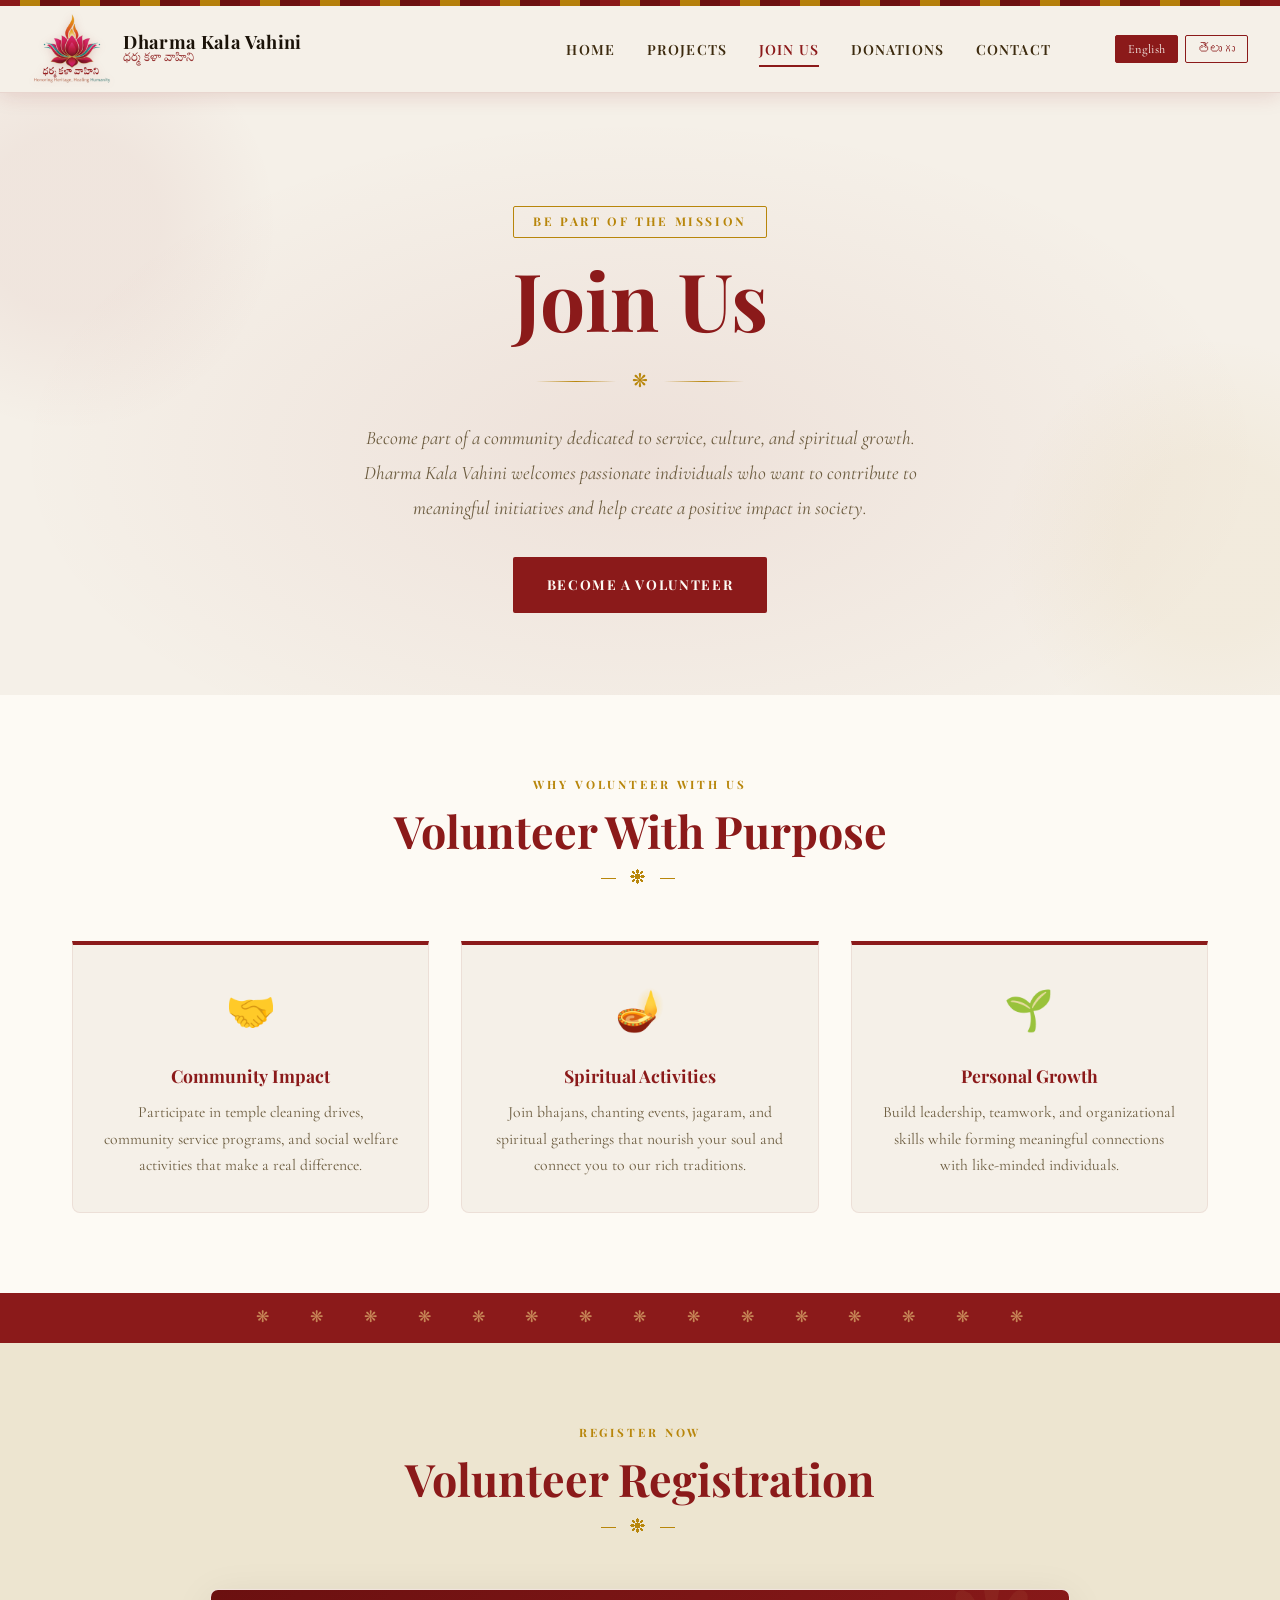
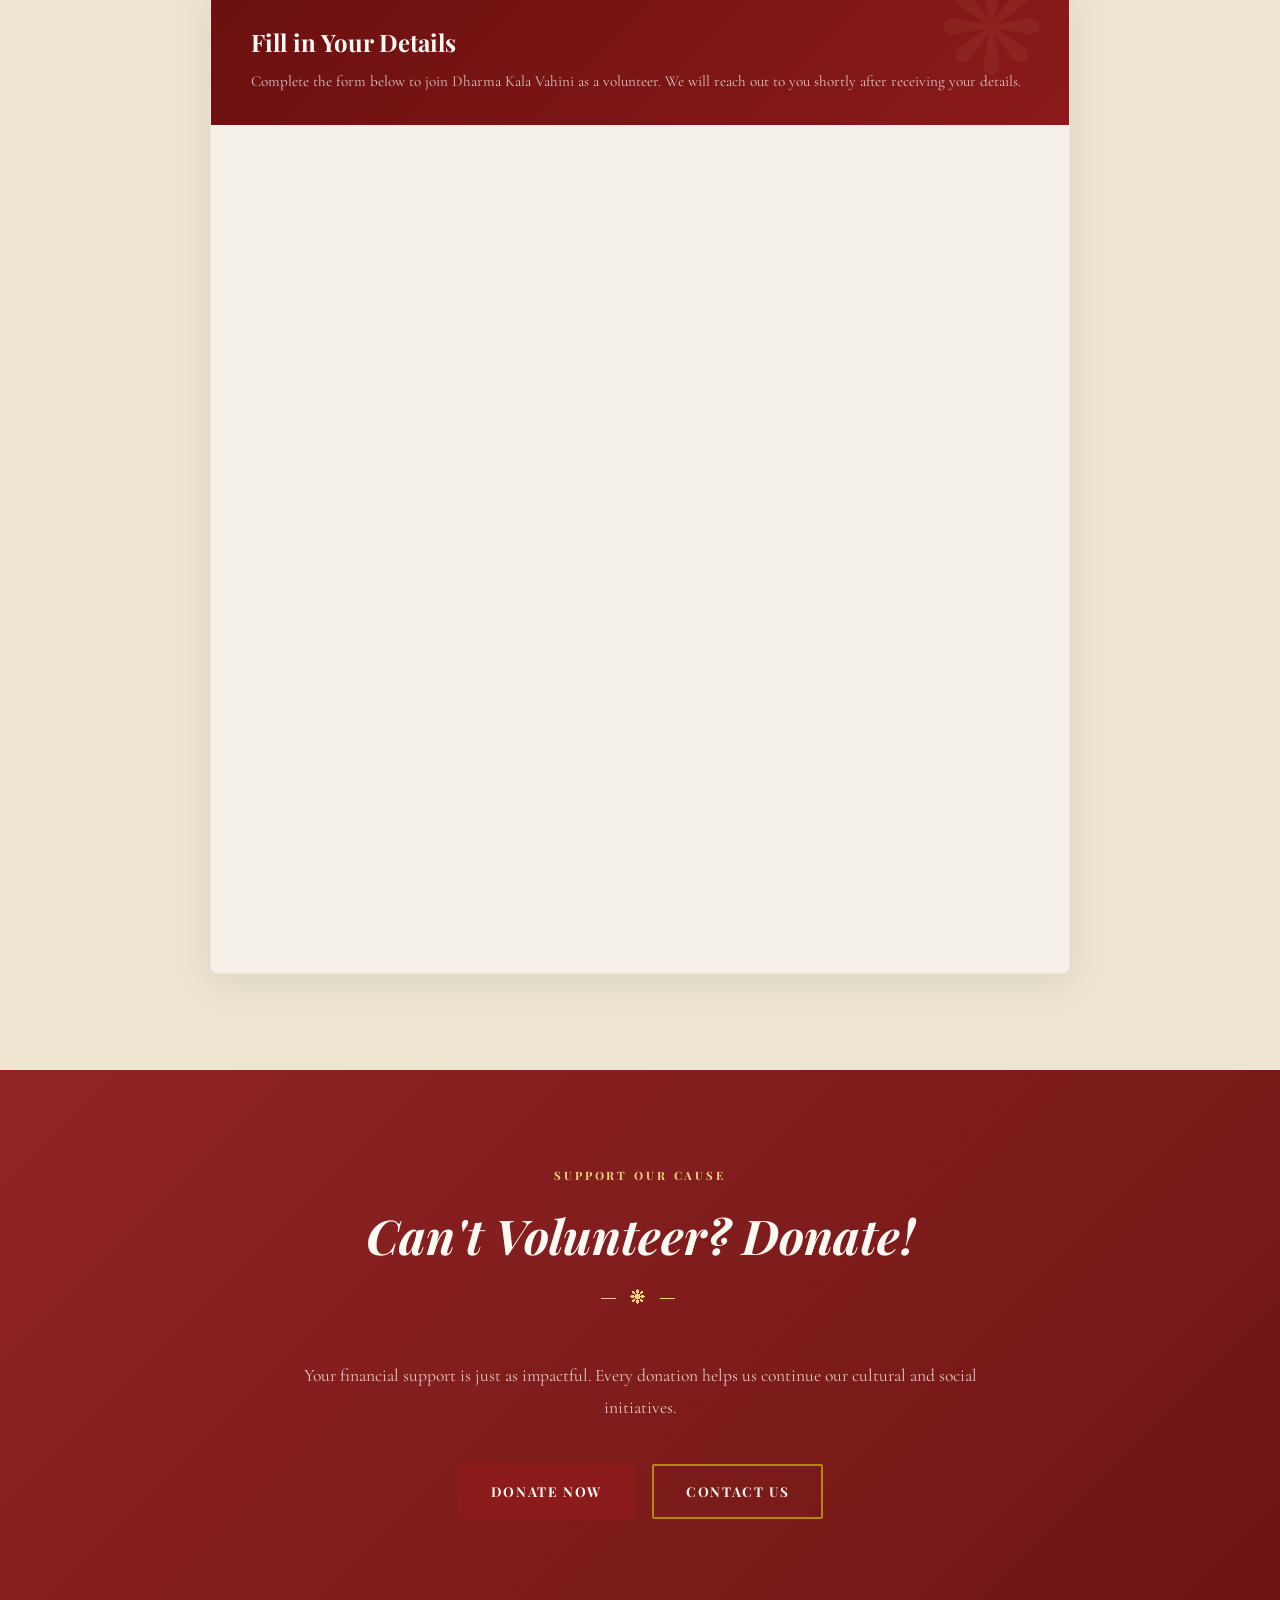
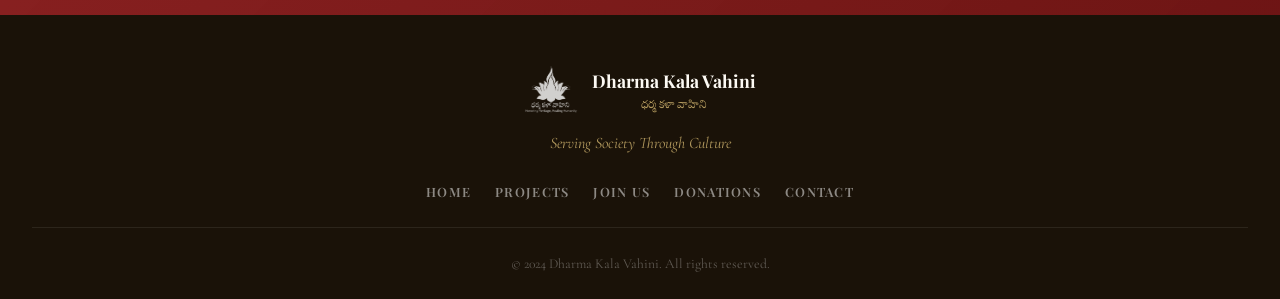
<file: DKV_frontend/join.html>
<!DOCTYPE html>
<html lang="en">
<head>
  <meta charset="UTF-8" />
  <meta name="viewport" content="width=device-width, initial-scale=1.0"/>
  <title>Join Us – Dharma Kala Vahini</title>
  <link rel="preconnect" href="https://fonts.googleapis.com">
  <link rel="preconnect" href="https://fonts.gstatic.com" crossorigin>
  <link href="https://fonts.googleapis.com/css2?family=Playfair+Display:ital,wght@0,400;0,600;0,700;1,400&family=Cormorant+Garamond:ital,wght@0,300;0,400;0,500;1,300;1,400&family=Noto+Serif+Telugu:wght@400;600&display=swap" rel="stylesheet">
  <link rel="stylesheet" href="style.css">
  <style>

    /* ── HERO ── */
    .j-hero {
      position: relative;
      background: var(--cream);
      background-image: radial-gradient(ellipse 70% 80% at 50% 60%, rgba(139,26,26,0.07) 0%, transparent 70%);
      text-align: center;
      padding: 7rem 2rem 4.5rem;
      overflow: hidden;
    }
    .j-hero-mandala {
      position: absolute;
      width: 420px; height: 420px;
      border-radius: 50%;
      pointer-events: none; opacity: 0.05;
    }
    .j-hero-mandala--left  { left: -140px; top: -80px;    background: radial-gradient(circle, var(--crimson) 30%, transparent 70%); animation: mpulse 8s ease-in-out infinite; }
    .j-hero-mandala--right { right: -140px; bottom: -60px; background: radial-gradient(circle, var(--gold) 30%, transparent 70%);    animation: mpulse 8s ease-in-out infinite 4s; }
    @keyframes mpulse { 0%,100%{transform:scale(1);opacity:0.05;} 50%{transform:scale(1.1);opacity:0.09;} }

    .j-hero-inner {
      position: relative; z-index: 2;
      max-width: 700px; margin: 0 auto;
      animation: fadeInUp 0.9s ease both;
    }
    .j-hero-badge {
      display: inline-block;
      font-family: var(--ff-display);
      font-size: 0.75rem; font-weight: 700;
      letter-spacing: 0.22em; text-transform: uppercase;
      color: var(--gold); border: 1px solid var(--gold);
      padding: 0.3rem 1.2rem; border-radius: 2px;
      margin-bottom: 1.2rem;
    }
    .j-hero h1 {
      font-family: var(--ff-display);
      font-size: clamp(2.8rem, 7vw, 5rem);
      font-weight: 700; color: var(--crimson);
      line-height: 1.05; margin-bottom: 1rem;
    }
    .j-hero p {
      font-family: var(--ff-body);
      font-style: italic;
      font-size: clamp(1rem, 2vw, 1.2rem);
      color: var(--muted); line-height: 1.8;
      max-width: 560px; margin: 0.8rem auto 2rem;
    }

    /* ── BENEFITS ── */
    .j-benefits {
      padding: 5rem 0;
      background: var(--white);
    }
    .j-benefits-grid {
      display: grid;
      grid-template-columns: repeat(3, 1fr);
      gap: 2rem;
      margin-top: 0;
    }
    .j-benefit-card {
      background: var(--cream);
      border: 1px solid rgba(139,26,26,0.08);
      border-top: 4px solid var(--crimson);
      border-radius: 0 0 8px 8px;
      padding: 2rem 1.8rem;
      text-align: center;
      transition: all 0.3s;
    }
    .j-benefit-card:hover {
      transform: translateY(-6px);
      box-shadow: 0 12px 36px var(--shadow);
      border-top-color: var(--gold);
    }
    .j-benefit-icon { font-size: 2.5rem; margin-bottom: 1rem; }
    .j-benefit-card h3 {
      font-family: var(--ff-display);
      font-size: 1.1rem; font-weight: 700;
      color: var(--crimson); margin-bottom: 0.6rem;
    }
    .j-benefit-card p {
      font-family: var(--ff-body);
      font-size: 0.98rem; color: var(--muted);
      line-height: 1.7;
    }

    /* ── FORM SECTION ── */
    .j-form-section {
      padding: 5rem 0 6rem;
      background: var(--cream-dark);
    }
    .j-form-wrap {
      background: var(--white);
      border-radius: 8px;
      border: 1px solid rgba(139,26,26,0.1);
      overflow: hidden;
      box-shadow: 0 8px 40px rgba(0,0,0,0.08);
      max-width: 860px;
      margin: 0 auto;
    }
    .j-form-header {
      background: linear-gradient(135deg, var(--crimson-deep), var(--crimson));
      padding: 2rem 2.5rem;
      position: relative; overflow: hidden;
    }
    .j-form-header::after {
      content: '❋';
      position: absolute; right: 1.5rem; bottom: -1rem;
      font-size: 8rem; opacity: 0.06; color: var(--gold-pale);
      pointer-events: none;
    }
    .j-form-header h3 {
      font-family: var(--ff-display);
      font-size: 1.5rem; font-weight: 700;
      color: var(--white); margin-bottom: 0.4rem;
    }
    .j-form-header p {
      font-family: var(--ff-body);
      font-size: 0.95rem; color: rgba(255,255,255,0.75);
      line-height: 1.6; margin: 0;
    }
    .j-form-body {
      padding: 1.5rem;
      background: var(--cream);
    }
    .j-form-body iframe {
      width: 100%;
      height: 800px;
      border: none;
      border-radius: 4px;
      display: block;
    }

    @media (max-width: 900px) {
      .j-benefits-grid { grid-template-columns: 1fr; }
    }
    @media (max-width: 560px) {
      .j-form-body iframe { height: 900px; }
    }
  </style>
</head>
<body>

  <div class="border-stripe"></div>

  <!-- NAVBAR -->
  <nav class="navbar" id="navbar">
    <div class="nav-inner">
      <div class="nav-logo">
        <img src="images/logo.png" alt="Dharma Kala Vahini Logo" class="nav-logo-img">
        <div class="logo-text">
          <span class="logo-main">Dharma Kala Vahini</span>
          <span class="logo-sub">ధర్మ కళా వాహిని</span>
        </div>
      </div>
      <ul class="nav-links">
        <li><a href="index.html" data-en="Home" data-te="హోమ్">Home</a></li>
        <li><a href="projects.html" data-en="Projects" data-te="ప్రాజెక్టులు">Projects</a></li>
        <li><a href="join.html" class="active" data-en="Join Us" data-te="మాలో చేరండి">Join Us</a></li>
        <li><a href="donations.html" data-en="Donations" data-te="విరాళాలు">Donations</a></li>
        <li><a href="contact.html" data-en="Contact" data-te="సంప్రదింపు">Contact</a></li>
      </ul>
      <div class="lang-toggle">
        <button class="lang-btn active" onclick="setLang('en')">English</button>
        <button class="lang-btn" onclick="setLang('te')">తెలుగు</button>
      </div>
      <button class="hamburger" id="hamburger" aria-label="Menu">
        <span></span><span></span><span></span>
      </button>
    </div>
  </nav>

  <!-- HERO -->
  <section class="j-hero">
    <div class="j-hero-mandala j-hero-mandala--left"></div>
    <div class="j-hero-mandala j-hero-mandala--right"></div>
    <div class="j-hero-inner">
      <span class="j-hero-badge"
        data-en="Be Part of the Mission"
        data-te="మిషన్‌లో భాగమవ్వండి">Be Part of the Mission</span>
      <h1 data-en="Join Us" data-te="మాలో చేరండి">Join Us</h1>
      <div class="hero-divider">
        <span class="divider-line"></span>
        <span class="divider-lotus">❋</span>
        <span class="divider-line"></span>
      </div>
      <p data-en="Become part of a community dedicated to service, culture, and spiritual growth. Dharma Kala Vahini welcomes passionate individuals who want to contribute to meaningful initiatives and help create a positive impact in society."
         data-te="సేవ, సంస్కృతి మరియు ఆధ్యాత్మిక వికాసానికి అంకితమైన సమాజంలో భాగమవ్వండి. అర్థవంతమైన కార్యక్రమాలకు సహకరించాలనుకునే మరియు సమాజంలో సానుకూల ప్రభావం కలిగించాలనుకునే ఉత్సాహవంతులను ధర్మ కళా వాహిని స్వాగతిస్తుంది.">
        Become part of a community dedicated to service, culture, and spiritual growth. Dharma Kala Vahini welcomes passionate individuals who want to contribute to meaningful initiatives and help create a positive impact in society.
      </p>
      <a href="#form" class="btn-primary"
        data-en="Become a Volunteer"
        data-te="స్వచ్ఛంద సేవకుడు అవ్వండి">Become a Volunteer</a>
    </div>
  </section>

  <!-- BENEFITS -->
  <section class="j-benefits">
    <div class="container">
      <div class="section-label"
        data-en="WHY VOLUNTEER WITH US"
        data-te="మాతో ఎందుకు స్వచ్ఛంద సేవ చేయాలి">WHY VOLUNTEER WITH US</div>
      <h2 class="section-title"
        data-en="Volunteer With Purpose"
        data-te="లక్ష్యంతో స్వచ్ఛంద సేవ చేయండి">Volunteer With Purpose</h2>
      <div class="section-ornament">⸻ ❋ ⸻</div>

      <div class="j-benefits-grid">

        <div class="j-benefit-card">
          <div class="j-benefit-icon">🤝</div>
          <h3 data-en="Community Impact" data-te="సమాజ ప్రభావం">Community Impact</h3>
          <p data-en="Participate in temple cleaning drives, community service programs, and social welfare activities that make a real difference."
             data-te="దేవాలయ శుభ్రపరచడం, సమాజ సేవా కార్యక్రమాలు మరియు నిజమైన మార్పు తీసుకొచ్చే సామాజిక సంక్షేమ కార్యక్రమాలలో పాల్గొనండి.">
            Participate in temple cleaning drives, community service programs, and social welfare activities that make a real difference.
          </p>
        </div>

        <div class="j-benefit-card">
          <div class="j-benefit-icon">🪔</div>
          <h3 data-en="Spiritual Activities" data-te="ఆధ్యాత్మిక కార్యక్రమాలు">Spiritual Activities</h3>
          <p data-en="Join bhajans, chanting events, jagaram, and spiritual gatherings that nourish your soul and connect you to our rich traditions."
             data-te="భజనలు, జపం కార్యక్రమాలు, జాగరం మరియు మీ ఆత్మను పోషించే మరియు మన గొప్ప సంప్రదాయాలతో అనుసంధానించే ఆధ్యాత్మిక సమావేశాలలో చేరండి.">
            Join bhajans, chanting events, jagaram, and spiritual gatherings that nourish your soul and connect you to our rich traditions.
          </p>
        </div>

        <div class="j-benefit-card">
          <div class="j-benefit-icon">🌱</div>
          <h3 data-en="Personal Growth" data-te="వ్యక్తిగత వికాసం">Personal Growth</h3>
          <p data-en="Build leadership, teamwork, and organizational skills while forming meaningful connections with like-minded individuals."
             data-te="సమాన మనస్కులతో అర్థవంతమైన సంబంధాలు ఏర్పరచుకుంటూ నాయకత్వం, జట్టుపని మరియు సంఘటనా నైపుణ్యాలు నిర్మించుకోండి.">
            Build leadership, teamwork, and organizational skills while forming meaningful connections with like-minded individuals.
          </p>
        </div>

      </div>
    </div>
  </section>

  <!-- PATTERN BAND -->
  <div class="pattern-band">
    <div class="pattern-inner">
      <span>❋</span><span>❋</span><span>❋</span><span>❋</span><span>❋</span>
      <span>❋</span><span>❋</span><span>❋</span><span>❋</span><span>❋</span>
      <span>❋</span><span>❋</span><span>❋</span><span>❋</span><span>❋</span>
    </div>
  </div>

  <!-- FORM SECTION -->
  <section class="j-form-section" id="form">
    <div class="container">
      <div class="section-label"
        data-en="REGISTER NOW"
        data-te="ఇప్పుడు నమోదు చేసుకోండి">REGISTER NOW</div>
      <h2 class="section-title"
        data-en="Volunteer Registration"
        data-te="స్వచ్ఛంద సేవక నమోదు">Volunteer Registration</h2>
      <div class="section-ornament">⸻ ❋ ⸻</div>

      <div class="j-form-wrap">
        <div class="j-form-header">
          <h3 data-en="Fill in Your Details" data-te="మీ వివరాలు నమోదు చేయండి">Fill in Your Details</h3>
          <p data-en="Complete the form below to join Dharma Kala Vahini as a volunteer. We will reach out to you shortly after receiving your details."
             data-te="ధర్మ కళా వాహినిలో స్వచ్ఛంద సేవకుడిగా చేరడానికి దిగువ ఫారమ్‌ను పూరించండి. మీ వివరాలు అందుకున్న తర్వాత మేము త్వరలో మీని సంప్రదిస్తాము.">
            Complete the form below to join Dharma Kala Vahini as a volunteer. We will reach out to you shortly after receiving your details.
          </p>
        </div>
        <div class="j-form-body">
          <iframe
            src="https://docs.google.com/forms/d/e/1FAIpQLScyPHazzWEn_QrQffegB6khTjw-L2QBUEKpti2FDmWA3GGZzQ/viewform?embedded=true"
            frameborder="0"
            marginheight="0"
            marginwidth="0">
            Loading…
          </iframe>
        </div>
      </div>
    </div>
  </section>

  <!-- CTA -->
  <section class="cta-section">
    <div class="cta-overlay"></div>
    <div class="cta-content">
      <div class="section-label light"
        data-en="SUPPORT OUR CAUSE"
        data-te="మా కారణాన్ని మద్దతు ఇవ్వండి">SUPPORT OUR CAUSE</div>
      <h2 data-en="Can't Volunteer? Donate!" data-te="స్వచ్ఛంద సేవ చేయలేరా? విరాళమివ్వండి!">Can't Volunteer? Donate!</h2>
      <div class="section-ornament light">⸻ ❋ ⸻</div>
      <p data-en="Your financial support is just as impactful. Every donation helps us continue our cultural and social initiatives."
         data-te="మీ ఆర్థిక మద్దతు కూడా అంతే ప్రభావవంతంగా ఉంటుంది. ప్రతి విరాళం మా సాంస్కృతిక మరియు సామాజిక కార్యక్రమాలను కొనసాగించడంలో మాకు సహాయపడుతుంది.">
        Your financial support is just as impactful. Every donation helps us continue our cultural and social initiatives.
      </p>
      <div class="cta-buttons">
        <a href="donations.html" class="btn-primary"
          data-en="Donate Now"
          data-te="ఇప్పుడు విరాళమివ్వండి">Donate Now</a>
        <a href="contact.html" class="btn-outline"
          data-en="Contact Us"
          data-te="మమ్మల్ని సంప్రదించండి">Contact Us</a>
      </div>
    </div>
  </section>

  <!-- FOOTER -->
  <footer class="footer">
    <div class="footer-top">
      <div class="footer-brand">
        <img src="images/logo.png" alt="Dharma Kala Vahini" class="footer-logo-img">
        <div>
          <div class="footer-logo-text">Dharma Kala Vahini</div>
          <div class="footer-logo-sub">ధర్మ కళా వాహిని</div>
        </div>
      </div>
      <p class="footer-tagline"
        data-en="Serving Society Through Culture"
        data-te="సంస్కృతి ద్వారా సమాజ సేవ">Serving Society Through Culture</p>
    </div>
    <div class="footer-links">
      <a href="index.html" data-en="Home" data-te="హోమ్">Home</a>
      <a href="projects.html" data-en="Projects" data-te="ప్రాజెక్టులు">Projects</a>
      <a href="join.html" data-en="Join Us" data-te="మాలో చేరండి">Join Us</a>
      <a href="donations.html" data-en="Donations" data-te="విరాళాలు">Donations</a>
      <a href="contact.html" data-en="Contact" data-te="సంప్రదింపు">Contact</a>
    </div>
    <div class="footer-bottom">
      <p data-en="© 2024 Dharma Kala Vahini. All rights reserved."
         data-te="© 2024 ధర్మ కళా వాహిని. అన్ని హక్కులు రిజర్వ్ చేయబడ్డాయి.">© 2024 Dharma Kala Vahini. All rights reserved.</p>
    </div>
  </footer>

  <script src="script.js"></script>

</body>
</html>
</file>
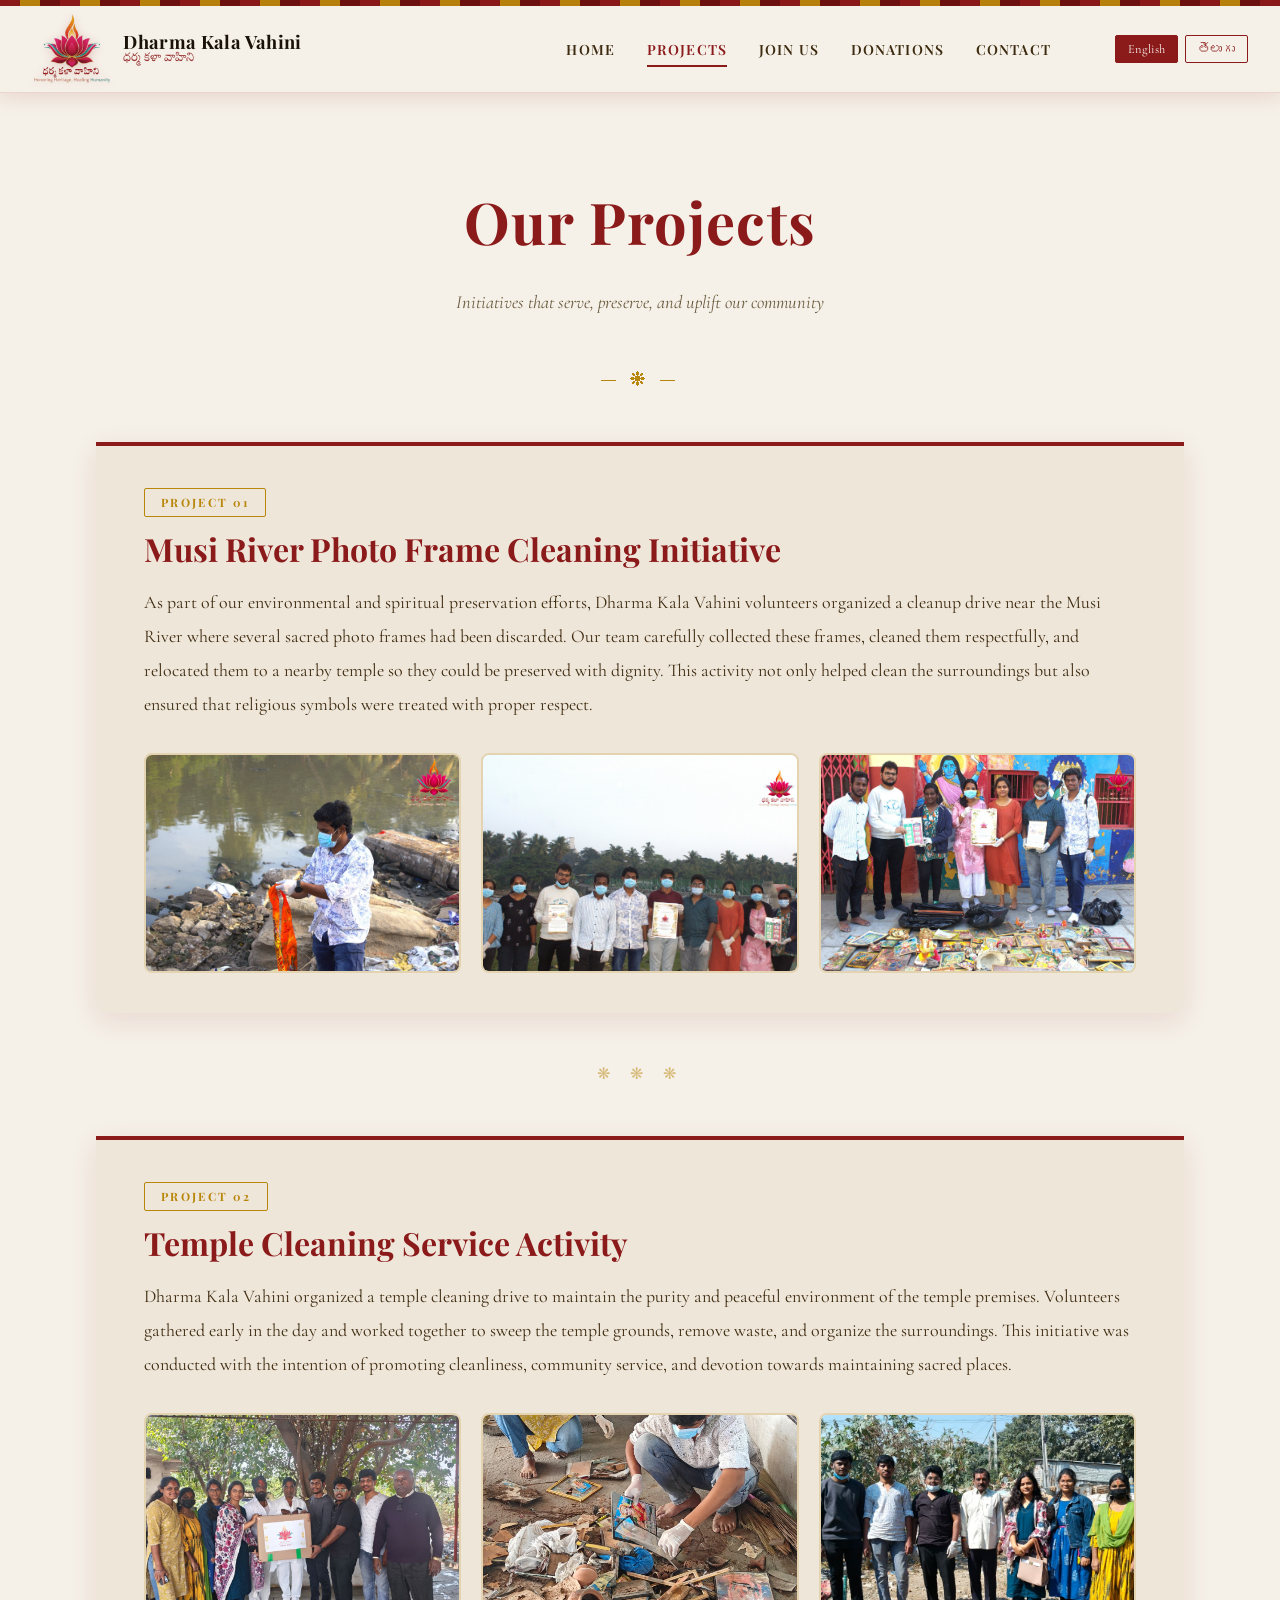
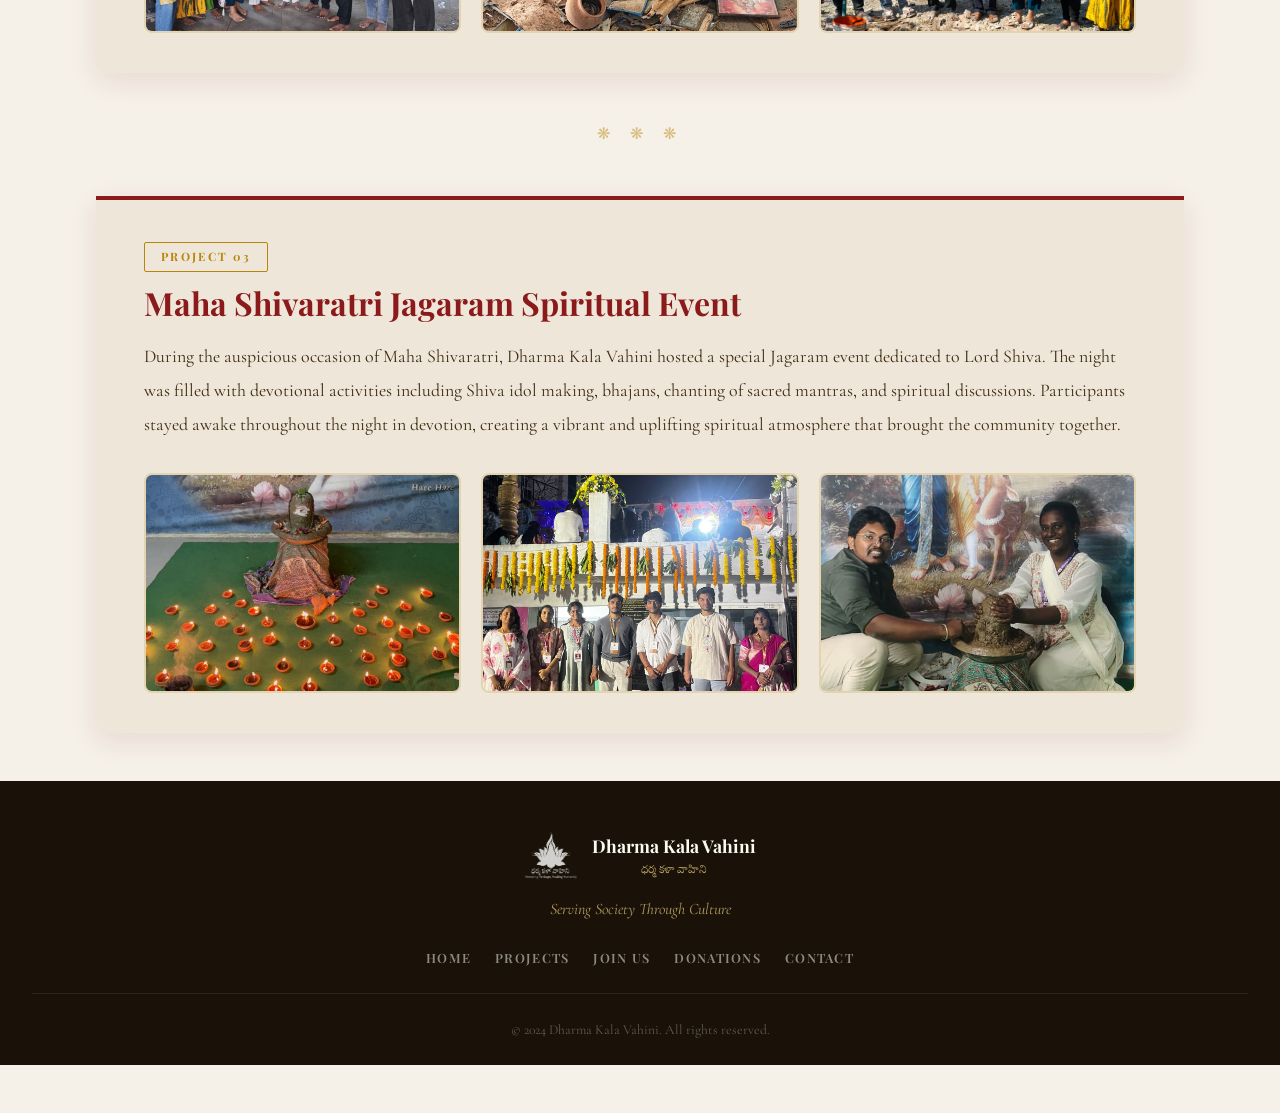
<file: DKV_frontend/projects.html>
<!DOCTYPE html>
<html lang="en">
<head>
<meta charset="UTF-8">
<meta name="viewport" content="width=device-width, initial-scale=1.0">
<title>Dharma Kala Vahini - Projects</title>
<link rel="preconnect" href="https://fonts.googleapis.com">
<link rel="preconnect" href="https://fonts.gstatic.com" crossorigin>
<link href="https://fonts.googleapis.com/css2?family=Playfair+Display:ital,wght@0,400;0,600;0,700;1,400&family=Cormorant+Garamond:ital,wght@0,300;0,400;0,500;1,300;1,400&family=Noto+Serif+Telugu:wght@400;600&display=swap" rel="stylesheet">
<link rel="stylesheet" href="style.css">
<style>
  .projects-title {
    text-align: center;
    padding: 5rem 2rem 1rem;
    font-family: 'Playfair Display', Georgia, serif;
    font-size: clamp(2.4rem, 5vw, 3.6rem);
    font-weight: 700;
    color: #8B1A1A;
    letter-spacing: 0.02em;
  }
  .projects-subtitle {
    text-align: center;
    font-family: 'Cormorant Garamond', Georgia, serif;
    font-style: italic;
    font-size: 1.15rem;
    color: #6B5B3E;
    margin-bottom: 3rem;
  }
  .projects-ornament {
    text-align: center;
    color: #B8860B;
    font-size: 1rem;
    letter-spacing: 0.3em;
    margin-bottom: 3rem;
  }
  .project {
    background: #EFE6DA;
    margin: 0 auto 3rem;
    padding: 2.5rem 3rem;
    width: 85%;
    border-radius: 0 0 12px 12px;
    border-top: 4px solid #8B1A1A;
    box-shadow: 0 8px 28px rgba(139,26,26,0.1);
    transition: transform 0.3s ease, box-shadow 0.3s ease, border-top-color 0.3s;
  }
  .project:hover {
    transform: translateY(-6px);
    box-shadow: 0 14px 40px rgba(139,26,26,0.18);
    border-top-color: #B8860B;
  }
  .project-num {
    display: inline-block;
    font-family: 'Playfair Display', Georgia, serif;
    font-size: 0.72rem;
    font-weight: 700;
    letter-spacing: 0.2em;
    text-transform: uppercase;
    color: #B8860B;
    border: 1px solid #B8860B;
    padding: 0.25rem 1rem;
    border-radius: 2px;
    margin-bottom: 0.8rem;
  }
  .project h2 {
    font-family: 'Playfair Display', Georgia, serif;
    font-size: clamp(1.5rem, 3vw, 2rem);
    font-weight: 700;
    color: #8B1A1A;
    margin-bottom: 1rem;
    line-height: 1.2;
  }
  .project p {
    font-family: 'Cormorant Garamond', Georgia, serif;
    font-size: 1.12rem;
    line-height: 1.9;
    color: #3D2B0F;
  }
  .images {
    display: flex;
    gap: 20px;
    margin-top: 2rem;
    flex-wrap: wrap;
  }
  .images img {
    flex: 1;
    min-width: 260px;
    height: 220px;
    object-fit: cover;
    border-radius: 8px;
    border: 2px solid rgba(184,134,11,0.2);
    transition: transform 0.4s ease, box-shadow 0.4s ease, border-color 0.3s;
  }
  .images img:hover {
    transform: scale(1.04);
    box-shadow: 0 12px 32px rgba(139,26,26,0.25);
    border-color: #B8860B;
  }
  .project-divider {
    text-align: center;
    color: #B8860B;
    font-size: 1rem;
    letter-spacing: 0.5em;
    margin: 0 auto 3rem;
    opacity: 0.5;
  }
  @media (max-width: 768px) {
    .project { width: 92%; padding: 2rem 1.5rem; }
    .images { flex-direction: column; align-items: center; }
    .images img { min-width: unset; width: 100%; }
  }
</style>
</head>
<body>

  <div class="border-stripe"></div>

  <nav class="navbar" id="navbar">
    <div class="nav-inner">
      <div class="nav-logo">
        <img src="images/logo.png" alt="Dharma Kala Vahini Logo" class="nav-logo-img">
        <div class="logo-text">
          <span class="logo-main">Dharma Kala Vahini</span>
          <span class="logo-sub">ధర్మ కళా వాహిని</span>
        </div>
      </div>
      <ul class="nav-links">
        <li><a href="index.html" data-en="Home" data-te="హోమ్">Home</a></li>
        <li><a href="projects.html" class="active" data-en="Projects" data-te="ప్రాజెక్టులు">Projects</a></li>
        <li><a href="join.html" data-en="Join Us" data-te="మాలో చేరండి">Join Us</a></li>
        <li><a href="donations.html" data-en="Donations" data-te="విరాళాలు">Donations</a></li>
        <li><a href="contact.html" data-en="Contact" data-te="సంప్రదింపు">Contact</a></li>
      </ul>
      <div class="lang-toggle">
        <button class="lang-btn active" onclick="setLang('en')">English</button>
        <button class="lang-btn" onclick="setLang('te')">తెలుగు</button>
      </div>
      <button class="hamburger" id="hamburger" aria-label="Menu">
        <span></span><span></span><span></span>
      </button>
    </div>
  </nav>

  <h1 class="projects-title" data-en="Our Projects" data-te="మా ప్రాజెక్టులు">Our Projects</h1>
  <p class="projects-subtitle" data-en="Initiatives that serve, preserve, and uplift our community" data-te="మా సమాజానికి సేవ చేసే, సంరక్షించే మరియు అభ్యున్నతి చేసే కార్యక్రమాలు">Initiatives that serve, preserve, and uplift our community</p>
  <div class="projects-ornament">⸻ ❋ ⸻</div>

  <!-- Project 1 -->
  <div class="project">
    <span class="project-num" data-en="Project 01" data-te="ప్రాజెక్ట్ 01">Project 01</span>
    <h2 data-en="Musi River Photo Frame Cleaning Initiative" data-te="మూసీ నది ఫోటో ఫ్రేమ్ శుభ్రపరచడం కార్యక్రమం">Musi River Photo Frame Cleaning Initiative</h2>
    <p
      data-en="As part of our environmental and spiritual preservation efforts, Dharma Kala Vahini volunteers organized a cleanup drive near the Musi River where several sacred photo frames had been discarded. Our team carefully collected these frames, cleaned them respectfully, and relocated them to a nearby temple so they could be preserved with dignity. This activity not only helped clean the surroundings but also ensured that religious symbols were treated with proper respect."
      data-te="మా పర్యావరణ మరియు ఆధ్యాత్మిక సంరక్షణ కృషిలో భాగంగా, ధర్మ కళా వాహిని స్వచ్ఛంద సేవకులు మూసీ నది సమీపంలో శుభ్రపరచడం కార్యక్రమాన్ని నిర్వహించారు, అక్కడ అనేక పవిత్ర ఫోటో ఫ్రేమ్‌లు పడవేయబడ్డాయి. మా బృందం ఈ ఫ్రేమ్‌లను జాగ్రత్తగా సేకరించి, గౌరవంగా శుభ్రపరచి, గౌరవంగా సంరక్షించబడేలా సమీపంలోని దేవాలయానికి తరలించింది. ఈ కార్యక్రమం పరిసరాలను శుభ్రం చేయడమే కాకుండా మతపరమైన చిహ్నాలు తగిన గౌరవంతో చూడబడేలా నిర్ధారించింది.">
      As part of our environmental and spiritual preservation efforts, Dharma Kala Vahini volunteers organized a cleanup drive near the Musi River where several sacred photo frames had been discarded. Our team carefully collected these frames, cleaned them respectfully, and relocated them to a nearby temple so they could be preserved with dignity. This activity not only helped clean the surroundings but also ensured that religious symbols were treated with proper respect.
    </p>
    <div class="images">
      <img src="images/project_1_1.jpeg" alt="Musi River Cleanup 1">
      <img src="images/project_1_2.jpeg" alt="Musi River Cleanup 2">
      <img src="images/project_1_3.jpeg" alt="Musi River Cleanup 3">
    </div>
  </div>

  <div class="project-divider">❋ ❋ ❋</div>

  <!-- Project 2 -->
  <div class="project">
    <span class="project-num" data-en="Project 02" data-te="ప్రాజెక్ట్ 02">Project 02</span>
    <h2 data-en="Temple Cleaning Service Activity" data-te="దేవాలయ శుభ్రపరచడం సేవా కార్యక్రమం">Temple Cleaning Service Activity</h2>
    <p
      data-en="Dharma Kala Vahini organized a temple cleaning drive to maintain the purity and peaceful environment of the temple premises. Volunteers gathered early in the day and worked together to sweep the temple grounds, remove waste, and organize the surroundings. This initiative was conducted with the intention of promoting cleanliness, community service, and devotion towards maintaining sacred places."
      data-te="ధర్మ కళా వాహిని దేవాలయ ప్రాంగణంలో పవిత్రత మరియు శాంతియుత వాతావరణాన్ని నిర్వహించడానికి దేవాలయ శుభ్రపరచడం కార్యక్రమాన్ని నిర్వహించింది. స్వచ్ఛంద సేవకులు పగలు తొందరగా సేకరించి, దేవాలయ ప్రాంగణాన్ని తుడిచి, వ్యర్థాలు తొలగించి, పరిసరాలను క్రమబద్ధం చేయడానికి కలిసి పని చేశారు. ఈ కార్యక్రమం పవిత్ర స్థలాలను నిర్వహించడంలో పరిశుభ్రత, సమాజ సేవ మరియు భక్తిని ప్రోత్సహించాలనే ఉద్దేశంతో నిర్వహించబడింది.">
      Dharma Kala Vahini organized a temple cleaning drive to maintain the purity and peaceful environment of the temple premises. Volunteers gathered early in the day and worked together to sweep the temple grounds, remove waste, and organize the surroundings. This initiative was conducted with the intention of promoting cleanliness, community service, and devotion towards maintaining sacred places.
    </p>
    <div class="images">
      <img src="images/project_2_1.jpeg" alt="Temple Cleaning 1">
      <img src="images/project_2_2.jpeg" alt="Temple Cleaning 2">
      <img src="images/project_2_3.jpeg" alt="Temple Cleaning 3">
    </div>
  </div>

  <div class="project-divider">❋ ❋ ❋</div>

  <!-- Project 3 -->
  <div class="project">
    <span class="project-num" data-en="Project 03" data-te="ప్రాజెక్ట్ 03">Project 03</span>
    <h2 data-en="Maha Shivaratri Jagaram Spiritual Event" data-te="మహా శివరాత్రి జాగరం ఆధ్యాత్మిక కార్యక్రమం">Maha Shivaratri Jagaram Spiritual Event</h2>
    <p
      data-en="During the auspicious occasion of Maha Shivaratri, Dharma Kala Vahini hosted a special Jagaram event dedicated to Lord Shiva. The night was filled with devotional activities including Shiva idol making, bhajans, chanting of sacred mantras, and spiritual discussions. Participants stayed awake throughout the night in devotion, creating a vibrant and uplifting spiritual atmosphere that brought the community together."
      data-te="మహా శివరాత్రి శుభ సందర్భంగా, ధర్మ కళా వాహిని శివుని భగవంతుడికి అంకితమైన ప్రత్యేక జాగరం కార్యక్రమాన్ని నిర్వహించింది. ఆ రాత్రి శివలింగ నిర్మాణం, భజనలు, పవిత్ర మంత్రాల జపం మరియు ఆధ్యాత్మిక చర్చలతో సహా భక్తి కార్యక్రమాలతో నిండిపోయింది. పాల్గొనేవారు రాత్రంతా భక్తితో మేల్కొని, సమాజాన్ని ఒకచోట చేర్చిన శక్తివంతమైన మరియు ఉత్తేజకరమైన ఆధ్యాత్మిక వాతావరణాన్ని సృష్టించారు.">
      During the auspicious occasion of Maha Shivaratri, Dharma Kala Vahini hosted a special Jagaram event dedicated to Lord Shiva. The night was filled with devotional activities including Shiva idol making, bhajans, chanting of sacred mantras, and spiritual discussions. Participants stayed awake throughout the night in devotion, creating a vibrant and uplifting spiritual atmosphere that brought the community together.
    </p>
    <div class="images">
      <img src="images/project_3_1.jpeg" alt="Shivaratri Event 1">
      <img src="images/project_3_2.jpeg" alt="Shivaratri Event 2">
      <img src="images/project_3_3.jpeg" alt="Shivaratri Event 3">
    </div>
  </div>

  <!-- Footer -->
  <footer class="footer">
    <div class="footer-top">
      <div class="footer-brand">
        <img src="images/logo.png" alt="Dharma Kala Vahini" class="footer-logo-img">
        <div>
          <div class="footer-logo-text">Dharma Kala Vahini</div>
          <div class="footer-logo-sub">ధర్మ కళా వాహిని</div>
        </div>
      </div>
      <p class="footer-tagline" data-en="Serving Society Through Culture" data-te="సంస్కృతి ద్వారా సమాజ సేవ">Serving Society Through Culture</p>
    </div>
    <div class="footer-links">
      <a href="index.html" data-en="Home" data-te="హోమ్">Home</a>
      <a href="projects.html" data-en="Projects" data-te="ప్రాజెక్టులు">Projects</a>
      <a href="join.html" data-en="Join Us" data-te="మాలో చేరండి">Join Us</a>
      <a href="donations.html" data-en="Donations" data-te="విరాళాలు">Donations</a>
      <a href="contact.html" data-en="Contact" data-te="సంప్రదింపు">Contact</a>
    </div>
    <div class="footer-bottom">
      <p data-en="© 2026 Dharma Kala Vahini. All rights reserved." data-te="© 2024 ధర్మ కళా వాహిని. అన్ని హక్కులు రిజర్వ్ చేయబడ్డాయి.">© 2024 Dharma Kala Vahini. All rights reserved.</p>
    </div>
  </footer>

  <div style="height: 3rem;"></div>

  <script src="script.js"></script>
</body>
</html>
</file>
<file: style.css>
/* ===== CSS VARIABLES ===== */
:root {
  --crimson:     #8B1A1A;
  --crimson-deep:#6B1010;
  --crimson-light:#A52929;
  --gold:        #B8860B;
  --gold-light:  #D4A017;
  --gold-pale:   #F0D080;
  --cream:       #F5F0E8;
  --cream-dark:  #EDE5D0;
  --ink:         #1A1208;
  --ink-light:   #3D2B0F;
  --muted:       #6B5B3E;
  --white:       #FDFAF4;
  --shadow:      rgba(139,26,26,0.15);
  --ff-display:  'Playfair Display', Georgia, serif;
  --ff-body:     'Cormorant Garamond', Georgia, serif;
  --ff-telugu:   'Noto Serif Telugu', serif;
}

/* ===== RESET & BASE ===== */
*, *::before, *::after { box-sizing: border-box; margin: 0; padding: 0; }
html { scroll-behavior: smooth; }

body {
  font-family: var(--ff-body);
  background: var(--cream);
  color: var(--ink);
  line-height: 1.7;
  font-size: 18px;
  overflow-x: hidden;
}

a { text-decoration: none; color: inherit; }
img { max-width: 100%; display: block; }
ul { list-style: none; }

.container {
  max-width: 1200px;
  margin: 0 auto;
  padding: 0 2rem;
}

/* ===== TOP DECORATIVE BORDER ===== */
.border-stripe {
  height: 6px;
  background: repeating-linear-gradient(
    90deg,
    var(--crimson) 0px, var(--crimson) 20px,
    var(--gold) 20px, var(--gold) 40px,
    var(--crimson-deep) 40px, var(--crimson-deep) 60px
  );
}

/* ===== NAVBAR ===== */
.navbar {
  position: sticky;
  top: 0;
  z-index: 1000;
  background: var(--cream);
  border-bottom: 1px solid rgba(139,26,26,0.12);
  box-shadow: 0 2px 20px var(--shadow);
  transition: all 0.3s ease;
  /* needed for absolute dropdown positioning */
  position: sticky;
}
.navbar.scrolled {
  background: rgba(245,240,232,0.97);
  backdrop-filter: blur(10px);
}

.nav-inner {
  max-width: 1400px;
  margin: 0 auto;
  padding: 0.2rem 1.5rem;
  display: flex;
  align-items: center;
  gap: 0.5rem;
  position: relative;
}

.nav-logo {
  display: flex;
  align-items: center;
  gap: 0.5rem;
  flex-shrink: 0;
}
.logo-om {
  font-size: 2rem;
  color: var(--crimson);
  line-height: 1;
  filter: drop-shadow(0 1px 2px rgba(139,26,26,0.3));
}
.nav-logo-img {
  height: 80px;
  width: auto;
  object-fit: contain;
  mix-blend-mode: multiply;
  filter: drop-shadow(0 1px 4px rgba(139,26,26,0.2));
}
.footer-logo-img {
  height: 54px;
  width: auto;
  filter: brightness(0) invert(1) opacity(0.8);
}
.logo-text { display: flex; flex-direction: column; line-height: 1.1; }
.logo-main {
  font-family: var(--ff-display);
  font-weight: 700;
  font-size: 1.15rem;
  color: var(--ink);
  letter-spacing: 0.02em;
}
.logo-sub {
  font-family: var(--ff-telugu);
  font-size: 0.75rem;
  color: var(--crimson);
  opacity: 0.85;
}

.nav-links {
  display: flex;
  gap: 0;
  margin-left: auto;
  flex-shrink: 1;
  flex-wrap: nowrap;
  align-items: center;
}
.nav-links a {
  font-family: var(--ff-display);
  font-size: 0.78rem;
  font-weight: 600;
  letter-spacing: 0.06em;
  text-transform: uppercase;
  color: var(--ink-light);
  padding: 0.5rem 0.7rem;
  position: relative;
  transition: color 0.25s;
  white-space: nowrap;
}
.nav-links a::after {
  content: '';
  position: absolute;
  bottom: 0; left: 50%; right: 50%;
  height: 2px;
  background: var(--crimson);
  transition: left 0.25s, right 0.25s;
}
.nav-links a:hover, .nav-links a.active { color: var(--crimson); }
.nav-links a:hover::after, .nav-links a.active::after { left: 0.55rem; right: 0.55rem; }

.lang-toggle {
  display: flex;
  gap: 0.35rem;
  margin-left: 0.8rem;
  flex-shrink: 0;
}
.lang-btn {
  font-family: var(--ff-body);
  font-size: 0.78rem;
  padding: 0.3rem 0.75rem;
  border-radius: 2px;
  border: 1.5px solid var(--crimson);
  background: transparent;
  color: var(--crimson);
  cursor: pointer;
  transition: all 0.2s;
  letter-spacing: 0.03em;
}
.lang-btn.active, .lang-btn:hover {
  background: var(--crimson);
  color: var(--white);
}

.hamburger {
  display: none;
  flex-direction: column;
  gap: 5px;
  background: none;
  border: none;
  cursor: pointer;
  padding: 0.3rem;
  margin-left: auto;
}
.hamburger span {
  display: block;
  width: 24px;
  height: 2px;
  background: var(--crimson);
  transition: all 0.3s;
}

/* ===== HERO ===== */
.hero {
  position: relative;
  min-height: 92vh;
  display: flex;
  align-items: center;
  justify-content: center;
  text-align: center;
  overflow: hidden;
  background:
    radial-gradient(ellipse 80% 60% at 50% 40%, rgba(139,26,26,0.06) 0%, transparent 70%),
    var(--cream);
}

/* Decorative mandala-like circles */
.hero-mandala {
  position: absolute;
  width: 500px;
  height: 500px;
  border-radius: 50%;
  pointer-events: none;
  opacity: 0.06;
}
.hero-mandala-left {
  left: -180px; top: -100px;
  background: radial-gradient(circle, var(--crimson) 30%, transparent 70%);
  border: 2px solid var(--crimson);
  animation: pulse-slow 8s ease-in-out infinite;
}
.hero-mandala-right {
  right: -180px; bottom: -80px;
  background: radial-gradient(circle, var(--gold) 30%, transparent 70%);
  border: 2px solid var(--gold);
  animation: pulse-slow 8s ease-in-out infinite 4s;
}

@keyframes pulse-slow {
  0%, 100% { transform: scale(1); opacity: 0.06; }
  50% { transform: scale(1.08); opacity: 0.1; }
}

.hero-content {
  position: relative;
  z-index: 2;
  max-width: 800px;
  padding: 4rem 2rem;
  animation: fadeInUp 1s ease both;
}

.hero-badge {
  display: inline-block;
  font-family: var(--ff-display);
  font-size: 0.78rem;
  font-weight: 600;
  letter-spacing: 0.2em;
  text-transform: uppercase;
  color: var(--gold);
  border: 1px solid var(--gold);
  padding: 0.35rem 1.2rem;
  border-radius: 2px;
  margin-bottom: 1.5rem;
  animation: fadeInUp 1s ease 0.1s both;
}

.hero-logo-wrap {
  margin-bottom: 1.2rem;
  animation: fadeInUp 1s ease 0s both;
}
.hero-logo-img {
  height: 150px;
  width: auto;
  margin: 0 auto;
  mix-blend-mode: multiply;
  filter: drop-shadow(0 4px 20px rgba(139,26,26,0.25));
}

/* Big organisation name */
.hero-org-name {
  display: flex;
  flex-direction: column;
  align-items: center;
  gap: 0.3rem;
  margin-bottom: 0.8rem;
  animation: fadeInUp 1s ease 0.15s both;
}
.hero-org-en {
  font-family: var(--ff-display);
  font-size: clamp(2rem, 4.5vw, 3.8rem);
  font-weight: 700;
  color: var(--crimson);
  line-height: 1.1;
  letter-spacing: 0.01em;
  white-space: nowrap;
}
.hero-org-te {
  font-family: var(--ff-telugu);
  font-size: clamp(2rem, 4.5vw, 3.8rem);
  font-weight: 600;
  color: var(--crimson);
  letter-spacing: 0.01em;
  line-height: 1.1;
  white-space: nowrap;
}

/* Small quote below divider */
.hero-quote {
  font-family: var(--ff-display);
  font-style: italic;
  font-size: clamp(1rem, 2.2vw, 1.35rem);
  color: var(--muted);
  letter-spacing: 0.04em;
  margin-bottom: 0.8rem;
  animation: fadeInUp 1s ease 0.35s both;
}

.hero-title {
  font-family: var(--ff-display);
  color: var(--crimson);
  line-height: 1.1;
  margin-bottom: 1.2rem;
}
.hero-title .line1 {
  display: block;
  font-size: clamp(3rem, 8vw, 5.5rem);
  font-weight: 400;
  font-style: italic;
  animation: fadeInUp 1s ease 0.2s both;
}
.hero-title .line2 {
  display: block;
  font-size: clamp(2.5rem, 6.5vw, 4.5rem);
  font-weight: 700;
  animation: fadeInUp 1s ease 0.3s both;
}

.hero-divider {
  display: flex;
  align-items: center;
  justify-content: center;
  gap: 1rem;
  margin: 1.5rem 0;
  animation: fadeInUp 1s ease 0.4s both;
}
.divider-line {
  display: block;
  height: 1px;
  width: 80px;
  background: linear-gradient(90deg, transparent, var(--gold), transparent);
}
.divider-lotus {
  color: var(--gold);
  font-size: 1.2rem;
}

.hero-subtitle {
  font-family: var(--ff-body);
  font-size: clamp(1rem, 2vw, 1.2rem);
  color: var(--muted);
  max-width: 560px;
  margin: 0 auto 2.5rem;
  line-height: 1.8;
  animation: fadeInUp 1s ease 0.5s both;
}

.hero-cta {
  display: flex;
  gap: 1rem;
  justify-content: center;
  flex-wrap: wrap;
  animation: fadeInUp 1s ease 0.6s both;
}

.hero-scroll-hint {
  position: absolute;
  bottom: 2.5rem;
  left: 50%;
  transform: translateX(-50%);
  display: flex;
  flex-direction: column;
  align-items: center;
  gap: 0.6rem;
  color: var(--muted);
  font-size: 0.78rem;
  letter-spacing: 0.1em;
  text-transform: uppercase;
  animation: fadeIn 2s ease 1.5s both;
}
.hero-scroll-hint span:first-child {
  display: block;
  width: 1px;
  height: 40px;
  background: linear-gradient(to bottom, var(--gold), transparent);
  animation: scroll-line 1.5s ease-in-out infinite;
}
@keyframes scroll-line {
  0%, 100% { opacity: 1; transform: scaleY(1); }
  50% { opacity: 0.4; transform: scaleY(0.6); }
}

/* ===== BUTTONS ===== */
.btn-primary {
  font-family: var(--ff-display);
  font-size: 0.85rem;
  font-weight: 700;
  letter-spacing: 0.12em;
  text-transform: uppercase;
  padding: 0.9rem 2rem;
  background: var(--crimson);
  color: var(--white);
  border: 2px solid var(--crimson);
  border-radius: 2px;
  cursor: pointer;
  transition: all 0.25s;
  display: inline-block;
  position: relative;
  overflow: hidden;
}
.btn-primary::before {
  content: '';
  position: absolute;
  inset: 0;
  background: var(--gold);
  transform: scaleX(0);
  transform-origin: right;
  transition: transform 0.3s ease;
  z-index: 0;
}
.btn-primary:hover::before { transform: scaleX(1); transform-origin: left; }
.btn-primary:hover { border-color: var(--gold); color: var(--ink); }
.btn-primary span, .btn-primary { position: relative; z-index: 1; }

.btn-secondary {
  font-family: var(--ff-display);
  font-size: 0.85rem;
  font-weight: 700;
  letter-spacing: 0.12em;
  text-transform: uppercase;
  padding: 0.9rem 2rem;
  background: transparent;
  color: var(--crimson);
  border: 2px solid var(--crimson);
  border-radius: 2px;
  cursor: pointer;
  transition: all 0.25s;
  display: inline-block;
}
.btn-secondary:hover {
  background: var(--crimson);
  color: var(--white);
}

.btn-outline {
  font-family: var(--ff-display);
  font-size: 0.85rem;
  font-weight: 700;
  letter-spacing: 0.12em;
  text-transform: uppercase;
  padding: 0.9rem 2rem;
  background: transparent;
  color: var(--cream);
  border: 2px solid var(--gold);
  border-radius: 2px;
  cursor: pointer;
  transition: all 0.25s;
  display: inline-block;
}
.btn-outline:hover { background: var(--gold); color: var(--ink); }

/* ===== PATTERN BAND ===== */
.pattern-band {
  background: var(--crimson);
  padding: 0.7rem 0;
  overflow: hidden;
}
.pattern-inner {
  display: flex;
  gap: 2.5rem;
  justify-content: center;
  flex-wrap: nowrap;
  color: var(--gold-pale);
  font-size: 1rem;
  opacity: 0.6;
  letter-spacing: 0.05em;
}

/* ===== SECTION COMMONS ===== */
.section-label {
  font-family: var(--ff-display);
  font-size: 0.72rem;
  font-weight: 700;
  letter-spacing: 0.25em;
  text-transform: uppercase;
  color: var(--gold);
  text-align: center;
  margin-bottom: 0.6rem;
}
.section-label.light { color: var(--gold-pale); }

.section-title {
  font-family: var(--ff-display);
  font-size: clamp(2rem, 4vw, 2.8rem);
  font-weight: 700;
  color: var(--crimson);
  text-align: center;
  line-height: 1.2;
  margin-bottom: 0.5rem;
}

.section-ornament {
  text-align: center;
  color: var(--gold);
  font-size: 1rem;
  letter-spacing: 0.3em;
  margin-bottom: 3rem;
}
.section-ornament.light { color: var(--gold-pale); }

/* ===== ABOUT SECTION ===== */
.about-section {
  padding: 6rem 0;
  background: var(--white);
  position: relative;
}
.about-section::before {
  content: '';
  position: absolute;
  left: 0; top: 0; bottom: 0;
  width: 4px;
  background: linear-gradient(to bottom, var(--crimson), var(--gold), var(--crimson));
}

.about-grid {
  display: grid;
  grid-template-columns: 1fr 1fr;
  gap: 4rem;
  align-items: start;
}

.about-text p {
  font-family: var(--ff-body);
  font-size: 1.12rem;
  color: var(--ink-light);
  margin-bottom: 1.2rem;
  line-height: 1.9;
}

.about-pillars {
  display: flex;
  flex-direction: column;
  gap: 1.5rem;
}

.pillar {
  display: flex;
  gap: 1.2rem;
  align-items: flex-start;
  padding: 1.4rem;
  border: 1px solid rgba(139,26,26,0.1);
  border-left: 4px solid var(--crimson);
  background: var(--cream);
  border-radius: 0 2px 2px 0;
  transition: all 0.25s;
}
.pillar:hover {
  border-left-color: var(--gold);
  box-shadow: 4px 4px 20px var(--shadow);
  transform: translateX(4px);
}
.pillar-icon { font-size: 1.6rem; flex-shrink: 0; line-height: 1; }
.pillar h3 {
  font-family: var(--ff-display);
  font-size: 1rem;
  font-weight: 700;
  color: var(--crimson);
  margin-bottom: 0.3rem;
  letter-spacing: 0.05em;
}
.pillar p {
  font-family: var(--ff-body);
  font-size: 0.95rem;
  color: var(--muted);
  line-height: 1.6;
}

/* ===== STATS ===== */
.stats-section {
  background: linear-gradient(135deg, var(--crimson-deep) 0%, var(--crimson) 100%);
  padding: 4rem 0;
  position: relative;
  overflow: hidden;
}
.stats-section::before {
  content: '';
  position: absolute;
  inset: 0;
  background: repeating-linear-gradient(
    45deg,
    transparent,
    transparent 30px,
    rgba(255,255,255,0.02) 30px,
    rgba(255,255,255,0.02) 60px
  );
}

.stats-grid {
  position: relative;
  display: grid;
  grid-template-columns: repeat(4, 1fr);
  gap: 2rem;
  text-align: center;
}
.stat-item { padding: 1rem; }
.stat-number {
  font-family: var(--ff-display);
  font-size: clamp(2.5rem, 5vw, 4rem);
  font-weight: 700;
  color: var(--gold-pale);
  line-height: 1;
  margin-bottom: 0.5rem;
}
.stat-number::after { content: '+'; font-size: 0.6em; opacity: 0.7; }
.stat-label {
  font-family: var(--ff-body);
  font-size: 0.9rem;
  color: rgba(255,255,255,0.7);
  letter-spacing: 0.08em;
  text-transform: uppercase;
}

/* ===== BOARD SECTION ===== */
.board-section {
  padding: 6rem 0;
  background: var(--cream-dark);
  position: relative;
  overflow: hidden;
}
.board-section::before, .board-section::after {
  content: '❋';
  position: absolute;
  font-size: 12rem;
  color: rgba(139,26,26,0.04);
  pointer-events: none;
}
.board-section::before { top: -2rem; left: -3rem; }
.board-section::after { bottom: -2rem; right: -3rem; }

.board-slider-wrapper { position: relative; }

.board-track-outer {
  overflow: hidden;
  width: 100%;
}

.board-track {
  display: flex;
  gap: 2rem;
  transition: transform 0.6s cubic-bezier(0.4, 0, 0.2, 1);
  will-change: transform;
}

.board-card {
  flex: 0 0 calc(33.333% - 1.34rem);
  min-width: 0;
}

.board-card-inner {
  background: var(--white);
  border: 1px solid rgba(139,26,26,0.1);
  border-top: 3px solid var(--crimson);
  padding: 2rem 1.5rem;
  text-align: center;
  transition: all 0.3s;
  border-radius: 0 0 4px 4px;
  height: 100%;
}
.board-card-inner:hover {
  box-shadow: 0 8px 40px var(--shadow);
  transform: translateY(-6px);
  border-top-color: var(--gold);
}

.board-img-wrap {
  position: relative;
  width: 130px;
  height: 130px;
  margin: 0 auto 1.2rem;
}
.board-img-wrap img {
  width: 100%; height: 100%;
  object-fit: cover;
  border-radius: 50%;
  position: relative;
  z-index: 1;
}
.board-img-border {
  position: absolute;
  inset: -5px;
  border-radius: 50%;
  animation: rotate-border 8s linear infinite;
  background: conic-gradient(var(--gold) 0%, transparent 25%, var(--gold) 50%, transparent 75%, var(--gold) 100%);
  -webkit-mask: radial-gradient(farthest-side, transparent calc(100% - 3px), #fff calc(100% - 2px));
  mask: radial-gradient(farthest-side, transparent calc(100% - 3px), #fff calc(100% - 2px));
}
@keyframes rotate-border { to { transform: rotate(360deg); } }

.board-info h3 {
  font-family: var(--ff-display);
  font-size: 1.15rem;
  font-weight: 700;
  color: var(--ink);
  margin-bottom: 0.3rem;
}
.board-role {
  display: inline-block;
  font-family: var(--ff-display);
  font-size: 0.75rem;
  font-weight: 700;
  letter-spacing: 0.1em;
  text-transform: uppercase;
  color: var(--white);
  background: var(--crimson);
  padding: 0.2rem 0.8rem;
  border-radius: 2px;
  margin-bottom: 0.8rem;
}
.board-info p {
  font-family: var(--ff-body);
  font-size: 0.95rem;
  color: var(--muted);
  line-height: 1.6;
}

.slider-controls {
  display: flex;
  align-items: center;
  justify-content: center;
  gap: 1.5rem;
  margin-top: 2.5rem;
}
.slider-btn {
  width: 44px; height: 44px;
  border-radius: 50%;
  border: 2px solid var(--crimson);
  background: transparent;
  color: var(--crimson);
  font-size: 1.6rem;
  cursor: pointer;
  transition: all 0.25s;
  display: flex;
  align-items: center;
  justify-content: center;
  line-height: 1;
}
.slider-btn:hover { background: var(--crimson); color: var(--white); }

.slider-dots { display: flex; gap: 0.6rem; }
.dot {
  width: 9px; height: 9px;
  border-radius: 50%;
  background: rgba(139,26,26,0.2);
  cursor: pointer;
  transition: all 0.25s;
  border: none; padding: 0;
}
.dot.active { background: var(--crimson); transform: scale(1.35); }

/* Responsive */
@media (max-width: 900px) {
  .board-card { flex: 0 0 calc(50% - 1rem); }
}
@media (max-width: 560px) {
  .board-card { flex: 0 0 100%; }
}

/* ===== CTA SECTION ===== */
.cta-section {
  position: relative;
  padding: 6rem 2rem;
  text-align: center;
  background:
    linear-gradient(135deg, rgba(139,26,26,0.95), rgba(107,16,16,0.98)),
    url("data:image/svg+xml,%3Csvg width='60' height='60' viewBox='0 0 60 60' xmlns='http://www.w3.org/2000/svg'%3E%3Cg fill='none' fill-rule='evenodd'%3E%3Cg fill='%23F0D080' fill-opacity='0.04'%3E%3Cpath d='M36 34v-4h-2v4h-4v2h4v4h2v-4h4v-2h-4zm0-30V0h-2v4h-4v2h4v4h2V6h4V4h-4zM6 34v-4H4v4H0v2h4v4h2v-4h4v-2H6zM6 4V0H4v4H0v2h4v4h2V6h4V4H6z'/%3E%3C/g%3E%3C/g%3E%3C/svg%3E");
}
.cta-content {
  position: relative;
  z-index: 1;
  max-width: 700px;
  margin: 0 auto;
}
.cta-content h2 {
  font-family: var(--ff-display);
  font-size: clamp(2rem, 4vw, 3rem);
  font-weight: 700;
  color: var(--white);
  margin-bottom: 0.5rem;
  font-style: italic;
}
.cta-content p {
  font-family: var(--ff-body);
  font-size: 1.1rem;
  color: rgba(255,255,255,0.75);
  line-height: 1.8;
  margin-bottom: 2.5rem;
}
.cta-buttons {
  display: flex;
  gap: 1rem;
  justify-content: center;
  flex-wrap: wrap;
}

/* ===== FOOTER ===== */
.footer {
  background: var(--ink);
  color: rgba(255,255,255,0.6);
  padding: 3rem 2rem 1.5rem;
  text-align: center;
}
.footer-top {
  display: flex;
  flex-direction: column;
  align-items: center;
  gap: 0.8rem;
  margin-bottom: 1.5rem;
}
.footer-brand { display: flex; align-items: center; gap: 0.9rem; }
.footer-logo-text {
  font-family: var(--ff-display);
  font-weight: 700;
  font-size: 1.1rem;
  color: var(--white);
}
.footer-logo-sub {
  font-family: var(--ff-telugu);
  font-size: 0.7rem;
  color: var(--gold-pale);
  opacity: 0.7;
}
.footer-tagline {
  font-family: var(--ff-body);
  font-style: italic;
  font-size: 1rem;
  color: var(--gold-pale);
  opacity: 0.7;
}
.footer-links {
  display: flex;
  gap: 1.5rem;
  justify-content: center;
  flex-wrap: wrap;
  margin-bottom: 1.5rem;
  padding-bottom: 1.5rem;
  border-bottom: 1px solid rgba(255,255,255,0.08);
}
.footer-links a {
  font-family: var(--ff-display);
  font-size: 0.8rem;
  font-weight: 600;
  letter-spacing: 0.1em;
  text-transform: uppercase;
  color: rgba(255,255,255,0.5);
  transition: color 0.2s;
}
.footer-links a:hover { color: var(--gold-pale); }
.footer-bottom {
  font-family: var(--ff-body);
  font-size: 0.85rem;
  opacity: 0.5;
}

/* ===== ANIMATIONS ===== */
@keyframes fadeInUp {
  from { opacity: 0; transform: translateY(24px); }
  to { opacity: 1; transform: translateY(0); }
}
@keyframes fadeIn {
  from { opacity: 0; }
  to { opacity: 1; }
}

.reveal {
  opacity: 0;
  transform: translateY(24px);
  transition: opacity 0.65s ease, transform 0.65s ease;
}
.reveal.visible {
  opacity: 1;
  transform: translateY(0);
}
/* Fallback — show everything after 1.5s in case observer fails */
@keyframes reveal-fallback {
  to { opacity: 1; transform: translateY(0); }
}
.reveal {
  animation: reveal-fallback 0s 1.5s forwards;
}

/* ===== RESPONSIVE ===== */
@media (max-width: 960px) {
  .about-grid { grid-template-columns: 1fr; gap: 2.5rem; }
  .stats-grid { grid-template-columns: repeat(2, 1fr); gap: 1.5rem; }
  .board-card { flex: 0 0 calc(50% - 1rem); }
}

@media (max-width: 768px) {

  /* ── NAVBAR MOBILE FIX ── */
  .nav-inner {
    padding: 0 0.8rem !important;
    gap: 0.4rem !important;
    height: 64px;
    flex-wrap: nowrap;
    align-items: center;
  }

  /* Logo: shrink image, keep it visible */
  .nav-logo { gap: 0.4rem; flex-shrink: 0; }
  .nav-logo-img { height: 52px !important; width: auto !important; }
  .logo-main { font-size: 0.85rem; }
  .logo-sub  { font-size: 0.6rem; }

  /* Hide page links — shown only when hamburger opens */
  .nav-links {
    display: none !important;
    flex-direction: column !important;
    position: absolute !important;
    top: 64px !important;
    left: 0 !important;
    right: 0 !important;
    background: var(--cream) !important;
    padding: 0.5rem 1.5rem 1.5rem !important;
    border-bottom: 3px solid var(--crimson) !important;
    box-shadow: 0 8px 24px rgba(0,0,0,0.15) !important;
    z-index: 9999 !important;
    margin: 0 !important;
  }
  .nav-links.open {
    display: flex !important;
  }
  .nav-links li { width: 100%; }
  .nav-links a {
    display: block;
    font-size: 1rem !important;
    padding: 0.7rem 0.5rem !important;
    border-bottom: 1px solid rgba(139,26,26,0.1) !important;
    color: var(--ink-light) !important;
  }
  .nav-links li:last-child a { border-bottom: none !important; }

  /* Push lang toggle and hamburger to the right */
  .lang-toggle {
    margin-left: auto !important;
    gap: 0.25rem !important;
    flex-shrink: 0 !important;
  }
  .lang-btn {
    font-size: 0.65rem !important;
    padding: 0.2rem 0.45rem !important;
    border-width: 1px !important;
  }

  /* Show hamburger */
  .hamburger {
    display: flex !important;
    flex-shrink: 0 !important;
    margin-left: 0.3rem !important;
    padding: 0.4rem !important;
  }

  /* Hero */
  .hero-title .line1 { font-size: clamp(2.2rem, 10vw, 3.5rem); }
  .hero-title .line2 { font-size: clamp(1.8rem, 8vw, 3rem); }
  .stats-grid { grid-template-columns: repeat(2, 1fr); }
  .board-card { flex: 0 0 100%; }
}

@media (max-width: 420px) {
  .stats-grid { grid-template-columns: 1fr 1fr; }
  .hero-cta, .cta-buttons { flex-direction: column; align-items: center; }

  /* On very small screens hide logo text */
  .logo-text { display: none !important; }
  .nav-logo-img { height: 46px !important; }
}
</file>
<file: DKV_frontend/style.css>
/* ===== CSS VARIABLES ===== */
:root {
  --crimson:     #8B1A1A;
  --crimson-deep:#6B1010;
  --crimson-light:#A52929;
  --gold:        #B8860B;
  --gold-light:  #D4A017;
  --gold-pale:   #F0D080;
  --cream:       #F5F0E8;
  --cream-dark:  #EDE5D0;
  --ink:         #1A1208;
  --ink-light:   #3D2B0F;
  --muted:       #6B5B3E;
  --white:       #FDFAF4;
  --shadow:      rgba(139,26,26,0.15);
  --ff-display:  'Playfair Display', Georgia, serif;
  --ff-body:     'Cormorant Garamond', Georgia, serif;
  --ff-telugu:   'Noto Serif Telugu', serif;
}

/* ===== RESET & BASE ===== */
*, *::before, *::after { box-sizing: border-box; margin: 0; padding: 0; }
html { scroll-behavior: smooth; }

body {
  font-family: var(--ff-body);
  background: var(--cream);
  color: var(--ink);
  line-height: 1.7;
  font-size: 18px;
  overflow-x: hidden;
}

a { text-decoration: none; color: inherit; }
img { max-width: 100%; display: block; }
ul { list-style: none; }

.container {
  max-width: 1200px;
  margin: 0 auto;
  padding: 0 2rem;
}

/* ===== TOP DECORATIVE BORDER ===== */
.border-stripe {
  height: 6px;
  background: repeating-linear-gradient(
    90deg,
    var(--crimson) 0px, var(--crimson) 20px,
    var(--gold) 20px, var(--gold) 40px,
    var(--crimson-deep) 40px, var(--crimson-deep) 60px
  );
}

/* ===== NAVBAR ===== */
.navbar {
  position: sticky;
  top: 0;
  z-index: 1000;
  background: var(--cream);
  border-bottom: 1px solid rgba(139,26,26,0.12);
  box-shadow: 0 2px 20px var(--shadow);
  transition: all 0.3s ease;
}
.navbar.scrolled {
  background: rgba(245,240,232,0.97);
  backdrop-filter: blur(10px);
}

.nav-inner {
  max-width: 1280px;
  margin: 0 auto;
  padding: 0.2rem 2rem;
  display: flex;
  align-items: center;
  gap: 2rem;
}

.nav-logo {
  display: flex;
  align-items: center;
  gap: 0.7rem;
  flex-shrink: 0;
}
.logo-om {
  font-size: 2rem;
  color: var(--crimson);
  line-height: 1;
  filter: drop-shadow(0 1px 2px rgba(139,26,26,0.3));
}
.nav-logo-img {
  height: 80px;
  width: auto;
  object-fit: contain;
  mix-blend-mode: multiply;
  filter: drop-shadow(0 1px 4px rgba(139,26,26,0.2));
}
.footer-logo-img {
  height: 54px;
  width: auto;
  filter: brightness(0) invert(1) opacity(0.8);
}
.logo-text { display: flex; flex-direction: column; line-height: 1.1; }
.logo-main {
  font-family: var(--ff-display);
  font-weight: 700;
  font-size: 1.15rem;
  color: var(--ink);
  letter-spacing: 0.02em;
}
.logo-sub {
  font-family: var(--ff-telugu);
  font-size: 0.75rem;
  color: var(--crimson);
  opacity: 0.85;
}

.nav-links {
  display: flex;
  gap: 0;
  margin-left: auto;
}
.nav-links a {
  font-family: var(--ff-display);
  font-size: 0.88rem;
  font-weight: 600;
  letter-spacing: 0.08em;
  text-transform: uppercase;
  color: var(--ink-light);
  padding: 0.5rem 1rem;
  position: relative;
  transition: color 0.25s;
}
.nav-links a::after {
  content: '';
  position: absolute;
  bottom: 0; left: 50%; right: 50%;
  height: 2px;
  background: var(--crimson);
  transition: left 0.25s, right 0.25s;
}
.nav-links a:hover, .nav-links a.active { color: var(--crimson); }
.nav-links a:hover::after, .nav-links a.active::after { left: 1rem; right: 1rem; }

.lang-toggle {
  display: flex;
  gap: 0.4rem;
  margin-left: 1rem;
}
.lang-btn {
  font-family: var(--ff-body);
  font-size: 0.78rem;
  padding: 0.3rem 0.75rem;
  border-radius: 2px;
  border: 1.5px solid var(--crimson);
  background: transparent;
  color: var(--crimson);
  cursor: pointer;
  transition: all 0.2s;
  letter-spacing: 0.03em;
}
.lang-btn.active, .lang-btn:hover {
  background: var(--crimson);
  color: var(--white);
}

.hamburger {
  display: none;
  flex-direction: column;
  gap: 5px;
  background: none;
  border: none;
  cursor: pointer;
  padding: 0.3rem;
  margin-left: auto;
}
.hamburger span {
  display: block;
  width: 24px;
  height: 2px;
  background: var(--crimson);
  transition: all 0.3s;
}

/* ===== HERO ===== */
.hero {
  position: relative;
  min-height: 92vh;
  display: flex;
  align-items: center;
  justify-content: center;
  text-align: center;
  overflow: hidden;
  background:
    radial-gradient(ellipse 80% 60% at 50% 40%, rgba(139,26,26,0.06) 0%, transparent 70%),
    var(--cream);
}

/* Decorative mandala-like circles */
.hero-mandala {
  position: absolute;
  width: 500px;
  height: 500px;
  border-radius: 50%;
  pointer-events: none;
  opacity: 0.06;
}
.hero-mandala-left {
  left: -180px; top: -100px;
  background: radial-gradient(circle, var(--crimson) 30%, transparent 70%);
  border: 2px solid var(--crimson);
  animation: pulse-slow 8s ease-in-out infinite;
}
.hero-mandala-right {
  right: -180px; bottom: -80px;
  background: radial-gradient(circle, var(--gold) 30%, transparent 70%);
  border: 2px solid var(--gold);
  animation: pulse-slow 8s ease-in-out infinite 4s;
}

@keyframes pulse-slow {
  0%, 100% { transform: scale(1); opacity: 0.06; }
  50% { transform: scale(1.08); opacity: 0.1; }
}

.hero-content {
  position: relative;
  z-index: 2;
  max-width: 800px;
  padding: 4rem 2rem;
  animation: fadeInUp 1s ease both;
}

.hero-badge {
  display: inline-block;
  font-family: var(--ff-display);
  font-size: 0.78rem;
  font-weight: 600;
  letter-spacing: 0.2em;
  text-transform: uppercase;
  color: var(--gold);
  border: 1px solid var(--gold);
  padding: 0.35rem 1.2rem;
  border-radius: 2px;
  margin-bottom: 1.5rem;
  animation: fadeInUp 1s ease 0.1s both;
}

.hero-logo-wrap {
  margin-bottom: 1.2rem;
  animation: fadeInUp 1s ease 0s both;
}
.hero-logo-img {
  height: 150px;
  width: auto;
  margin: 0 auto;
  mix-blend-mode: multiply;
  filter: drop-shadow(0 4px 20px rgba(139,26,26,0.25));
}

/* Big organisation name */
.hero-org-name {
  display: flex;
  flex-direction: column;
  align-items: center;
  gap: 0.3rem;
  margin-bottom: 0.8rem;
  animation: fadeInUp 1s ease 0.15s both;
}
.hero-org-en {
  font-family: var(--ff-display);
  font-size: clamp(2rem, 4.5vw, 3.8rem);
  font-weight: 700;
  color: var(--crimson);
  line-height: 1.1;
  letter-spacing: 0.01em;
  white-space: nowrap;
}
.hero-org-te {
  font-family: var(--ff-telugu);
  font-size: clamp(2rem, 4.5vw, 3.8rem);
  font-weight: 600;
  color: var(--crimson);
  letter-spacing: 0.01em;
  line-height: 1.1;
  white-space: nowrap;
}

/* Small quote below divider */
.hero-quote {
  font-family: var(--ff-display);
  font-style: italic;
  font-size: clamp(1rem, 2.2vw, 1.35rem);
  color: var(--muted);
  letter-spacing: 0.04em;
  margin-bottom: 0.8rem;
  animation: fadeInUp 1s ease 0.35s both;
}

.hero-title {
  font-family: var(--ff-display);
  color: var(--crimson);
  line-height: 1.1;
  margin-bottom: 1.2rem;
}
.hero-title .line1 {
  display: block;
  font-size: clamp(3rem, 8vw, 5.5rem);
  font-weight: 400;
  font-style: italic;
  animation: fadeInUp 1s ease 0.2s both;
}
.hero-title .line2 {
  display: block;
  font-size: clamp(2.5rem, 6.5vw, 4.5rem);
  font-weight: 700;
  animation: fadeInUp 1s ease 0.3s both;
}

.hero-divider {
  display: flex;
  align-items: center;
  justify-content: center;
  gap: 1rem;
  margin: 1.5rem 0;
  animation: fadeInUp 1s ease 0.4s both;
}
.divider-line {
  display: block;
  height: 1px;
  width: 80px;
  background: linear-gradient(90deg, transparent, var(--gold), transparent);
}
.divider-lotus {
  color: var(--gold);
  font-size: 1.2rem;
}

.hero-subtitle {
  font-family: var(--ff-body);
  font-size: clamp(1rem, 2vw, 1.2rem);
  color: var(--muted);
  max-width: 560px;
  margin: 0 auto 2.5rem;
  line-height: 1.8;
  animation: fadeInUp 1s ease 0.5s both;
}

.hero-cta {
  display: flex;
  gap: 1rem;
  justify-content: center;
  flex-wrap: wrap;
  animation: fadeInUp 1s ease 0.6s both;
}

.hero-scroll-hint {
  position: absolute;
  bottom: 2.5rem;
  left: 50%;
  transform: translateX(-50%);
  display: flex;
  flex-direction: column;
  align-items: center;
  gap: 0.6rem;
  color: var(--muted);
  font-size: 0.78rem;
  letter-spacing: 0.1em;
  text-transform: uppercase;
  animation: fadeIn 2s ease 1.5s both;
}
.hero-scroll-hint span:first-child {
  display: block;
  width: 1px;
  height: 40px;
  background: linear-gradient(to bottom, var(--gold), transparent);
  animation: scroll-line 1.5s ease-in-out infinite;
}
@keyframes scroll-line {
  0%, 100% { opacity: 1; transform: scaleY(1); }
  50% { opacity: 0.4; transform: scaleY(0.6); }
}

/* ===== BUTTONS ===== */
.btn-primary {
  font-family: var(--ff-display);
  font-size: 0.85rem;
  font-weight: 700;
  letter-spacing: 0.12em;
  text-transform: uppercase;
  padding: 0.9rem 2rem;
  background: var(--crimson);
  color: var(--white);
  border: 2px solid var(--crimson);
  border-radius: 2px;
  cursor: pointer;
  transition: all 0.25s;
  display: inline-block;
  position: relative;
  overflow: hidden;
}
.btn-primary::before {
  content: '';
  position: absolute;
  inset: 0;
  background: var(--gold);
  transform: scaleX(0);
  transform-origin: right;
  transition: transform 0.3s ease;
  z-index: 0;
}
.btn-primary:hover::before { transform: scaleX(1); transform-origin: left; }
.btn-primary:hover { border-color: var(--gold); color: var(--ink); }
.btn-primary span, .btn-primary { position: relative; z-index: 1; }

.btn-secondary {
  font-family: var(--ff-display);
  font-size: 0.85rem;
  font-weight: 700;
  letter-spacing: 0.12em;
  text-transform: uppercase;
  padding: 0.9rem 2rem;
  background: transparent;
  color: var(--crimson);
  border: 2px solid var(--crimson);
  border-radius: 2px;
  cursor: pointer;
  transition: all 0.25s;
  display: inline-block;
}
.btn-secondary:hover {
  background: var(--crimson);
  color: var(--white);
}

.btn-outline {
  font-family: var(--ff-display);
  font-size: 0.85rem;
  font-weight: 700;
  letter-spacing: 0.12em;
  text-transform: uppercase;
  padding: 0.9rem 2rem;
  background: transparent;
  color: var(--cream);
  border: 2px solid var(--gold);
  border-radius: 2px;
  cursor: pointer;
  transition: all 0.25s;
  display: inline-block;
}
.btn-outline:hover { background: var(--gold); color: var(--ink); }

/* ===== PATTERN BAND ===== */
.pattern-band {
  background: var(--crimson);
  padding: 0.7rem 0;
  overflow: hidden;
}
.pattern-inner {
  display: flex;
  gap: 2.5rem;
  justify-content: center;
  flex-wrap: nowrap;
  color: var(--gold-pale);
  font-size: 1rem;
  opacity: 0.6;
  letter-spacing: 0.05em;
}

/* ===== SECTION COMMONS ===== */
.section-label {
  font-family: var(--ff-display);
  font-size: 0.72rem;
  font-weight: 700;
  letter-spacing: 0.25em;
  text-transform: uppercase;
  color: var(--gold);
  text-align: center;
  margin-bottom: 0.6rem;
}
.section-label.light { color: var(--gold-pale); }

.section-title {
  font-family: var(--ff-display);
  font-size: clamp(2rem, 4vw, 2.8rem);
  font-weight: 700;
  color: var(--crimson);
  text-align: center;
  line-height: 1.2;
  margin-bottom: 0.5rem;
}

.section-ornament {
  text-align: center;
  color: var(--gold);
  font-size: 1rem;
  letter-spacing: 0.3em;
  margin-bottom: 3rem;
}
.section-ornament.light { color: var(--gold-pale); }

/* ===== ABOUT SECTION ===== */
.about-section {
  padding: 6rem 0;
  background: var(--white);
  position: relative;
}
.about-section::before {
  content: '';
  position: absolute;
  left: 0; top: 0; bottom: 0;
  width: 4px;
  background: linear-gradient(to bottom, var(--crimson), var(--gold), var(--crimson));
}

.about-grid {
  display: grid;
  grid-template-columns: 1fr 1fr;
  gap: 4rem;
  align-items: start;
}

.about-text p {
  font-family: var(--ff-body);
  font-size: 1.12rem;
  color: var(--ink-light);
  margin-bottom: 1.2rem;
  line-height: 1.9;
}

.about-pillars {
  display: flex;
  flex-direction: column;
  gap: 1.5rem;
}

.pillar {
  display: flex;
  gap: 1.2rem;
  align-items: flex-start;
  padding: 1.4rem;
  border: 1px solid rgba(139,26,26,0.1);
  border-left: 4px solid var(--crimson);
  background: var(--cream);
  border-radius: 0 2px 2px 0;
  transition: all 0.25s;
}
.pillar:hover {
  border-left-color: var(--gold);
  box-shadow: 4px 4px 20px var(--shadow);
  transform: translateX(4px);
}
.pillar-icon { font-size: 1.6rem; flex-shrink: 0; line-height: 1; }
.pillar h3 {
  font-family: var(--ff-display);
  font-size: 1rem;
  font-weight: 700;
  color: var(--crimson);
  margin-bottom: 0.3rem;
  letter-spacing: 0.05em;
}
.pillar p {
  font-family: var(--ff-body);
  font-size: 0.95rem;
  color: var(--muted);
  line-height: 1.6;
}

/* ===== STATS ===== */
.stats-section {
  background: linear-gradient(135deg, var(--crimson-deep) 0%, var(--crimson) 100%);
  padding: 4rem 0;
  position: relative;
  overflow: hidden;
}
.stats-section::before {
  content: '';
  position: absolute;
  inset: 0;
  background: repeating-linear-gradient(
    45deg,
    transparent,
    transparent 30px,
    rgba(255,255,255,0.02) 30px,
    rgba(255,255,255,0.02) 60px
  );
}

.stats-grid {
  position: relative;
  display: grid;
  grid-template-columns: repeat(4, 1fr);
  gap: 2rem;
  text-align: center;
}
.stat-item { padding: 1rem; }
.stat-number {
  font-family: var(--ff-display);
  font-size: clamp(2.5rem, 5vw, 4rem);
  font-weight: 700;
  color: var(--gold-pale);
  line-height: 1;
  margin-bottom: 0.5rem;
}
.stat-number::after { content: '+'; font-size: 0.6em; opacity: 0.7; }
.stat-label {
  font-family: var(--ff-body);
  font-size: 0.9rem;
  color: rgba(255,255,255,0.7);
  letter-spacing: 0.08em;
  text-transform: uppercase;
}

/* ===== BOARD SECTION ===== */
.board-section {
  padding: 6rem 0;
  background: var(--cream-dark);
  position: relative;
  overflow: hidden;
}
.board-section::before, .board-section::after {
  content: '❋';
  position: absolute;
  font-size: 12rem;
  color: rgba(139,26,26,0.04);
  pointer-events: none;
}
.board-section::before { top: -2rem; left: -3rem; }
.board-section::after { bottom: -2rem; right: -3rem; }

.board-slider-wrapper { position: relative; }

.board-track-outer {
  overflow: hidden;
  width: 100%;
}

.board-track {
  display: flex;
  gap: 2rem;
  transition: transform 0.6s cubic-bezier(0.4, 0, 0.2, 1);
  will-change: transform;
}

.board-card {
  flex: 0 0 calc(33.333% - 1.34rem);
  min-width: 0;
}

.board-card-inner {
  background: var(--white);
  border: 1px solid rgba(139,26,26,0.1);
  border-top: 3px solid var(--crimson);
  padding: 2rem 1.5rem;
  text-align: center;
  transition: all 0.3s;
  border-radius: 0 0 4px 4px;
  height: 100%;
}
.board-card-inner:hover {
  box-shadow: 0 8px 40px var(--shadow);
  transform: translateY(-6px);
  border-top-color: var(--gold);
}

.board-img-wrap {
  position: relative;
  width: 130px;
  height: 130px;
  margin: 0 auto 1.2rem;
}
.board-img-wrap img {
  width: 100%; height: 100%;
  object-fit: cover;
  border-radius: 50%;
  position: relative;
  z-index: 1;
}
.board-img-border {
  position: absolute;
  inset: -5px;
  border-radius: 50%;
  animation: rotate-border 8s linear infinite;
  background: conic-gradient(var(--gold) 0%, transparent 25%, var(--gold) 50%, transparent 75%, var(--gold) 100%);
  -webkit-mask: radial-gradient(farthest-side, transparent calc(100% - 3px), #fff calc(100% - 2px));
  mask: radial-gradient(farthest-side, transparent calc(100% - 3px), #fff calc(100% - 2px));
}
@keyframes rotate-border { to { transform: rotate(360deg); } }

.board-info h3 {
  font-family: var(--ff-display);
  font-size: 1.15rem;
  font-weight: 700;
  color: var(--ink);
  margin-bottom: 0.3rem;
}
.board-role {
  display: inline-block;
  font-family: var(--ff-display);
  font-size: 0.75rem;
  font-weight: 700;
  letter-spacing: 0.1em;
  text-transform: uppercase;
  color: var(--white);
  background: var(--crimson);
  padding: 0.2rem 0.8rem;
  border-radius: 2px;
  margin-bottom: 0.8rem;
}
.board-info p {
  font-family: var(--ff-body);
  font-size: 0.95rem;
  color: var(--muted);
  line-height: 1.6;
}

.slider-controls {
  display: flex;
  align-items: center;
  justify-content: center;
  gap: 1.5rem;
  margin-top: 2.5rem;
}
.slider-btn {
  width: 44px; height: 44px;
  border-radius: 50%;
  border: 2px solid var(--crimson);
  background: transparent;
  color: var(--crimson);
  font-size: 1.6rem;
  cursor: pointer;
  transition: all 0.25s;
  display: flex;
  align-items: center;
  justify-content: center;
  line-height: 1;
}
.slider-btn:hover { background: var(--crimson); color: var(--white); }

.slider-dots { display: flex; gap: 0.6rem; }
.dot {
  width: 9px; height: 9px;
  border-radius: 50%;
  background: rgba(139,26,26,0.2);
  cursor: pointer;
  transition: all 0.25s;
  border: none; padding: 0;
}
.dot.active { background: var(--crimson); transform: scale(1.35); }

/* Responsive */
@media (max-width: 900px) {
  .board-card { flex: 0 0 calc(50% - 1rem); }
}
@media (max-width: 560px) {
  .board-card { flex: 0 0 100%; }
}

/* ===== CTA SECTION ===== */
.cta-section {
  position: relative;
  padding: 6rem 2rem;
  text-align: center;
  background:
    linear-gradient(135deg, rgba(139,26,26,0.95), rgba(107,16,16,0.98)),
    url("data:image/svg+xml,%3Csvg width='60' height='60' viewBox='0 0 60 60' xmlns='http://www.w3.org/2000/svg'%3E%3Cg fill='none' fill-rule='evenodd'%3E%3Cg fill='%23F0D080' fill-opacity='0.04'%3E%3Cpath d='M36 34v-4h-2v4h-4v2h4v4h2v-4h4v-2h-4zm0-30V0h-2v4h-4v2h4v4h2V6h4V4h-4zM6 34v-4H4v4H0v2h4v4h2v-4h4v-2H6zM6 4V0H4v4H0v2h4v4h2V6h4V4H6z'/%3E%3C/g%3E%3C/g%3E%3C/svg%3E");
}
.cta-content {
  position: relative;
  z-index: 1;
  max-width: 700px;
  margin: 0 auto;
}
.cta-content h2 {
  font-family: var(--ff-display);
  font-size: clamp(2rem, 4vw, 3rem);
  font-weight: 700;
  color: var(--white);
  margin-bottom: 0.5rem;
  font-style: italic;
}
.cta-content p {
  font-family: var(--ff-body);
  font-size: 1.1rem;
  color: rgba(255,255,255,0.75);
  line-height: 1.8;
  margin-bottom: 2.5rem;
}
.cta-buttons {
  display: flex;
  gap: 1rem;
  justify-content: center;
  flex-wrap: wrap;
}

/* ===== FOOTER ===== */
.footer {
  background: var(--ink);
  color: rgba(255,255,255,0.6);
  padding: 3rem 2rem 1.5rem;
  text-align: center;
}
.footer-top {
  display: flex;
  flex-direction: column;
  align-items: center;
  gap: 0.8rem;
  margin-bottom: 1.5rem;
}
.footer-brand { display: flex; align-items: center; gap: 0.9rem; }
.footer-logo-text {
  font-family: var(--ff-display);
  font-weight: 700;
  font-size: 1.1rem;
  color: var(--white);
}
.footer-logo-sub {
  font-family: var(--ff-telugu);
  font-size: 0.7rem;
  color: var(--gold-pale);
  opacity: 0.7;
}
.footer-tagline {
  font-family: var(--ff-body);
  font-style: italic;
  font-size: 1rem;
  color: var(--gold-pale);
  opacity: 0.7;
}
.footer-links {
  display: flex;
  gap: 1.5rem;
  justify-content: center;
  flex-wrap: wrap;
  margin-bottom: 1.5rem;
  padding-bottom: 1.5rem;
  border-bottom: 1px solid rgba(255,255,255,0.08);
}
.footer-links a {
  font-family: var(--ff-display);
  font-size: 0.8rem;
  font-weight: 600;
  letter-spacing: 0.1em;
  text-transform: uppercase;
  color: rgba(255,255,255,0.5);
  transition: color 0.2s;
}
.footer-links a:hover { color: var(--gold-pale); }
.footer-bottom {
  font-family: var(--ff-body);
  font-size: 0.85rem;
  opacity: 0.5;
}

/* ===== ANIMATIONS ===== */
@keyframes fadeInUp {
  from { opacity: 0; transform: translateY(24px); }
  to { opacity: 1; transform: translateY(0); }
}
@keyframes fadeIn {
  from { opacity: 0; }
  to { opacity: 1; }
}

.reveal {
  opacity: 0;
  transform: translateY(24px);
  transition: opacity 0.65s ease, transform 0.65s ease;
}
.reveal.visible {
  opacity: 1;
  transform: translateY(0);
}
/* Fallback — show everything after 1.5s in case observer fails */
@keyframes reveal-fallback {
  to { opacity: 1; transform: translateY(0); }
}
.reveal {
  animation: reveal-fallback 0s 1.5s forwards;
}

/* ===== RESPONSIVE ===== */
@media (max-width: 960px) {
  .about-grid { grid-template-columns: 1fr; gap: 2.5rem; }
  .stats-grid { grid-template-columns: repeat(2, 1fr); gap: 1.5rem; }
  .board-card { flex: 0 0 calc(50% - 1rem); }
}

@media (max-width: 768px) {
  .nav-links { display: none; flex-direction: column; position: absolute; top: 100%; left: 0; right: 0; background: var(--cream); padding: 1rem 2rem 2rem; border-bottom: 2px solid var(--crimson); }
  .nav-links.open { display: flex; }
  .hamburger { display: flex; }
  .lang-toggle { margin-left: 0; }
  .hero-title .line1 { font-size: clamp(2.2rem, 10vw, 3.5rem); }
  .hero-title .line2 { font-size: clamp(1.8rem, 8vw, 3rem); }
  .stats-grid { grid-template-columns: repeat(2, 1fr); }
  .board-card { flex: 0 0 100%; }
}

@media (max-width: 480px) {
  .stats-grid { grid-template-columns: 1fr 1fr; }
  .hero-cta, .cta-buttons { flex-direction: column; align-items: center; }
}
</file>
<file: contact.css>
/* ══════════════════════════════
   CONTACT PAGE — contact.css
══════════════════════════════ */

/* HERO */
.c-hero {
  position: relative;
  background: var(--cream);
  text-align: center;
  padding: 7rem 2rem 4.5rem;
  overflow: hidden;
}
.c-hero-mandala {
  position: absolute;
  width: 420px; height: 420px;
  border-radius: 50%;
  pointer-events: none; opacity: 0.05;
}
.c-hero-mandala--left {
  left: -140px; top: -80px;
  background: radial-gradient(circle, var(--crimson) 30%, transparent 70%);
  animation: mandala-pulse 8s ease-in-out infinite;
}
.c-hero-mandala--right {
  right: -140px; bottom: -60px;
  background: radial-gradient(circle, var(--gold) 30%, transparent 70%);
  animation: mandala-pulse 8s ease-in-out infinite 4s;
}
@keyframes mandala-pulse {
  0%,100% { transform: scale(1); opacity: 0.05; }
  50%      { transform: scale(1.1); opacity: 0.09; }
}
.c-hero-inner {
  position: relative; z-index: 2;
  max-width: 680px; margin: 0 auto;
  animation: fadeInUp 0.9s ease both;
}
.c-hero-badge {
  display: inline-block;
  font-family: var(--ff-display);
  font-size: 0.75rem; font-weight: 700;
  letter-spacing: 0.22em; text-transform: uppercase;
  color: var(--gold); border: 1px solid var(--gold);
  padding: 0.3rem 1.2rem; border-radius: 2px;
  margin-bottom: 1.2rem;
}
.c-hero h1 {
  font-family: var(--ff-display);
  font-size: clamp(3rem, 7vw, 5rem);
  font-weight: 700; color: var(--crimson);
  line-height: 1.05; margin-bottom: 1rem;
}
.c-hero p {
  font-family: var(--ff-body);
  font-style: italic;
  font-size: clamp(1rem, 2vw, 1.2rem);
  color: var(--muted); line-height: 1.8;
  max-width: 560px; margin: 0.8rem auto 0;
}

/* CHANNELS SECTION */
.c-channels {
  padding: 5rem 0 6rem;
  background: var(--white);
}

.c-channels-grid {
  display: grid;
  grid-template-columns: repeat(3, 1fr);
  gap: 2rem;
}

/* Channel card base */
.c-channel-card {
  position: relative;
  display: flex;
  align-items: center;
  gap: 1.4rem;
  padding: 2.2rem 2rem;
  border-radius: 8px;
  border: 1.5px solid transparent;
  text-decoration: none;
  overflow: hidden;
  transition: all 0.35s cubic-bezier(0.4,0,0.2,1);
  cursor: pointer;
}
.c-channel-card:hover {
  transform: translateY(-6px);
  box-shadow: 0 16px 48px rgba(0,0,0,0.12);
}
.c-channel-card:hover .c-channel-arrow {
  transform: translateX(6px);
  opacity: 1;
}

/* Glow effect on hover */
.c-channel-glow {
  position: absolute; inset: 0;
  opacity: 0;
  transition: opacity 0.35s;
  pointer-events: none;
}
.c-channel-card:hover .c-channel-glow { opacity: 1; }

/* Email theme */
.c-channel-card--email {
  background: linear-gradient(135deg, #FDF6EE, #F5EDD8);
  border-color: rgba(139,26,26,0.15);
}
.c-channel-card--email .c-channel-glow {
  background: radial-gradient(ellipse at top left, rgba(139,26,26,0.06), transparent 70%);
}
.c-channel-card--email .c-channel-icon-wrap { background: rgba(139,26,26,0.1); color: var(--crimson); }
.c-channel-card--email .c-channel-label { color: var(--crimson); }
.c-channel-card--email .c-channel-value { color: var(--ink); }
.c-channel-card--email .c-channel-hint { color: var(--muted); }
.c-channel-card--email .c-channel-arrow { color: var(--crimson); }
.c-channel-card--email:hover { border-color: var(--crimson); }

/* Instagram theme */
.c-channel-card--instagram {
  background: linear-gradient(135deg, #FDF6EE, #FDE8F0);
  border-color: rgba(193,53,132,0.15);
}
.c-channel-card--instagram .c-channel-glow {
  background: radial-gradient(ellipse at top left, rgba(193,53,132,0.07), transparent 70%);
}
.c-channel-card--instagram .c-channel-icon-wrap { background: rgba(193,53,132,0.1); color: #C13584; }
.c-channel-card--instagram .c-channel-label { color: #833AB4; }
.c-channel-card--instagram .c-channel-value { color: var(--ink); }
.c-channel-card--instagram .c-channel-hint { color: var(--muted); }
.c-channel-card--instagram .c-channel-arrow { color: #C13584; }
.c-channel-card--instagram:hover { border-color: #C13584; box-shadow: 0 16px 48px rgba(193,53,132,0.15); }

/* WhatsApp theme */
.c-channel-card--whatsapp {
  background: linear-gradient(135deg, #FDF6EE, #E8F8EE);
  border-color: rgba(37,211,102,0.2);
}
.c-channel-card--whatsapp .c-channel-glow {
  background: radial-gradient(ellipse at top left, rgba(37,211,102,0.07), transparent 70%);
}
.c-channel-card--whatsapp .c-channel-icon-wrap { background: rgba(37,211,102,0.12); color: #128C7E; }
.c-channel-card--whatsapp .c-channel-label { color: #128C7E; }
.c-channel-card--whatsapp .c-channel-value { color: var(--ink); }
.c-channel-card--whatsapp .c-channel-hint { color: var(--muted); }
.c-channel-card--whatsapp .c-channel-arrow { color: #25D366; }
.c-channel-card--whatsapp:hover { border-color: #25D366; box-shadow: 0 16px 48px rgba(37,211,102,0.18); }

/* Icon wrap */
.c-channel-icon-wrap {
  width: 64px; height: 64px;
  border-radius: 16px;
  display: flex; align-items: center; justify-content: center;
  flex-shrink: 0;
  transition: transform 0.3s;
}
.c-channel-card:hover .c-channel-icon-wrap { transform: scale(1.08) rotate(-3deg); }
.c-channel-svg { width: 30px; height: 30px; }

/* Text */
.c-channel-body {
  display: flex; flex-direction: column; gap: 0.25rem;
  flex: 1; min-width: 0;
}
.c-channel-label {
  font-family: var(--ff-display);
  font-size: 0.72rem; font-weight: 700;
  letter-spacing: 0.15em; text-transform: uppercase;
}
.c-channel-value {
  font-family: var(--ff-body);
  font-size: 1.1rem; font-weight: 600;
  color: var(--ink);
  white-space: nowrap; overflow: hidden; text-overflow: ellipsis;
}
.c-channel-hint {
  font-family: var(--ff-body);
  font-size: 0.85rem; font-style: italic;
  opacity: 0.7;
}
.c-channel-arrow {
  font-size: 1.3rem;
  opacity: 0.4;
  transition: transform 0.3s, opacity 0.3s;
  flex-shrink: 0;
}

/* QUICK INFO */
.c-info {
  padding: 4rem 0;
  background: var(--cream-dark);
}
.c-info-grid {
  display: grid;
  grid-template-columns: repeat(3, 1fr);
  gap: 1.5rem;
}
.c-info-card {
  text-align: center;
  padding: 2rem 1.5rem;
  background: var(--white);
  border: 1px solid rgba(139,26,26,0.08);
  border-bottom: 3px solid var(--crimson);
  border-radius: 4px 4px 0 0;
  transition: all 0.25s;
}
.c-info-card:hover {
  transform: translateY(-4px);
  box-shadow: 0 6px 24px var(--shadow);
  border-bottom-color: var(--gold);
}
.c-info-icon { font-size: 2rem; margin-bottom: 0.8rem; }
.c-info-card h4 {
  font-family: var(--ff-display);
  font-size: 0.82rem; font-weight: 700;
  letter-spacing: 0.1em; text-transform: uppercase;
  color: var(--crimson); margin-bottom: 0.5rem;
}
.c-info-card p {
  font-family: var(--ff-body);
  font-size: 1rem; color: var(--ink-light);
  line-height: 1.6; margin: 0;
}
.c-info-card a {
  color: var(--crimson); text-decoration: none;
  font-family: var(--ff-body); font-size: 1rem;
  transition: color 0.2s;
}
.c-info-card a:hover { color: var(--gold); }

/* RESPONSIVE */
@media (max-width: 900px) {
  .c-channels-grid { grid-template-columns: 1fr; }
  .c-info-grid { grid-template-columns: 1fr; }
  .c-channel-card { padding: 1.6rem 1.4rem; }
}
@media (max-width: 560px) {
  .c-channel-value { font-size: 0.95rem; white-space: normal; }
}
</file>
<file: DKV_frontend/contact.css>
/* ══════════════════════════════
   CONTACT PAGE — contact.css
══════════════════════════════ */

/* HERO */
.c-hero {
  position: relative;
  background: var(--cream);
  text-align: center;
  padding: 7rem 2rem 4.5rem;
  overflow: hidden;
}
.c-hero-mandala {
  position: absolute;
  width: 420px; height: 420px;
  border-radius: 50%;
  pointer-events: none; opacity: 0.05;
}
.c-hero-mandala--left {
  left: -140px; top: -80px;
  background: radial-gradient(circle, var(--crimson) 30%, transparent 70%);
  animation: mandala-pulse 8s ease-in-out infinite;
}
.c-hero-mandala--right {
  right: -140px; bottom: -60px;
  background: radial-gradient(circle, var(--gold) 30%, transparent 70%);
  animation: mandala-pulse 8s ease-in-out infinite 4s;
}
@keyframes mandala-pulse {
  0%,100% { transform: scale(1); opacity: 0.05; }
  50%      { transform: scale(1.1); opacity: 0.09; }
}
.c-hero-inner {
  position: relative; z-index: 2;
  max-width: 680px; margin: 0 auto;
  animation: fadeInUp 0.9s ease both;
}
.c-hero-badge {
  display: inline-block;
  font-family: var(--ff-display);
  font-size: 0.75rem; font-weight: 700;
  letter-spacing: 0.22em; text-transform: uppercase;
  color: var(--gold); border: 1px solid var(--gold);
  padding: 0.3rem 1.2rem; border-radius: 2px;
  margin-bottom: 1.2rem;
}
.c-hero h1 {
  font-family: var(--ff-display);
  font-size: clamp(3rem, 7vw, 5rem);
  font-weight: 700; color: var(--crimson);
  line-height: 1.05; margin-bottom: 1rem;
}
.c-hero p {
  font-family: var(--ff-body);
  font-style: italic;
  font-size: clamp(1rem, 2vw, 1.2rem);
  color: var(--muted); line-height: 1.8;
  max-width: 560px; margin: 0.8rem auto 0;
}

/* CHANNELS SECTION */
.c-channels {
  padding: 5rem 0 6rem;
  background: var(--white);
}

.c-channels-grid {
  display: grid;
  grid-template-columns: repeat(3, 1fr);
  gap: 2rem;
}

/* Channel card base */
.c-channel-card {
  position: relative;
  display: flex;
  align-items: center;
  gap: 1.4rem;
  padding: 2.2rem 2rem;
  border-radius: 8px;
  border: 1.5px solid transparent;
  text-decoration: none;
  overflow: hidden;
  transition: all 0.35s cubic-bezier(0.4,0,0.2,1);
  cursor: pointer;
}
.c-channel-card:hover {
  transform: translateY(-6px);
  box-shadow: 0 16px 48px rgba(0,0,0,0.12);
}
.c-channel-card:hover .c-channel-arrow {
  transform: translateX(6px);
  opacity: 1;
}

/* Glow effect on hover */
.c-channel-glow {
  position: absolute; inset: 0;
  opacity: 0;
  transition: opacity 0.35s;
  pointer-events: none;
}
.c-channel-card:hover .c-channel-glow { opacity: 1; }

/* Email theme */
.c-channel-card--email {
  background: linear-gradient(135deg, #FDF6EE, #F5EDD8);
  border-color: rgba(139,26,26,0.15);
}
.c-channel-card--email .c-channel-glow {
  background: radial-gradient(ellipse at top left, rgba(139,26,26,0.06), transparent 70%);
}
.c-channel-card--email .c-channel-icon-wrap { background: rgba(139,26,26,0.1); color: var(--crimson); }
.c-channel-card--email .c-channel-label { color: var(--crimson); }
.c-channel-card--email .c-channel-value { color: var(--ink); }
.c-channel-card--email .c-channel-hint { color: var(--muted); }
.c-channel-card--email .c-channel-arrow { color: var(--crimson); }
.c-channel-card--email:hover { border-color: var(--crimson); }

/* Instagram theme */
.c-channel-card--instagram {
  background: linear-gradient(135deg, #FDF6EE, #FDE8F0);
  border-color: rgba(193,53,132,0.15);
}
.c-channel-card--instagram .c-channel-glow {
  background: radial-gradient(ellipse at top left, rgba(193,53,132,0.07), transparent 70%);
}
.c-channel-card--instagram .c-channel-icon-wrap { background: rgba(193,53,132,0.1); color: #C13584; }
.c-channel-card--instagram .c-channel-label { color: #833AB4; }
.c-channel-card--instagram .c-channel-value { color: var(--ink); }
.c-channel-card--instagram .c-channel-hint { color: var(--muted); }
.c-channel-card--instagram .c-channel-arrow { color: #C13584; }
.c-channel-card--instagram:hover { border-color: #C13584; box-shadow: 0 16px 48px rgba(193,53,132,0.15); }

/* WhatsApp theme */
.c-channel-card--whatsapp {
  background: linear-gradient(135deg, #FDF6EE, #E8F8EE);
  border-color: rgba(37,211,102,0.2);
}
.c-channel-card--whatsapp .c-channel-glow {
  background: radial-gradient(ellipse at top left, rgba(37,211,102,0.07), transparent 70%);
}
.c-channel-card--whatsapp .c-channel-icon-wrap { background: rgba(37,211,102,0.12); color: #128C7E; }
.c-channel-card--whatsapp .c-channel-label { color: #128C7E; }
.c-channel-card--whatsapp .c-channel-value { color: var(--ink); }
.c-channel-card--whatsapp .c-channel-hint { color: var(--muted); }
.c-channel-card--whatsapp .c-channel-arrow { color: #25D366; }
.c-channel-card--whatsapp:hover { border-color: #25D366; box-shadow: 0 16px 48px rgba(37,211,102,0.18); }

/* Icon wrap */
.c-channel-icon-wrap {
  width: 64px; height: 64px;
  border-radius: 16px;
  display: flex; align-items: center; justify-content: center;
  flex-shrink: 0;
  transition: transform 0.3s;
}
.c-channel-card:hover .c-channel-icon-wrap { transform: scale(1.08) rotate(-3deg); }
.c-channel-svg { width: 30px; height: 30px; }

/* Text */
.c-channel-body {
  display: flex; flex-direction: column; gap: 0.25rem;
  flex: 1; min-width: 0;
}
.c-channel-label {
  font-family: var(--ff-display);
  font-size: 0.72rem; font-weight: 700;
  letter-spacing: 0.15em; text-transform: uppercase;
}
.c-channel-value {
  font-family: var(--ff-body);
  font-size: 1.1rem; font-weight: 600;
  color: var(--ink);
  white-space: nowrap; overflow: hidden; text-overflow: ellipsis;
}
.c-channel-hint {
  font-family: var(--ff-body);
  font-size: 0.85rem; font-style: italic;
  opacity: 0.7;
}
.c-channel-arrow {
  font-size: 1.3rem;
  opacity: 0.4;
  transition: transform 0.3s, opacity 0.3s;
  flex-shrink: 0;
}

/* QUICK INFO */
.c-info {
  padding: 4rem 0;
  background: var(--cream-dark);
}
.c-info-grid {
  display: grid;
  grid-template-columns: repeat(3, 1fr);
  gap: 1.5rem;
}
.c-info-card {
  text-align: center;
  padding: 2rem 1.5rem;
  background: var(--white);
  border: 1px solid rgba(139,26,26,0.08);
  border-bottom: 3px solid var(--crimson);
  border-radius: 4px 4px 0 0;
  transition: all 0.25s;
}
.c-info-card:hover {
  transform: translateY(-4px);
  box-shadow: 0 6px 24px var(--shadow);
  border-bottom-color: var(--gold);
}
.c-info-icon { font-size: 2rem; margin-bottom: 0.8rem; }
.c-info-card h4 {
  font-family: var(--ff-display);
  font-size: 0.82rem; font-weight: 700;
  letter-spacing: 0.1em; text-transform: uppercase;
  color: var(--crimson); margin-bottom: 0.5rem;
}
.c-info-card p {
  font-family: var(--ff-body);
  font-size: 1rem; color: var(--ink-light);
  line-height: 1.6; margin: 0;
}
.c-info-card a {
  color: var(--crimson); text-decoration: none;
  font-family: var(--ff-body); font-size: 1rem;
  transition: color 0.2s;
}
.c-info-card a:hover { color: var(--gold); }

/* RESPONSIVE */
@media (max-width: 900px) {
  .c-channels-grid { grid-template-columns: 1fr; }
  .c-info-grid { grid-template-columns: 1fr; }
  .c-channel-card { padding: 1.6rem 1.4rem; }
}
@media (max-width: 560px) {
  .c-channel-value { font-size: 0.95rem; white-space: normal; }
}
</file>
